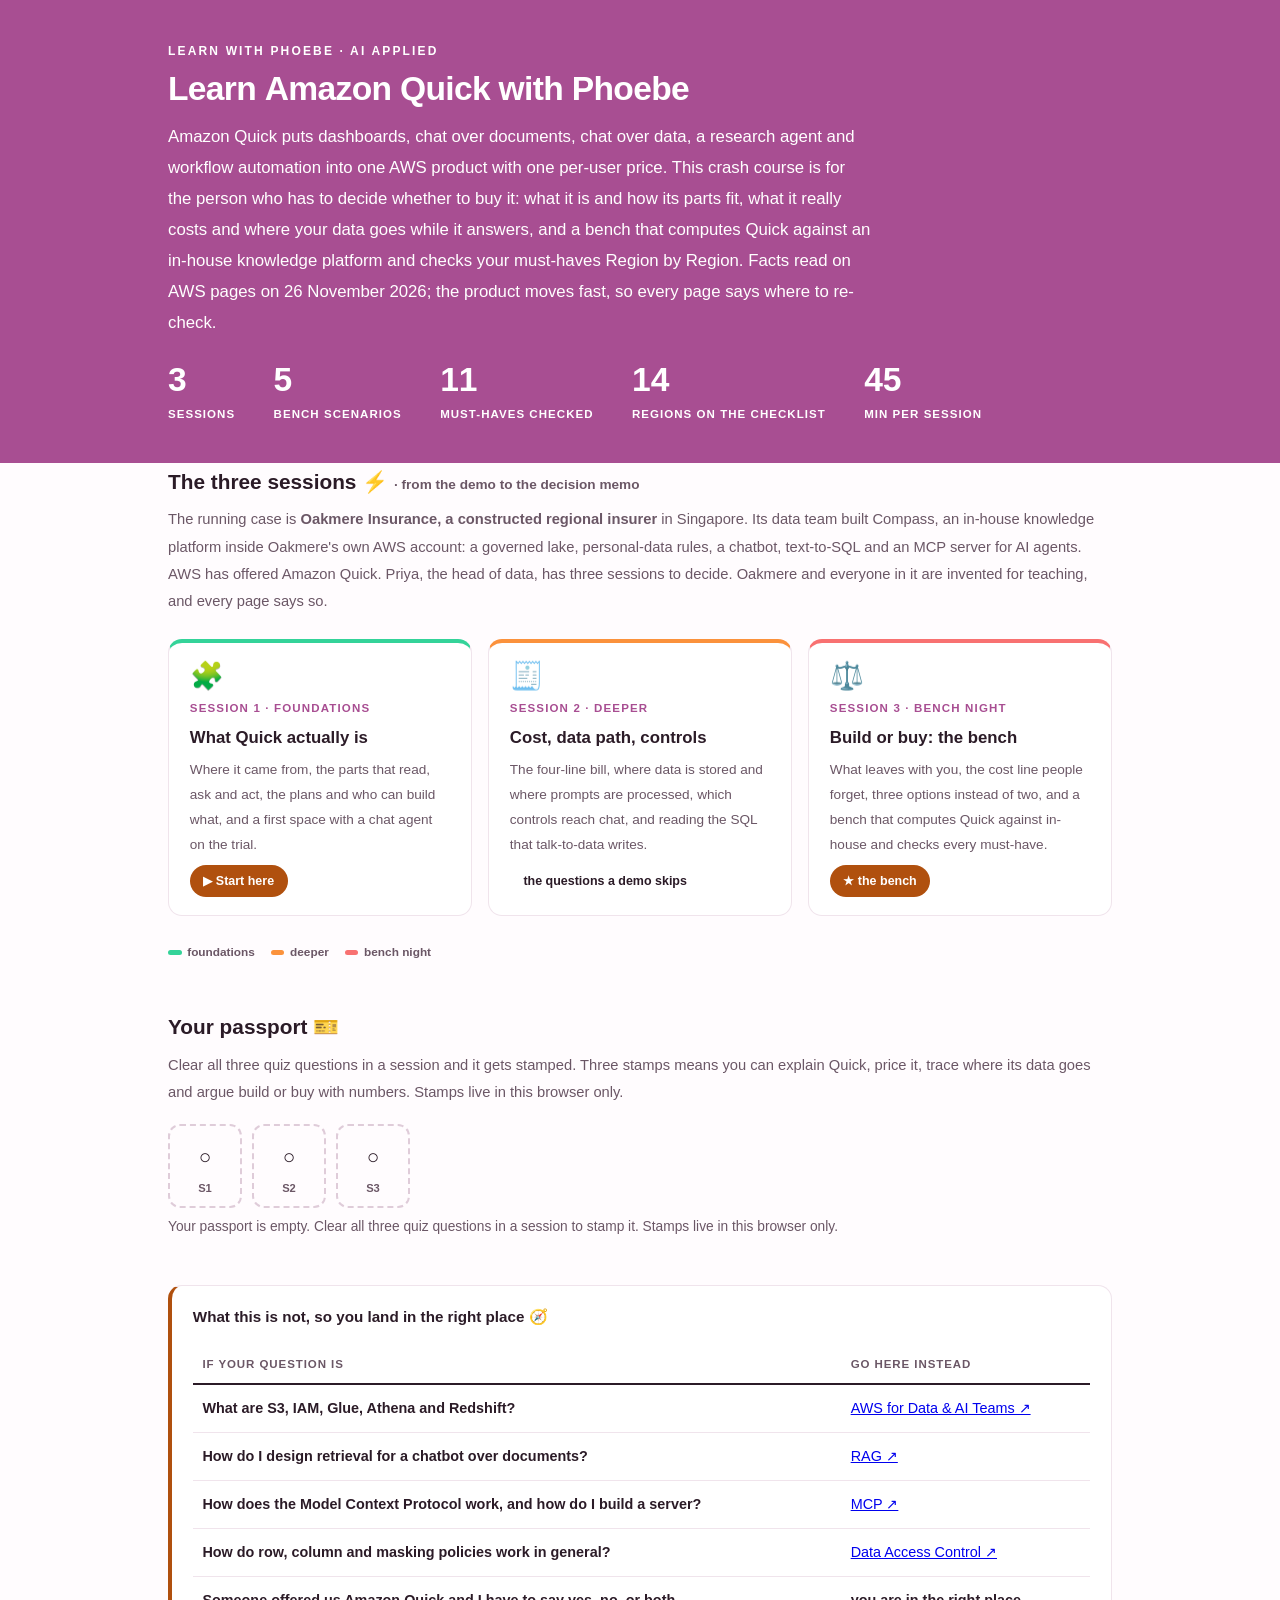
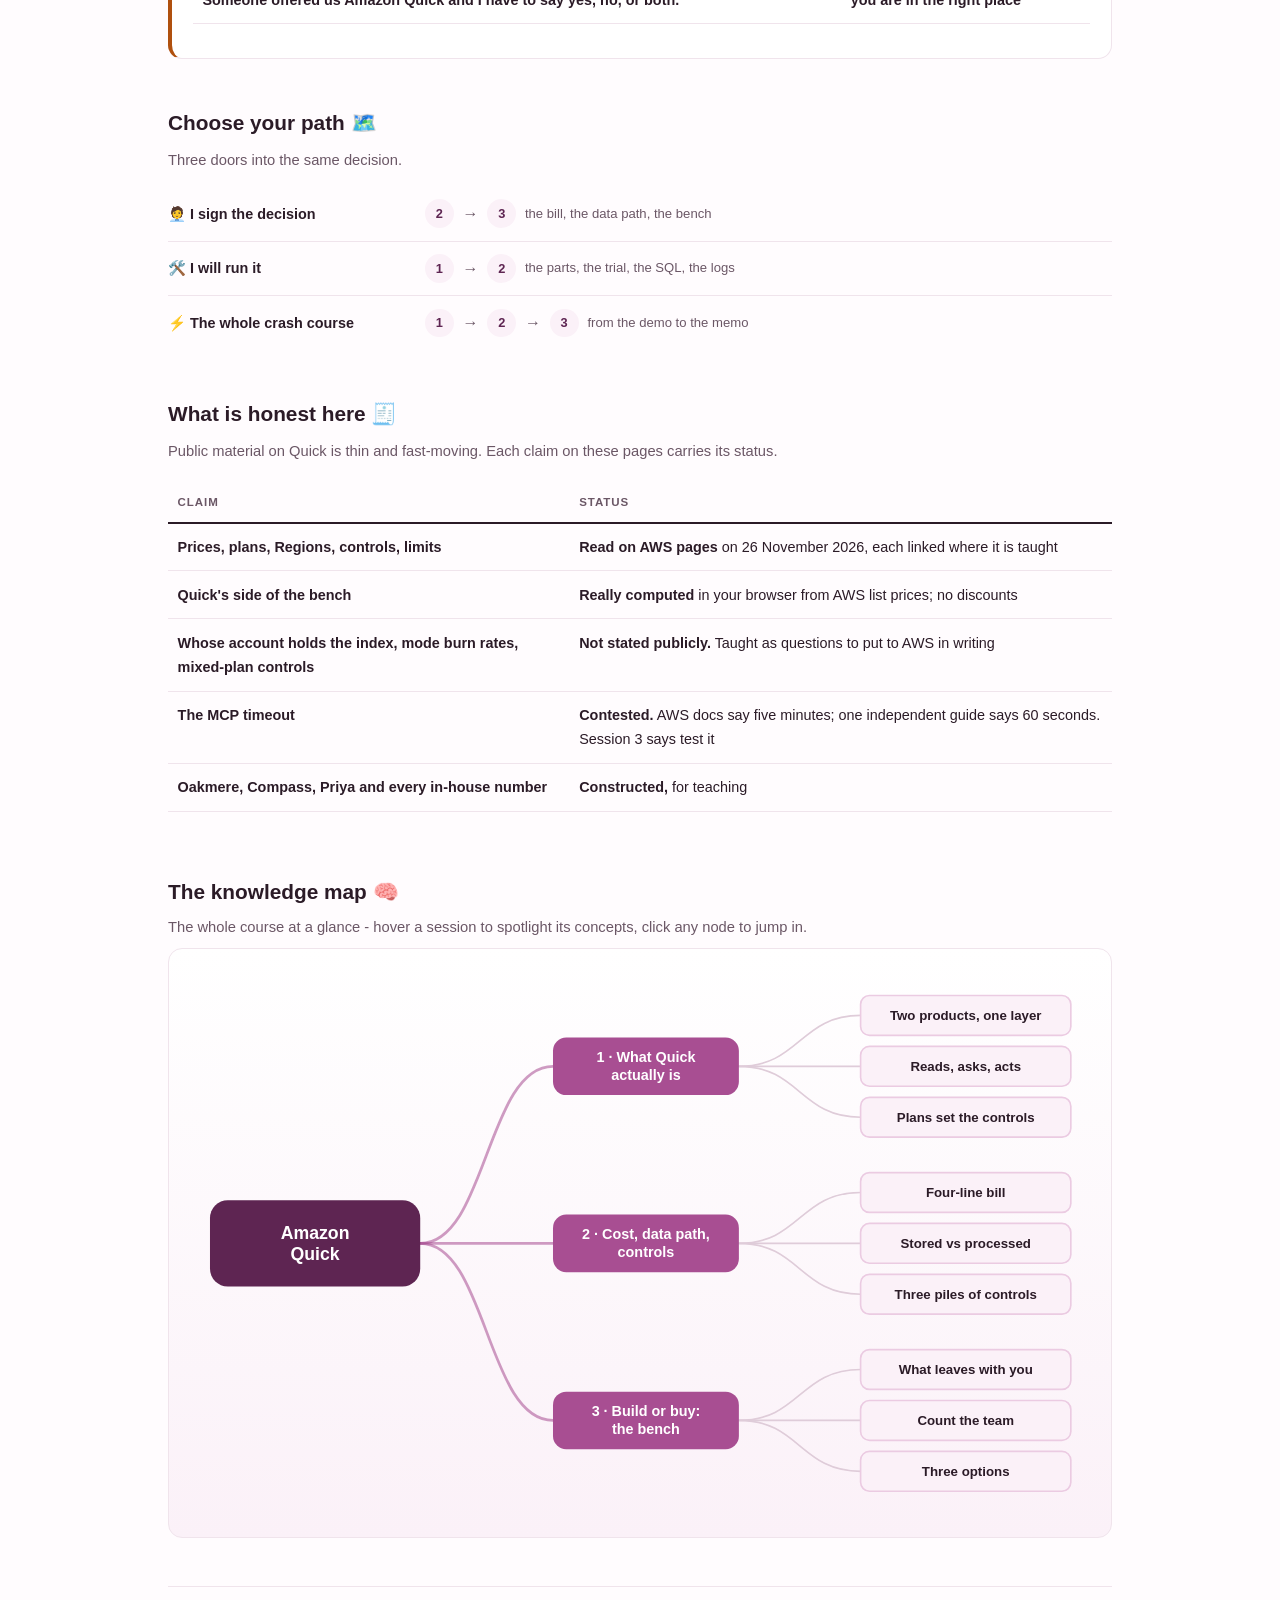
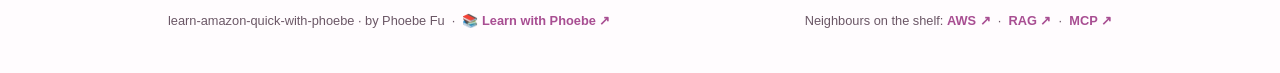
<file: index.html>
<!DOCTYPE html>
<html lang="en">
<head>
<meta charset="UTF-8">
<meta name="viewport" content="width=device-width, initial-scale=1.0">
<!-- social:start -->
<meta name="description" content="A three-session crash course on Amazon Quick, AWS's agentic workspace: what it is and how its parts fit, what it costs and where your data goes, and a computed build-or-buy bench against an in-house knowledge platform. Free, by Phoebe Fu.">
<meta property="og:type" content="website">
<meta property="og:site_name" content="Learn with Phoebe">
<meta property="og:title" content="Learn Amazon Quick with Phoebe">
<meta property="og:description" content="Three sessions: what Quick is, what it costs and where data goes, and a build-or-buy bench computed in your browser.">
<meta property="og:url" content="https://phoebefu6.github.io/learn-amazon-quick-with-phoebe/">
<meta property="og:image" content="https://phoebefu6.github.io/learn-amazon-quick-with-phoebe/assets/og-cover.png">
<meta property="og:image:width" content="1200">
<meta property="og:image:height" content="630">
<meta name="twitter:card" content="summary_large_image">
<meta name="twitter:title" content="Learn Amazon Quick with Phoebe">
<meta name="twitter:description" content="Buy Quick, keep building, or both? Three sessions and a computed bench.">
<meta name="twitter:image" content="https://phoebefu6.github.io/learn-amazon-quick-with-phoebe/assets/og-cover.png">
<!-- social:end -->
<title>Learn Amazon Quick with Phoebe</title>
<link rel="stylesheet" href="assets/style.css?v=4">
<style>

  .stats-row { display: flex; gap: 2.4rem; margin-top: 1.5rem; flex-wrap: wrap; }
  .stat b { display: block; font-size: 2.1rem; font-weight: 800; line-height: 1.05; font-variant-numeric: tabular-nums; }
  .stat span { font-size: .72rem; opacity: 1; text-transform: uppercase; letter-spacing: .09em; font-weight: 600; }

  .course-grid { display: grid; grid-template-columns: repeat(auto-fit, minmax(17rem, 1fr)); gap: 1rem; margin-top: 1.5rem; }
  .course-card {
    border: 1px solid var(--hairline);
    border-top: 4px solid var(--diff, var(--indigo));
    border-radius: var(--radius);
    padding: 1.2rem 1.3rem 1.1rem;
    display: flex;
    flex-direction: column;
    gap: .5rem;
    text-decoration: none;
    color: var(--ink);
    background: #fff;
    transition: box-shadow .15s ease, border-color .15s ease, transform .15s ease;
    position: relative;
  }
  .course-card:hover { border-color: var(--indigo-soft); border-top-color: var(--diff, var(--indigo)); box-shadow: 0 8px 28px rgba(var(--shadow-rgb),.16); transform: translateY(-3px); }
  .course-card .cicon { font-size: 1.7rem; line-height: 1; }
  .course-card .cnum { font-size: .72rem; font-weight: 700; color: var(--indigo); text-transform: uppercase; letter-spacing: .1em; }
  .course-card h3 { font-size: 1.05rem; font-weight: 800; line-height: 1.3; }
  .course-card p { font-size: .85rem; color: var(--muted); flex: 1; }
  .course-card .meta { display: flex; gap: .4rem; flex-wrap: wrap; }

  .diff-legend { display: flex; gap: 1rem; margin-top: 1.6rem; font-size: .74rem; color: var(--muted); font-weight: 600; flex-wrap: wrap; }
  .diff-legend i { display: inline-block; width: .85rem; height: .35rem; border-radius: 999px; margin-right: .35rem; vertical-align: middle; }

  .paths { margin-top: 2.6rem; }
  .paths h2 { font-size: 1.3rem; font-weight: 800; margin-bottom: .3rem; }
  .paths .plede { color: var(--muted); font-size: .92rem; margin-bottom: .8rem; }
  .path { display: flex; gap: .55rem; align-items: center; padding: .75rem 0; border-bottom: .5px solid var(--hairline); flex-wrap: wrap; }
  .path:last-child { border-bottom: none; }
  .path b { min-width: 15.5rem; font-size: .9rem; }
  .path .pstep { background: var(--indigo-50); color: var(--indigo-deep); border-radius: 999px; padding: .16rem .68rem; font-weight: 700; font-size: .8rem; text-decoration: none; transition: all .12s ease; }
  .path .pstep:hover { background: var(--indigo); color: #fff; }
  .path .parr { color: var(--muted); font-weight: 700; }

  .mm-section { margin-top: 1.6rem; }
  .mm-section h2 { font-size: 1.3rem; font-weight: 800; margin-bottom: .2rem; }
  .mm-section .mm-lede { color: var(--muted); font-size: .92rem; margin-bottom: .4rem; }
  .mm-wrap { border: 1px solid var(--hairline); border-radius: var(--radius); background: linear-gradient(180deg,#fff,var(--indigo-50)); padding: .6rem; overflow-x: auto; }
  .mm-svg { width: 100%; height: auto; display: block; max-width: 60rem; margin: 0 auto; min-width: 34rem; }
  .mm-link { cursor: pointer; text-decoration: none; }
  .mm-node rect { transition: opacity .15s ease, filter .15s ease; }
  .mm-node text { pointer-events: none; }
  .mm-link:hover .mm-node rect { filter: brightness(1.06); }
  .mm-edge { transition: opacity .15s ease; }

  .not-this { border: 1px solid var(--hairline); border-left: 4px solid var(--clay); border-radius: var(--radius); background: #fff; padding: 1.1rem 1.3rem; margin-top: 1.2rem; }
  .not-this h3 { font-size: .95rem; font-weight: 800; margin-bottom: .5rem; }
</style>
</head>
<body>
<header class="masthead">
  <div class="wrap">
    <div class="eyebrow">Learn with Phoebe · AI applied</div>
    <h1>Learn <span class="accent">Amazon Quick</span> with Phoebe</h1>
    <p class="sub">Amazon Quick puts dashboards, chat over documents, chat over data, a research agent and workflow automation into one AWS product with one per-user price. This crash course is for the person who has to decide whether to buy it: what it is and how its parts fit, what it really costs and where your data goes while it answers, and a bench that computes Quick against an in-house knowledge platform and checks your must-haves Region by Region. Facts read on AWS pages on 26 November 2026; the product moves fast, so every page says where to re-check.</p>
    <div class="stats-row">
      <div class="stat"><b data-count="3">3</b><span>sessions</span></div>
      <div class="stat"><b data-count="5">5</b><span>bench scenarios</span></div>
      <div class="stat"><b data-count="11">11</b><span>must-haves checked</span></div>
      <div class="stat"><b data-count="14">14</b><span>Regions on the checklist</span></div>
      <div class="stat"><b data-count="45">45</b><span>min per session</span></div>
    </div>
  </div>
</header>
<main class="wrap">
  <section class="section">
    <div class="paths" style="margin-top:0">
      <h2>The three sessions ⚡ <span style="font-size:.85rem;font-weight:600;color:var(--muted)">· from the demo to the decision memo</span></h2>
      <p class="plede">The running case is <strong>Oakmere Insurance, a constructed regional insurer</strong> in Singapore. Its data team built Compass, an in-house knowledge platform inside Oakmere's own AWS account: a governed lake, personal-data rules, a chatbot, text-to-SQL and an MCP server for AI agents. AWS has offered Amazon Quick. Priya, the head of data, has three sessions to decide. Oakmere and everyone in it are invented for teaching, and every page says so.</p>
    </div>
    <div class="course-grid">
      <a class="course-card" href="courses/01-what-quick-is.html" style="--diff:#34D399">
        <span class="cicon">🧩</span>
        <span class="cnum">Session 1 · foundations</span>
        <h3>What Quick actually is</h3>
        <p>Where it came from, the parts that read, ask and act, the plans and who can build what, and a first space with a chat agent on the trial.</p>
        <span class="meta"><span class="pill amber">▶ Start here</span></span>
      </a>
      <a class="course-card" href="courses/02-cost-data-path-controls.html" style="--diff:#FB923C">
        <span class="cicon">🧾</span>
        <span class="cnum">Session 2 · deeper</span>
        <h3>Cost, data path, controls</h3>
        <p>The four-line bill, where data is stored and where prompts are processed, which controls reach chat, and reading the SQL that talk-to-data writes.</p>
        <span class="meta"><span class="pill">the questions a demo skips</span></span>
      </a>
      <a class="course-card" href="courses/03-build-or-buy-bench.html" style="--diff:#F87171">
        <span class="cicon">⚖️</span>
        <span class="cnum">Session 3 · bench night</span>
        <h3>Build or buy: the bench</h3>
        <p>What leaves with you, the cost line people forget, three options instead of two, and a bench that computes Quick against in-house and checks every must-have.</p>
        <span class="meta"><span class="pill amber">★ the bench</span></span>
      </a>
    </div>
    <div class="diff-legend">
      <span><i style="background:#34D399"></i>foundations</span>
      <span><i style="background:#FB923C"></i>deeper</span>
      <span><i style="background:#F87171"></i>bench night</span>
    </div>
  </section>
  <section class="section">
    <div class="paths" style="margin-top:0">
      <h2>Your passport 🎫</h2>
      <p class="plede">Clear all three quiz questions in a session and it gets stamped. Three stamps means you can explain Quick, price it, trace where its data goes and argue build or buy with numbers. Stamps live in this browser only.</p>
    </div>
    <div class="pp-strip"></div>
  </section>
  <section class="section">
    <div class="not-this">
      <h3>What this is not, so you land in the right place 🧭</h3>
      <table class="clean">
        <tr><th>If your question is</th><th>Go here instead</th></tr>
        <tr><td>What are S3, IAM, Glue, Athena and Redshift?</td><td><a href="https://phoebefu6.github.io/learn-aws-with-phoebe/">AWS for Data &amp; AI Teams ↗</a></td></tr>
        <tr><td>How do I design retrieval for a chatbot over documents?</td><td><a href="https://phoebefu6.github.io/learn-rag-with-phoebe/">RAG ↗</a></td></tr>
        <tr><td>How does the Model Context Protocol work, and how do I build a server?</td><td><a href="https://phoebefu6.github.io/learn-mcp-with-phoebe/">MCP ↗</a></td></tr>
        <tr><td>How do row, column and masking policies work in general?</td><td><a href="https://phoebefu6.github.io/learn-data-access-control-with-phoebe/">Data Access Control ↗</a></td></tr>
        <tr><td><strong>Someone offered us Amazon Quick and I have to say yes, no, or both.</strong></td><td><strong>you are in the right place</strong></td></tr>
      </table>
    </div>
  </section>
  <section class="section">
    <div class="paths">
      <h2>Choose your path 🗺️</h2>
      <p class="plede">Three doors into the same decision.</p>
      <div class="path"><b>🧑‍💼 I sign the decision</b>
        <a class="pstep" href="courses/02-cost-data-path-controls.html">2</a><span class="parr">→</span>
        <a class="pstep" href="courses/03-build-or-buy-bench.html">3</a>
        <span style="font-size:.82rem;color:var(--muted)">the bill, the data path, the bench</span>
      </div>
      <div class="path"><b>🛠️ I will run it</b>
        <a class="pstep" href="courses/01-what-quick-is.html">1</a><span class="parr">→</span>
        <a class="pstep" href="courses/02-cost-data-path-controls.html">2</a>
        <span style="font-size:.82rem;color:var(--muted)">the parts, the trial, the SQL, the logs</span>
      </div>
      <div class="path"><b>⚡ The whole crash course</b>
        <a class="pstep" href="courses/01-what-quick-is.html">1</a><span class="parr">→</span>
        <a class="pstep" href="courses/02-cost-data-path-controls.html">2</a><span class="parr">→</span>
        <a class="pstep" href="courses/03-build-or-buy-bench.html">3</a>
        <span style="font-size:.82rem;color:var(--muted)">from the demo to the memo</span>
      </div>
    </div>
  </section>
  <section class="section">
    <div class="paths" style="margin-top:0">
      <h2>What is honest here 🧾</h2>
      <p class="plede">Public material on Quick is thin and fast-moving. Each claim on these pages carries its status.</p>
    </div>
    <table class="clean">
      <tr><th>Claim</th><th>Status</th></tr>
      <tr><td>Prices, plans, Regions, controls, limits</td><td><strong>Read on AWS pages</strong> on 26 November 2026, each linked where it is taught</td></tr>
      <tr><td>Quick's side of the bench</td><td><strong>Really computed</strong> in your browser from AWS list prices; no discounts</td></tr>
      <tr><td>Whose account holds the index, mode burn rates, mixed-plan controls</td><td><strong>Not stated publicly.</strong> Taught as questions to put to AWS in writing</td></tr>
      <tr><td>The MCP timeout</td><td><strong>Contested.</strong> AWS docs say five minutes; one independent guide says 60 seconds. Session 3 says test it</td></tr>
      <tr><td>Oakmere, Compass, Priya and every in-house number</td><td><strong>Constructed,</strong> for teaching</td></tr>
    </table>
  </section>
  <section class="section mm-section">
    <h2>The knowledge map 🧠</h2>
    <p class="mm-lede">The whole course at a glance - hover a session to spotlight its concepts, click any node to jump in.</p>
    <div class="mm-wrap"><div id="mindmap"></div></div>
  </section>
  <footer class="pagefoot">
    <span>learn-amazon-quick-with-phoebe · by Phoebe Fu &nbsp;·&nbsp; 📚 <a href="https://phoebefu6.github.io/learn-with-phoebe/">Learn with Phoebe ↗</a></span>
    <span>Neighbours on the shelf: <a href="https://phoebefu6.github.io/learn-aws-with-phoebe/">AWS ↗</a> &nbsp;·&nbsp; <a href="https://phoebefu6.github.io/learn-rag-with-phoebe/">RAG ↗</a> &nbsp;·&nbsp; <a href="https://phoebefu6.github.io/learn-mcp-with-phoebe/">MCP ↗</a></span>
  </footer>
</main>
<script>
window.MINDMAP_DATA = {
 "title": "Amazon\nQuick",
 "centerColor": "#5E2552",
 "sessions": [
  {
   "label": "What Quick\nactually is",
   "href": "courses/01-what-quick-is.html",
   "color": "#34D399",
   "concepts": [
    {
     "label": "Two products, one layer",
     "href": "courses/01-what-quick-is.html#part-1"
    },
    {
     "label": "Reads, asks, acts",
     "href": "courses/01-what-quick-is.html#part-2"
    },
    {
     "label": "Plans set the controls",
     "href": "courses/01-what-quick-is.html#part-3"
    }
   ]
  },
  {
   "label": "Cost, data path,\ncontrols",
   "href": "courses/02-cost-data-path-controls.html",
   "color": "#FB923C",
   "concepts": [
    {
     "label": "Four-line bill",
     "href": "courses/02-cost-data-path-controls.html#part-1"
    },
    {
     "label": "Stored vs processed",
     "href": "courses/02-cost-data-path-controls.html#part-2"
    },
    {
     "label": "Three piles of controls",
     "href": "courses/02-cost-data-path-controls.html#part-3"
    }
   ]
  },
  {
   "label": "Build or buy:\nthe bench",
   "href": "courses/03-build-or-buy-bench.html",
   "color": "#F87171",
   "concepts": [
    {
     "label": "What leaves with you",
     "href": "courses/03-build-or-buy-bench.html#part-1"
    },
    {
     "label": "Count the team",
     "href": "courses/03-build-or-buy-bench.html#part-2"
    },
    {
     "label": "Three options",
     "href": "courses/03-build-or-buy-bench.html#part-3"
    }
   ]
  }
 ]
};
</script>
<script src="assets/mindmap.js?v=1"></script>
<script src="assets/app.js?v=1"></script>
</body>
</html>
</file>
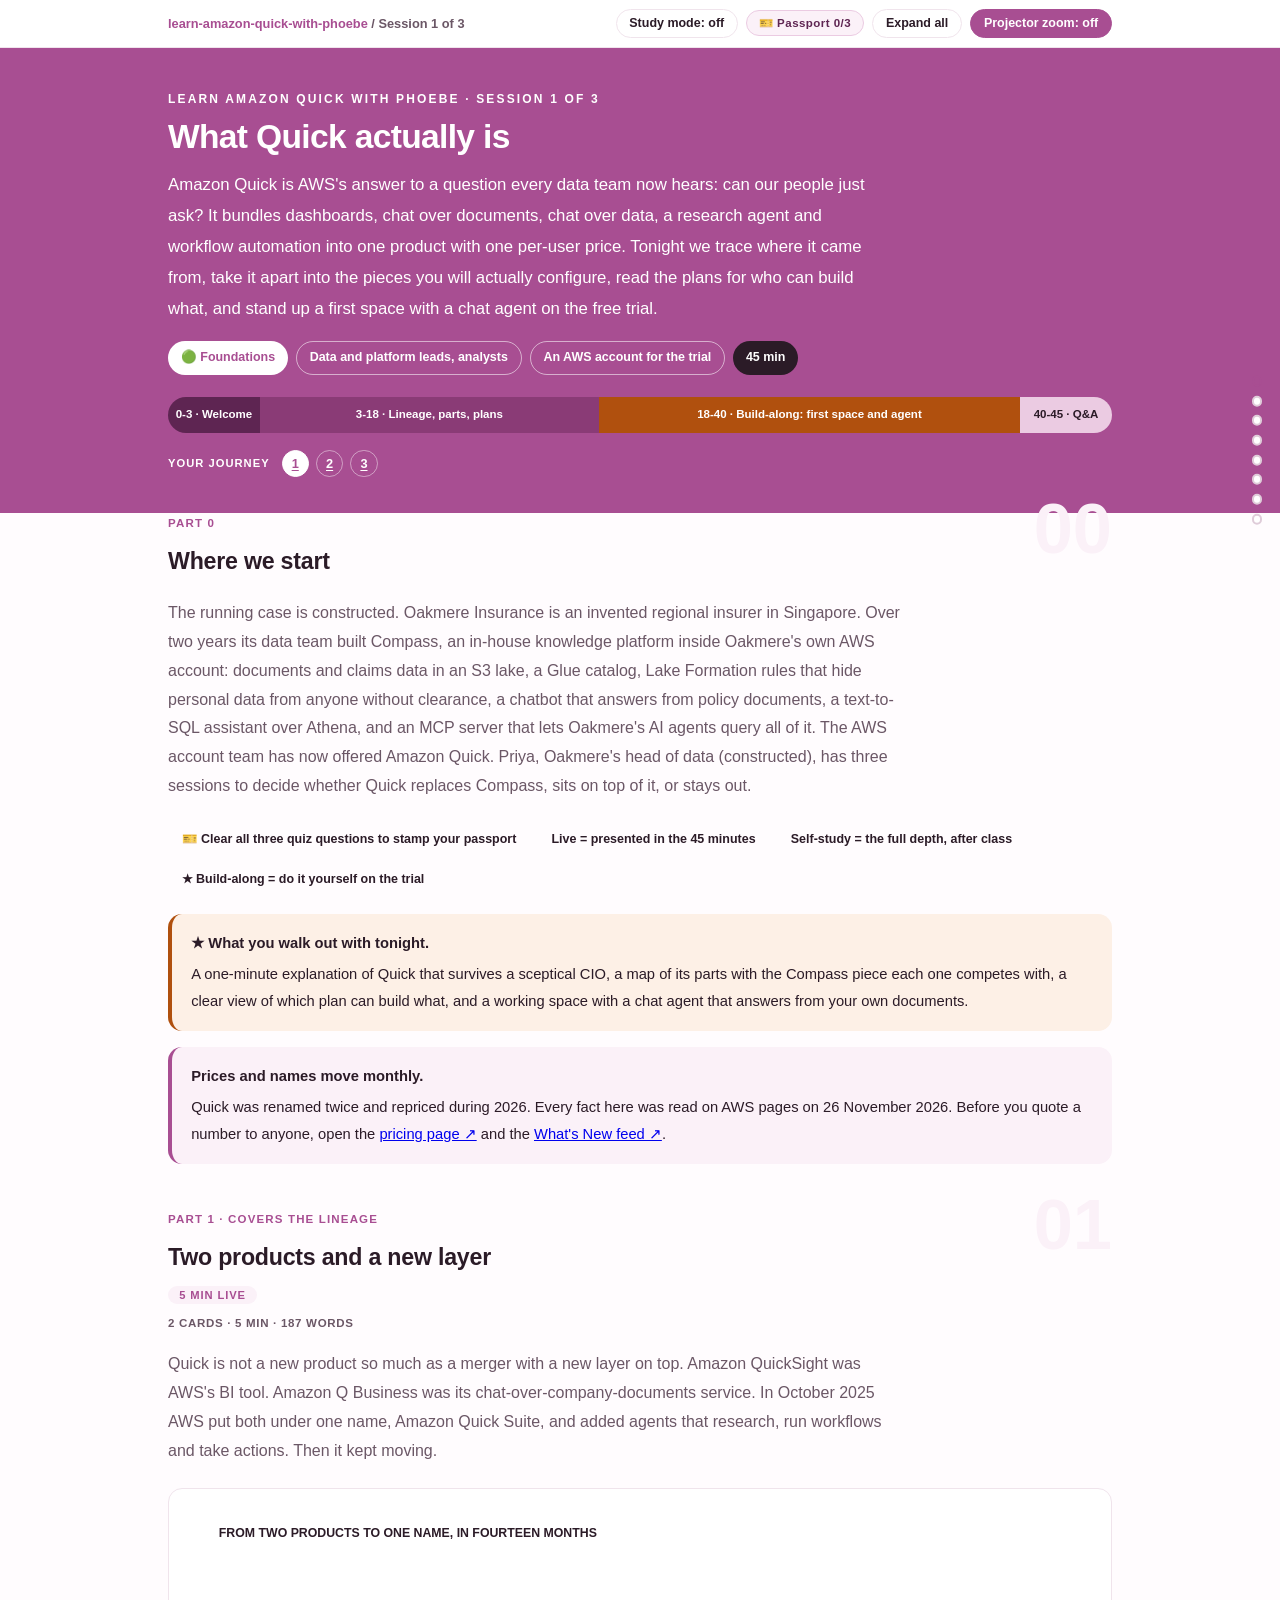
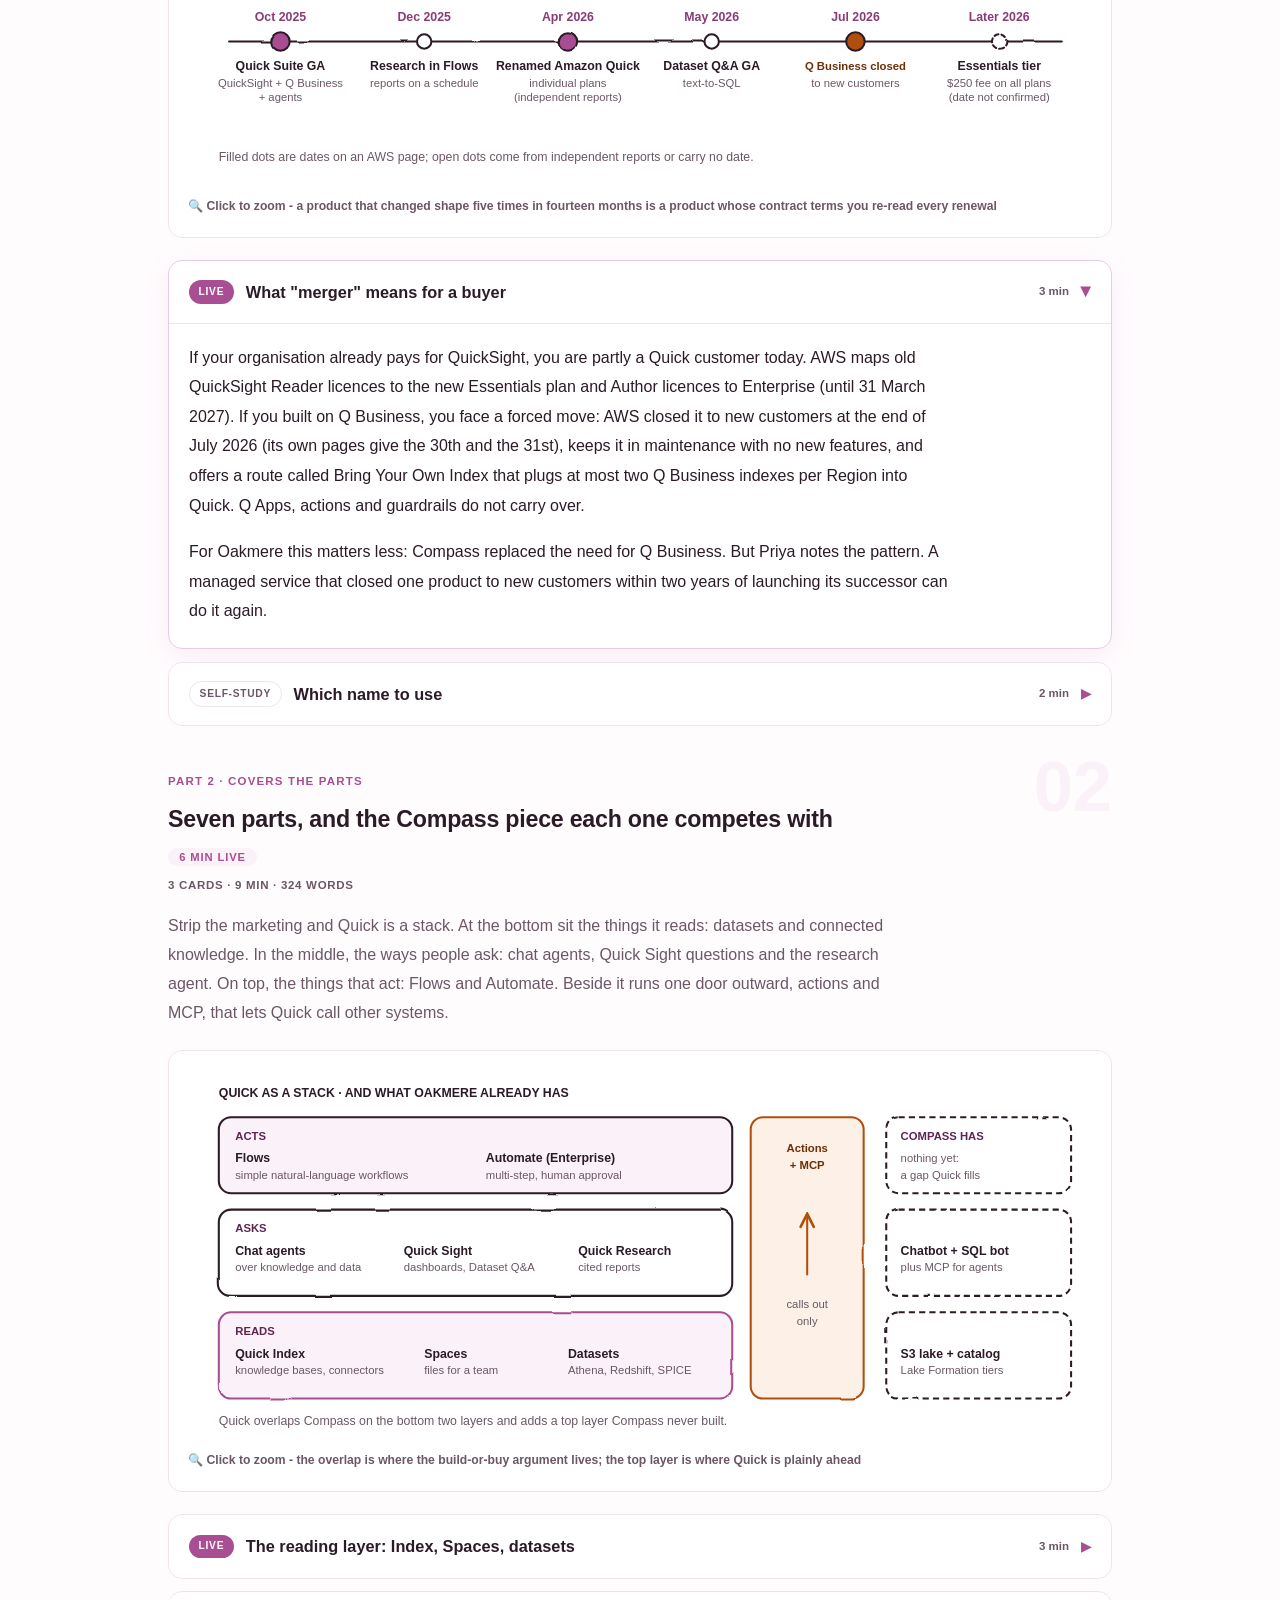
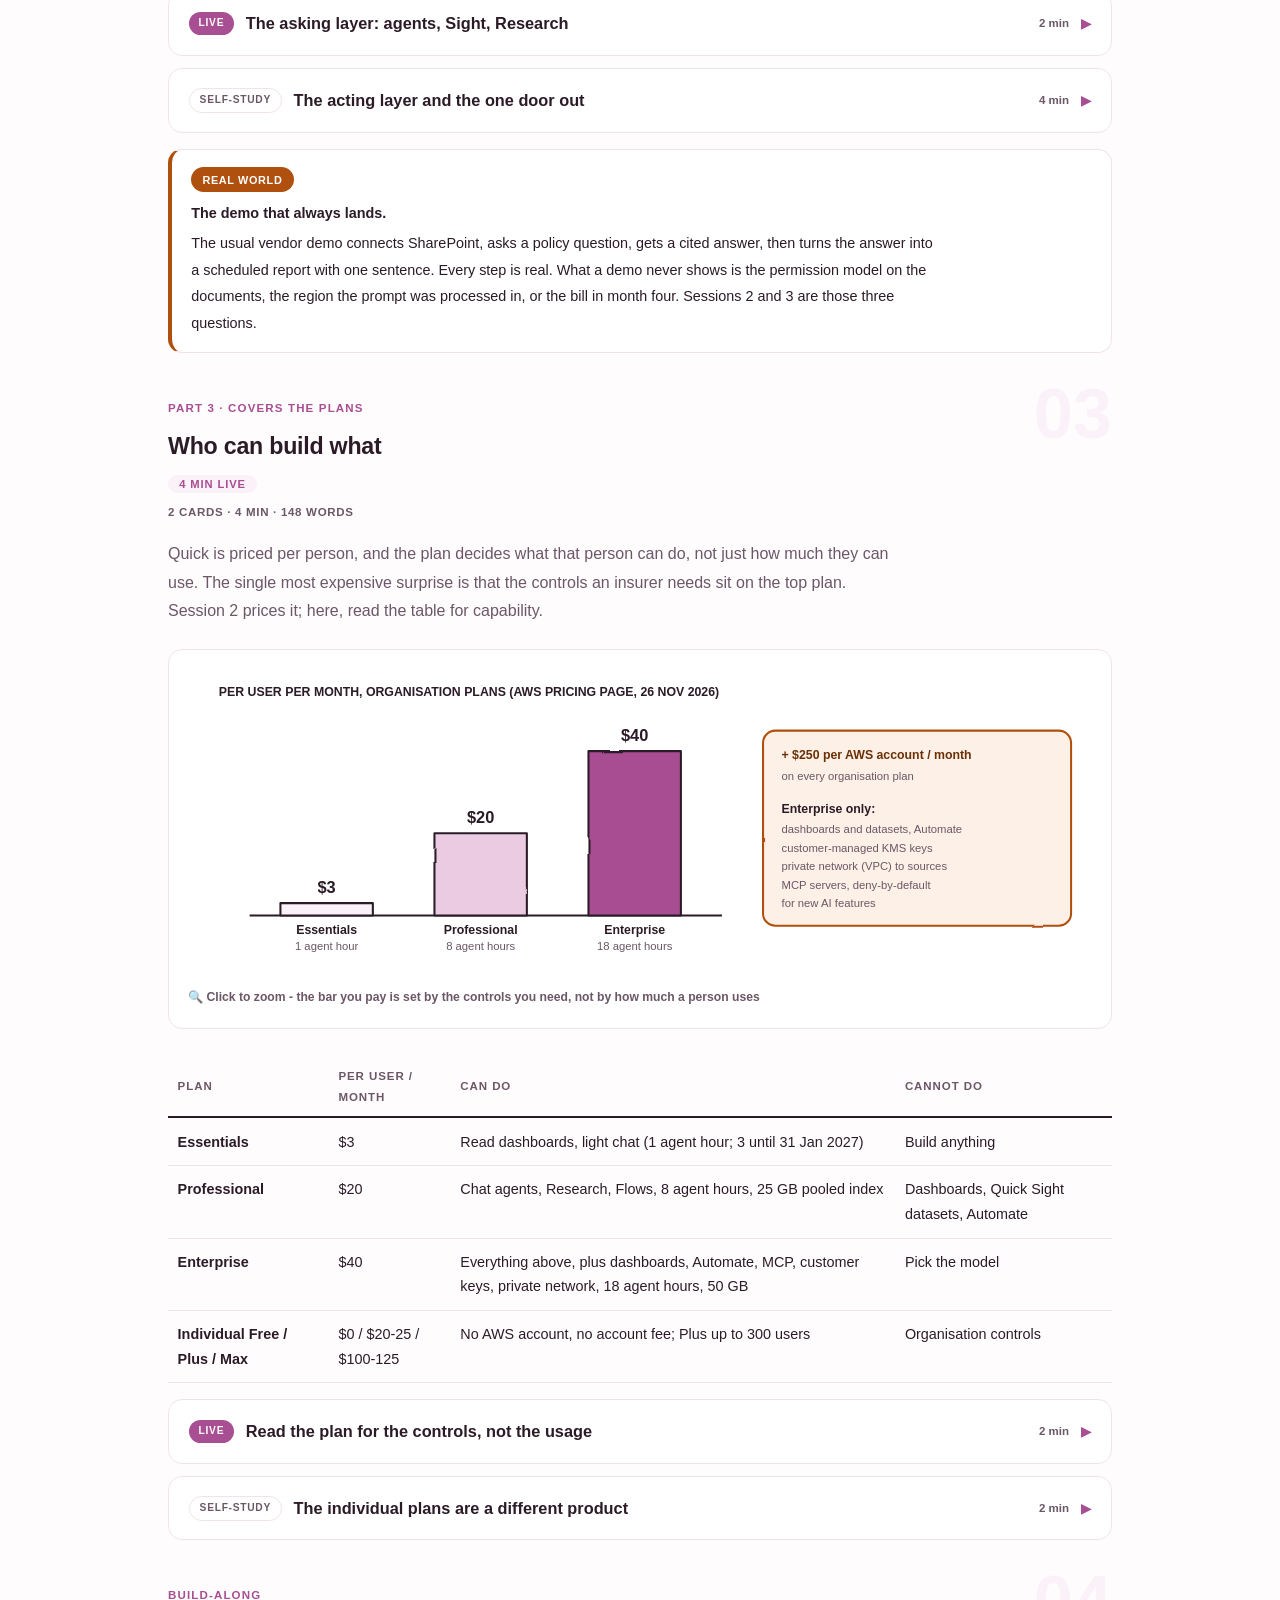
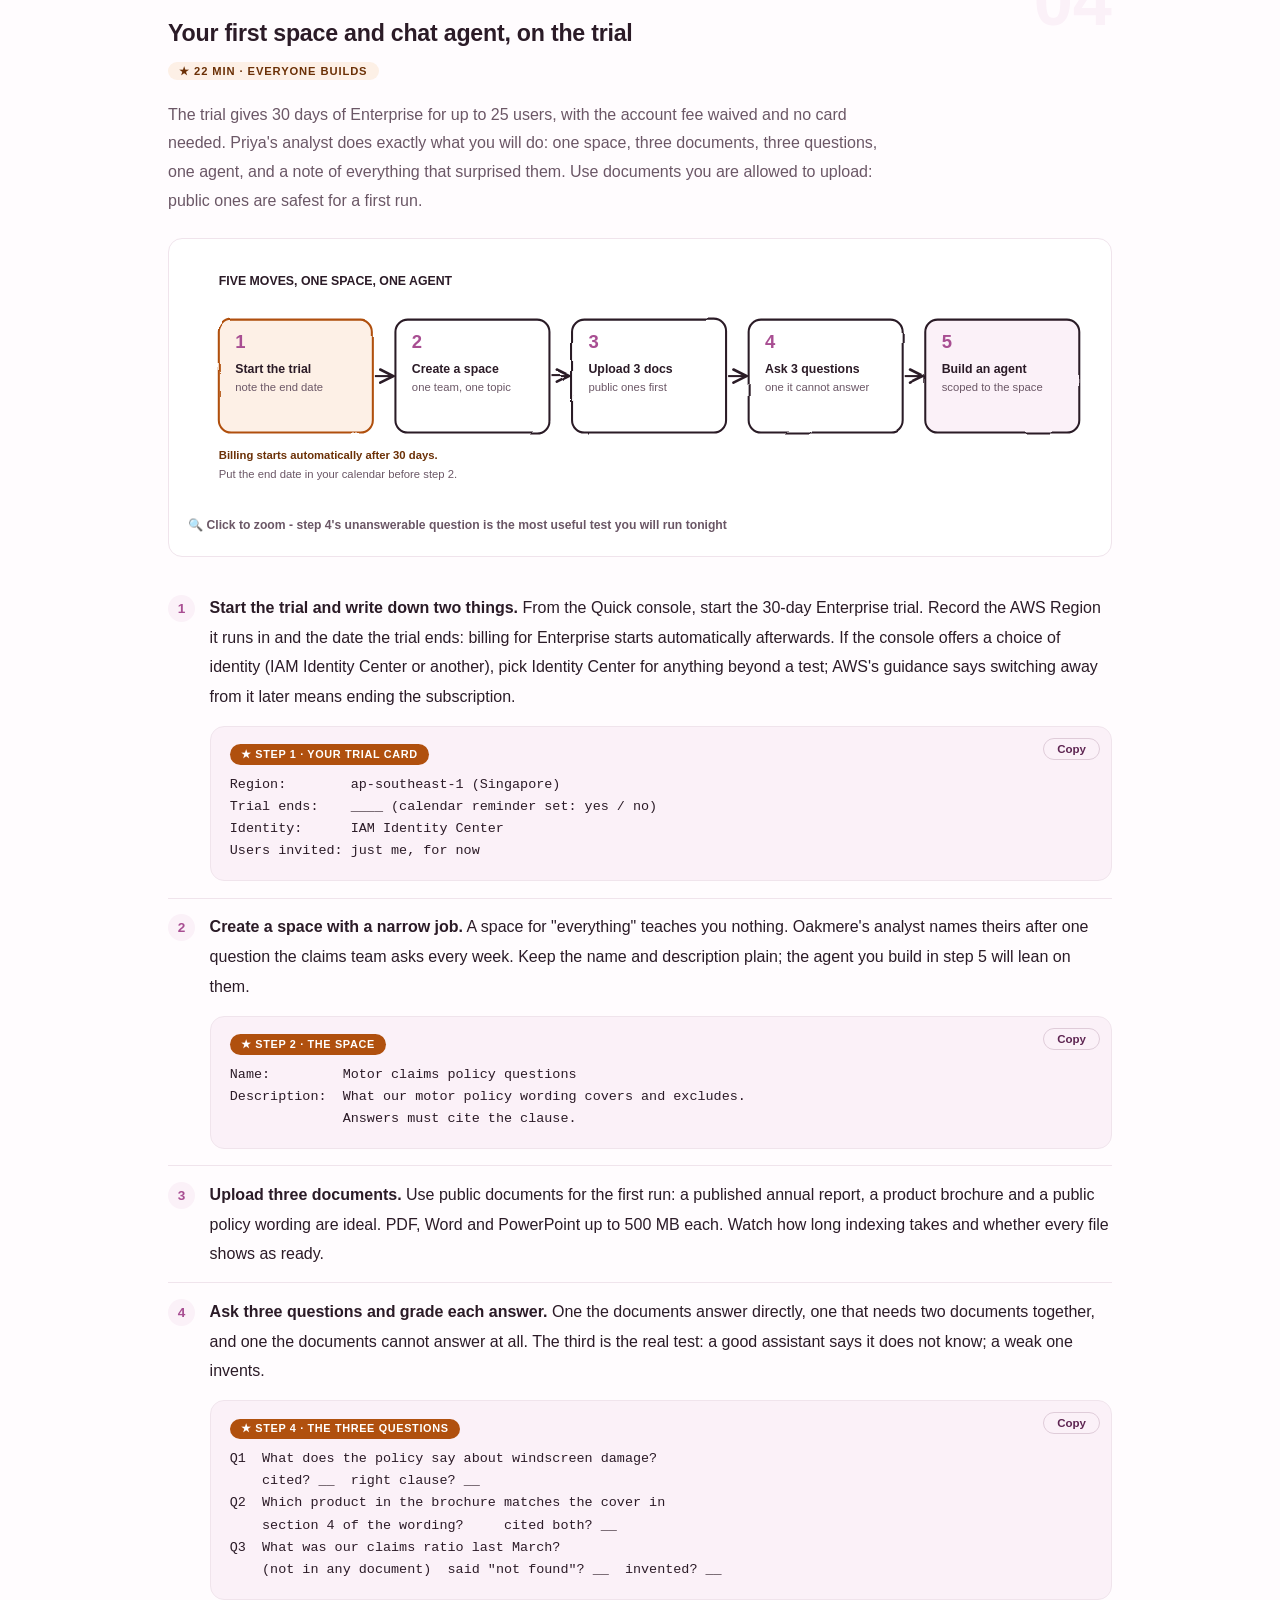
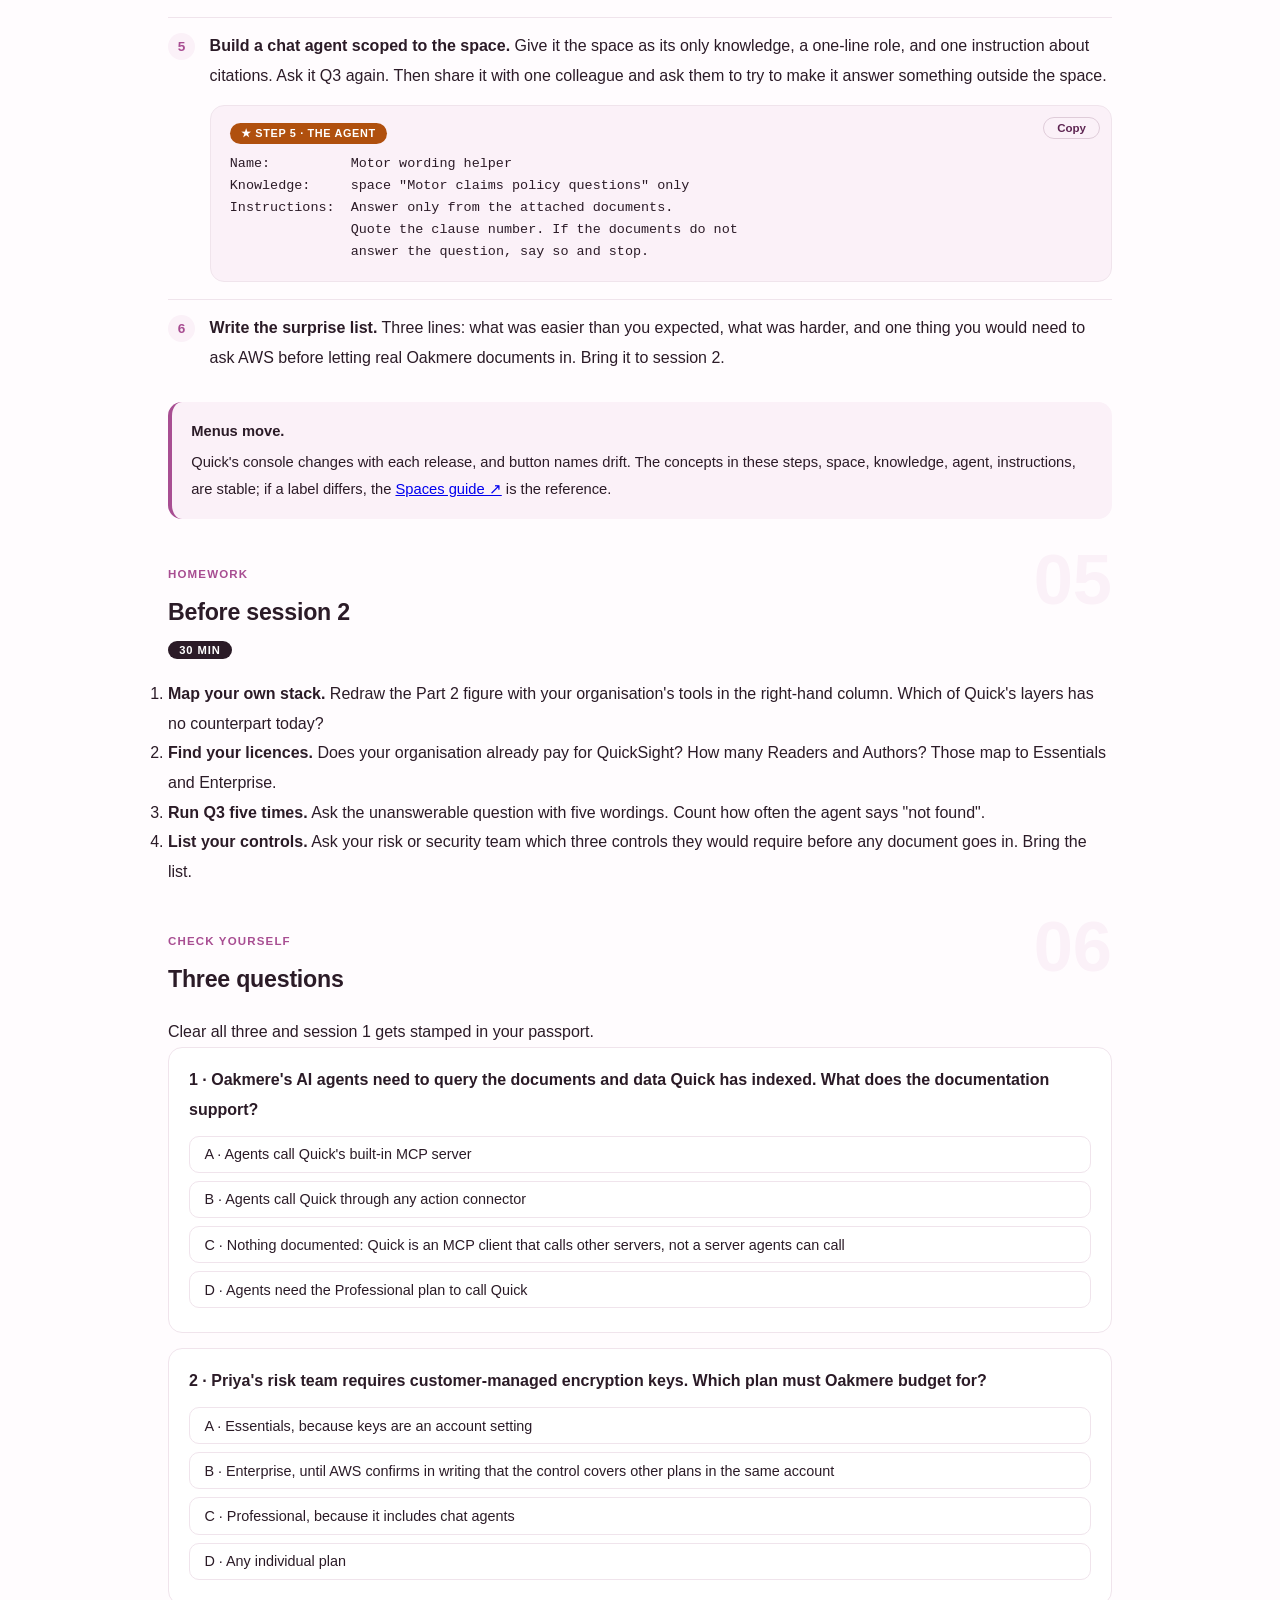
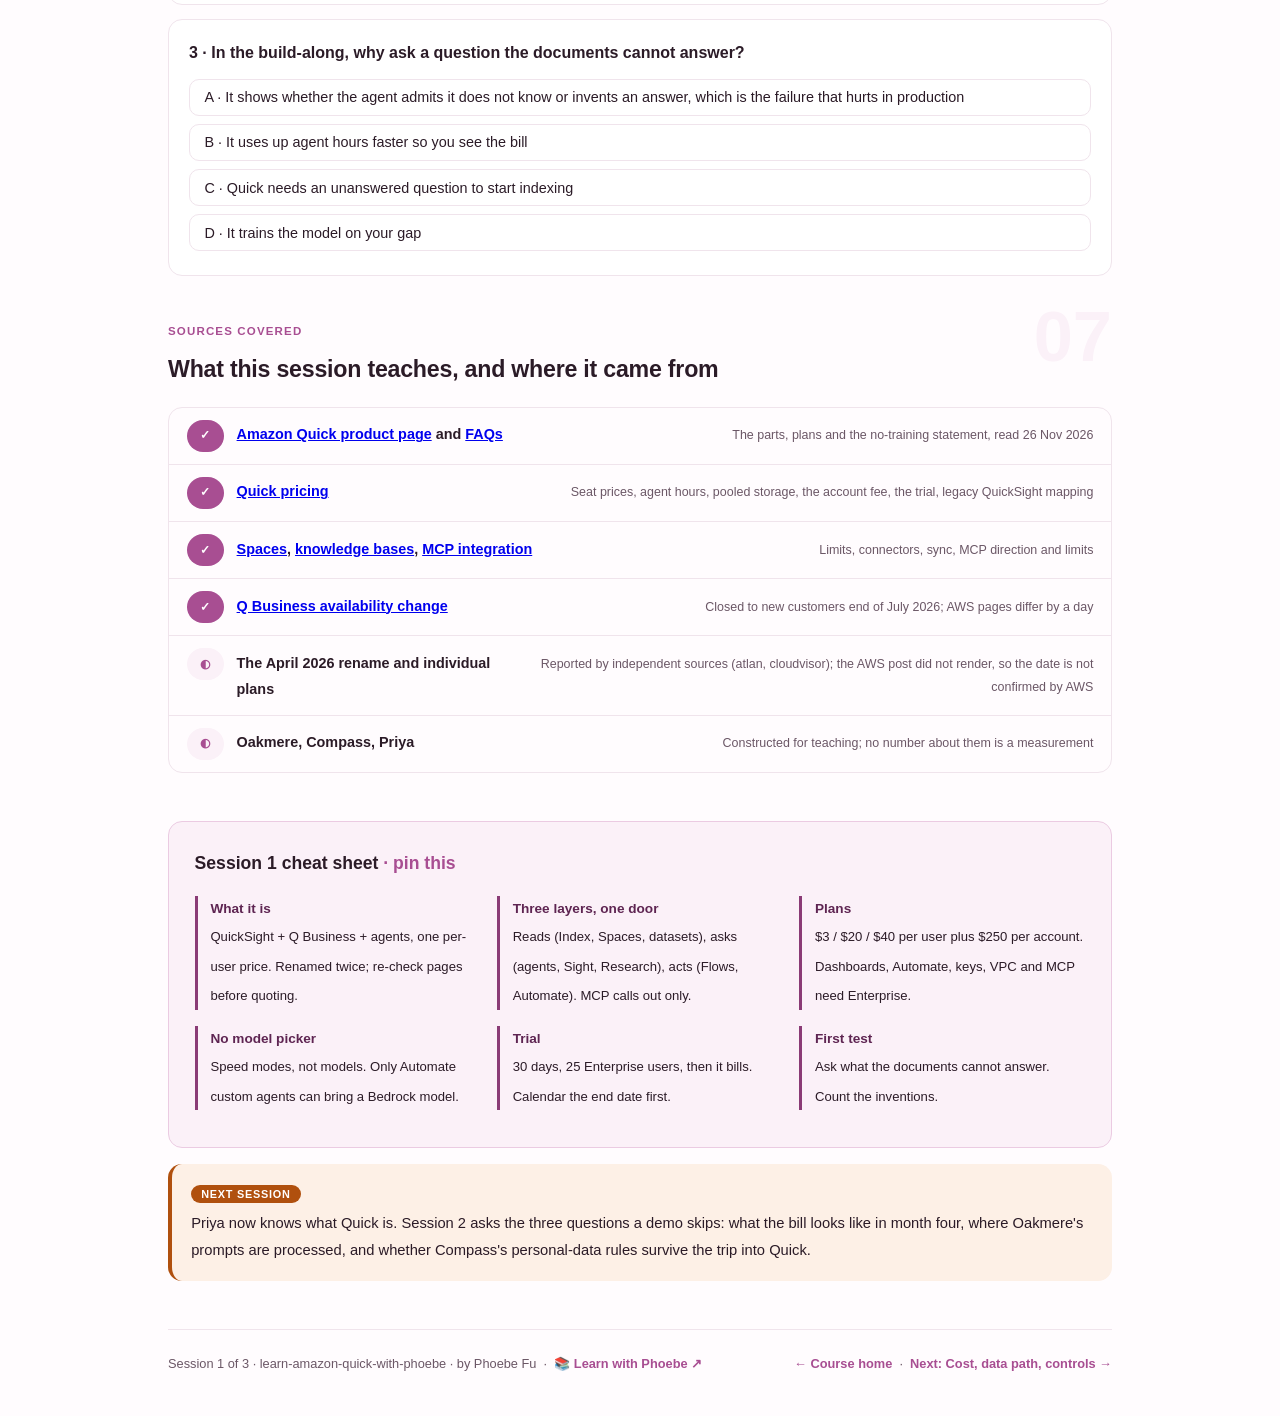
<file: courses/01-what-quick-is.html>
<!DOCTYPE html>
<html lang="en">
<head>
<meta charset="UTF-8">
<meta name="viewport" content="width=device-width, initial-scale=1.0">
<!-- social:start -->
<meta name="description" content="Session 1 of 3. What Amazon Quick is: where it came from (QuickSight and Q Business), the parts that make it up, the plans and who can build what, and a first space with a chat agent on the 30-day trial.">
<meta property="og:type" content="article">
<meta property="og:site_name" content="Learn with Phoebe">
<meta property="og:title" content="What Quick actually is - learn amazon quick with phoebe">
<meta property="og:description" content="Session 1 of 3. The lineage, the parts, the plans, and your first space and chat agent.">
<meta property="og:url" content="https://phoebefu6.github.io/learn-amazon-quick-with-phoebe/courses/01-what-quick-is.html">
<meta property="og:image" content="https://phoebefu6.github.io/learn-amazon-quick-with-phoebe/assets/og-cover.png">
<meta property="og:image:width" content="1200">
<meta property="og:image:height" content="630">
<meta name="twitter:card" content="summary_large_image">
<meta name="twitter:title" content="What Quick actually is - learn amazon quick with phoebe">
<meta name="twitter:description" content="Session 1 of 3. The lineage, the parts, the plans, and your first space and chat agent.">
<meta name="twitter:image" content="https://phoebefu6.github.io/learn-amazon-quick-with-phoebe/assets/og-cover.png">
<!-- social:end -->
<title>Session 1 · What Quick actually is - learn amazon quick with phoebe</title>
<link rel="stylesheet" href="../assets/style.css?v=4">
</head>
<body>

<div class="toolbar">
  <div class="wrap">
    <span class="crumb"><a href="../index.html">learn-amazon-quick-with-phoebe</a> / Session 1 of 3</span>
    <button class="btn" id="toggle-all" type="button">Expand all</button>
    <button class="btn primary" id="zoom-toggle" type="button">Projector zoom: off</button>
  </div>
</div>

<header class="masthead">
  <div class="wrap">
    <div class="eyebrow">Learn Amazon Quick with Phoebe · Session 1 of 3</div>
    <h1>What <span class="accent">Quick</span> actually is</h1>
    <p class="sub">Amazon Quick is AWS's answer to a question every data team now hears: can our people just ask? It bundles dashboards, chat over documents, chat over data, a research agent and workflow automation into one product with one per-user price. Tonight we trace where it came from, take it apart into the pieces you will actually configure, read the plans for who can build what, and stand up a first space with a chat agent on the free trial.</p>
    <div class="chip-row">
      <span class="chip level">🟢 Foundations</span>
      <span class="chip audience">Data and platform leads, analysts</span>
      <span class="chip audience">An AWS account for the trial</span>
      <span class="chip time">45 min</span>
    </div>
    <div class="agenda">
      <span class="a1" style="flex:1">0-3 · Welcome</span>
      <span class="a2" style="flex:4">3-18 · Lineage, parts, plans</span>
      <span class="a3" style="flex:5">18-40 · Build-along: first space and agent</span>
      <span class="a4" style="flex:1">40-45 · Q&amp;A</span>
    </div>
  </div>
</header>

<main class="wrap">

  <section class="section" id="intro">
    <div class="section-kicker">
      <span class="klabel">Part 0</span>
      <h2>Where we start</h2>
    </div>
    <p class="lede">The running case is constructed. Oakmere Insurance is an invented regional insurer in Singapore. Over two years its data team built Compass, an in-house knowledge platform inside Oakmere's own AWS account: documents and claims data in an S3 lake, a Glue catalog, Lake Formation rules that hide personal data from anyone without clearance, a chatbot that answers from policy documents, a text-to-SQL assistant over Athena, and an MCP server that lets Oakmere's AI agents query all of it. The AWS account team has now offered Amazon Quick. Priya, Oakmere's head of data (constructed), has three sessions to decide whether Quick replaces Compass, sits on top of it, or stays out.</p>

    <div class="legend">
      <span class="pill">🎫 Clear all three quiz questions to stamp your passport</span>
      <span class="pill">Live = presented in the 45 minutes</span>
      <span class="pill">Self-study = the full depth, after class</span>
      <span class="pill">★ Build-along = do it yourself on the trial</span>
    </div>

    <div class="callout win">
      <p><strong>★ What you walk out with tonight.</strong> A one-minute explanation of Quick that survives a sceptical CIO, a map of its parts with the Compass piece each one competes with, a clear view of which plan can build what, and a working space with a chat agent that answers from your own documents.</p>
    </div>

    <div class="callout tip">
      <p><strong>Prices and names move monthly.</strong> Quick was renamed twice and repriced during 2026. Every fact here was read on AWS pages on 26 November 2026. Before you quote a number to anyone, open the <a href="https://aws.amazon.com/quick/pricing/">pricing page ↗</a> and the <a href="https://aws.amazon.com/new/">What's New feed ↗</a>.</p>
    </div>
  </section>

  <section class="section" id="part-1">
    <div class="section-kicker">
      <span class="klabel">Part 1 · covers the lineage</span>
      <h2>Two products and a new layer</h2>
      <span class="tag concept">5 min live</span>
    </div>
    <p class="lede">Quick is not a new product so much as a merger with a new layer on top. Amazon QuickSight was AWS's BI tool. Amazon Q Business was its chat-over-company-documents service. In October 2025 AWS put both under one name, Amazon Quick Suite, and added agents that research, run workflows and take actions. Then it kept moving.</p>

    <figure class="zoomable">
      <svg viewBox="0 0 880 270" xmlns="http://www.w3.org/2000/svg" role="img" aria-label="Timeline from October 2025 to late 2026: Quick Suite generally available October 2025; Research inside Flows December 2025; renamed Amazon Quick with individual plans April 2026, reported by independent sources; Dataset Q and A generally available May 2026; Q Business closed to new customers end of July 2026; Essentials tier and the account fee on every organisation plan later in 2026, date not confirmed.">
        <defs>
          <filter id="q1aSk" x="-3%" y="-3%" width="106%" height="106%"><feTurbulence type="fractalNoise" baseFrequency="0.02" numOctaves="2" seed="7" result="n"/><feDisplacementMap in="SourceGraphic" in2="n" scale="2.2" xChannelSelector="R" yChannelSelector="G"/></filter>
        </defs>
        <style>
          .q1aH { font: 800 12px Inter, sans-serif; fill: #2B1B27; }
          .q1aD { font: 800 12px Inter, sans-serif; fill: #8A3B76; }
          .q1aL { font: 600 12px Inter, sans-serif; fill: #2B1B27; }
          .q1aS { font: 400 11px Inter, sans-serif; fill: #6B5766; }
          .q1aW { font: 700 11px Inter, sans-serif; fill: #6B3006; }
          .q1aN { font: 400 12px Inter, sans-serif; fill: #6B5766; }
        </style>
        <text class="q1aH" x="30" y="28">FROM TWO PRODUCTS TO ONE NAME, IN FOURTEEN MONTHS</text>
        <g filter="url(#q1aSk)" fill="none" stroke="#2B1B27" stroke-width="2" stroke-linecap="round">
          <path d="M40 130 L850 130"/>
          <circle cx="90" cy="130" r="9" fill="#A84E92"/>
          <circle cx="230" cy="130" r="7" fill="#FFFFFF"/>
          <circle cx="370" cy="130" r="9" fill="#A84E92"/>
          <circle cx="510" cy="130" r="7" fill="#FFFFFF"/>
          <circle cx="650" cy="130" r="9" fill="#B0500E"/>
          <circle cx="790" cy="130" r="7" fill="#FFFFFF" stroke-dasharray="4 3"/>
        </g>
        <text class="q1aD" x="90" y="110" text-anchor="middle">Oct 2025</text>
        <text class="q1aL" x="90" y="158" text-anchor="middle">Quick Suite GA</text>
        <text class="q1aS" x="90" y="174" text-anchor="middle">QuickSight + Q Business</text>
        <text class="q1aS" x="90" y="188" text-anchor="middle">+ agents</text>
        <text class="q1aD" x="230" y="110" text-anchor="middle">Dec 2025</text>
        <text class="q1aL" x="230" y="158" text-anchor="middle">Research in Flows</text>
        <text class="q1aS" x="230" y="174" text-anchor="middle">reports on a schedule</text>
        <text class="q1aD" x="370" y="110" text-anchor="middle">Apr 2026</text>
        <text class="q1aL" x="370" y="158" text-anchor="middle">Renamed Amazon Quick</text>
        <text class="q1aS" x="370" y="174" text-anchor="middle">individual plans</text>
        <text class="q1aS" x="370" y="188" text-anchor="middle">(independent reports)</text>
        <text class="q1aD" x="510" y="110" text-anchor="middle">May 2026</text>
        <text class="q1aL" x="510" y="158" text-anchor="middle">Dataset Q&amp;A GA</text>
        <text class="q1aS" x="510" y="174" text-anchor="middle">text-to-SQL</text>
        <text class="q1aD" x="650" y="110" text-anchor="middle">Jul 2026</text>
        <text class="q1aW" x="650" y="158" text-anchor="middle">Q Business closed</text>
        <text class="q1aS" x="650" y="174" text-anchor="middle">to new customers</text>
        <text class="q1aD" x="790" y="110" text-anchor="middle">Later 2026</text>
        <text class="q1aL" x="790" y="158" text-anchor="middle">Essentials tier</text>
        <text class="q1aS" x="790" y="174" text-anchor="middle">$250 fee on all plans</text>
        <text class="q1aS" x="790" y="188" text-anchor="middle">(date not confirmed)</text>
        <text class="q1aN" x="30" y="246">Filled dots are dates on an AWS page; open dots come from independent reports or carry no date.</text>
      </svg>
      <figcaption>🔍 Click to zoom - a product that changed shape five times in fourteen months is a product whose contract terms you re-read every renewal</figcaption>
    </figure>

    <details class="card" open>
      <summary><span class="mode live">Live</span>What "merger" means for a buyer<span class="mini">3 min</span><span class="caret">▶</span></summary>
      <div class="body">
        <p>If your organisation already pays for QuickSight, you are partly a Quick customer today. AWS maps old QuickSight Reader licences to the new Essentials plan and Author licences to Enterprise (until 31 March 2027). If you built on Q Business, you face a forced move: AWS closed it to new customers at the end of July 2026 (its own pages give the 30th and the 31st), keeps it in maintenance with no new features, and offers a route called Bring Your Own Index that plugs at most two Q Business indexes per Region into Quick. Q Apps, actions and guardrails do not carry over.</p>
        <p>For Oakmere this matters less: Compass replaced the need for Q Business. But Priya notes the pattern. A managed service that closed one product to new customers within two years of launching its successor can do it again.</p>
      </div>
    </details>

    <details class="card">
      <summary><span class="mode self">Self-study</span>Which name to use<span class="mini">2 min</span><span class="caret">▶</span></summary>
      <div class="body">
        <p>AWS pages today say both "AWS Quick" and "Amazon Quick", and older blogs say "Amazon Quick Suite". The documentation now lives under <code>docs.aws.amazon.com/quick/</code>. Search with all three names: posts from the first months still use Quick Suite, and the BI part keeps some QuickSight URLs.</p>
      </div>
    </details>
  </section>

  <section class="section" id="part-2">
    <div class="section-kicker">
      <span class="klabel">Part 2 · covers the parts</span>
      <h2>Seven parts, and the Compass piece each one competes with</h2>
      <span class="tag concept">6 min live</span>
    </div>
    <p class="lede">Strip the marketing and Quick is a stack. At the bottom sit the things it reads: datasets and connected knowledge. In the middle, the ways people ask: chat agents, Quick Sight questions and the research agent. On top, the things that act: Flows and Automate. Beside it runs one door outward, actions and MCP, that lets Quick call other systems.</p>

    <figure class="zoomable">
      <svg viewBox="0 0 880 360" xmlns="http://www.w3.org/2000/svg" role="img" aria-label="Quick drawn as three layers. Bottom, what it reads: Quick Index and knowledge bases, Spaces, Quick Sight datasets. Middle, how people ask: chat agents, Quick Sight questions and dashboards, Quick Research. Top, what acts: Flows and Automate. A side column shows actions and MCP with an arrow pointing outward only. On the right, the Compass piece each layer competes with: the document lake and catalog, the chatbot and text-to-SQL assistant, and nothing yet for workflows.">
        <defs>
          <filter id="q1bSk" x="-3%" y="-3%" width="106%" height="106%"><feTurbulence type="fractalNoise" baseFrequency="0.02" numOctaves="2" seed="17" result="n"/><feDisplacementMap in="SourceGraphic" in2="n" scale="2.2" xChannelSelector="R" yChannelSelector="G"/></filter>
          <marker id="q1bAr" viewBox="0 0 10 10" refX="9" refY="5" markerWidth="8" markerHeight="8" orient="auto"><path d="M1 1 L9 5 L1 9" fill="none" stroke="#B0500E" stroke-width="1.6" stroke-linecap="round"/></marker>
        </defs>
        <style>
          .q1bH { font: 800 12px Inter, sans-serif; fill: #2B1B27; }
          .q1bK { font: 800 11px Inter, sans-serif; fill: #5E2552; }
          .q1bL { font: 600 12px Inter, sans-serif; fill: #2B1B27; }
          .q1bS { font: 400 11px Inter, sans-serif; fill: #6B5766; }
          .q1bW { font: 700 11px Inter, sans-serif; fill: #6B3006; }
          .q1bN { font: 400 12px Inter, sans-serif; fill: #6B5766; }
        </style>
        <text class="q1bH" x="30" y="26">QUICK AS A STACK · AND WHAT OAKMERE ALREADY HAS</text>
        <g filter="url(#q1bSk)" fill="none" stroke="#2B1B27" stroke-width="2" stroke-linejoin="round">
          <rect x="30" y="46" width="500" height="74" rx="12" fill="#FBF1F8"/>
          <rect x="30" y="136" width="500" height="84" rx="12" fill="#FFFFFF"/>
          <rect x="30" y="236" width="500" height="84" rx="12" fill="#FBF1F8" stroke="#A84E92"/>
          <rect x="548" y="46" width="110" height="274" rx="12" fill="#FDF0E6" stroke="#B0500E"/>
          <rect x="680" y="46" width="180" height="74" rx="12" fill="#FFFFFF" stroke-dasharray="6 4"/>
          <rect x="680" y="136" width="180" height="84" rx="12" fill="#FFFFFF" stroke-dasharray="6 4"/>
          <rect x="680" y="236" width="180" height="84" rx="12" fill="#FFFFFF" stroke-dasharray="6 4"/>
          <path d="M603 200 L603 140" stroke="#B0500E" marker-end="url(#q1bAr)"/>
        </g>
        <text class="q1bK" x="46" y="68">ACTS</text>
        <text class="q1bL" x="46" y="90">Flows</text>
        <text class="q1bS" x="46" y="106">simple natural-language workflows</text>
        <text class="q1bL" x="290" y="90">Automate (Enterprise)</text>
        <text class="q1bS" x="290" y="106">multi-step, human approval</text>
        <text class="q1bK" x="46" y="158">ASKS</text>
        <text class="q1bL" x="46" y="180">Chat agents</text>
        <text class="q1bS" x="46" y="196">over knowledge and data</text>
        <text class="q1bL" x="210" y="180">Quick Sight</text>
        <text class="q1bS" x="210" y="196">dashboards, Dataset Q&amp;A</text>
        <text class="q1bL" x="380" y="180">Quick Research</text>
        <text class="q1bS" x="380" y="196">cited reports</text>
        <text class="q1bK" x="46" y="258">READS</text>
        <text class="q1bL" x="46" y="280">Quick Index</text>
        <text class="q1bS" x="46" y="296">knowledge bases, connectors</text>
        <text class="q1bL" x="230" y="280">Spaces</text>
        <text class="q1bS" x="230" y="296">files for a team</text>
        <text class="q1bL" x="370" y="280">Datasets</text>
        <text class="q1bS" x="370" y="296">Athena, Redshift, SPICE</text>
        <text class="q1bW" x="603" y="80" text-anchor="middle">Actions</text>
        <text class="q1bW" x="603" y="96" text-anchor="middle">+ MCP</text>
        <text class="q1bS" x="603" y="232" text-anchor="middle">calls out</text>
        <text class="q1bS" x="603" y="248" text-anchor="middle">only</text>
        <text class="q1bK" x="694" y="68">COMPASS HAS</text>
        <text class="q1bS" x="694" y="90">nothing yet:</text>
        <text class="q1bS" x="694" y="106">a gap Quick fills</text>
        <text class="q1bL" x="694" y="180">Chatbot + SQL bot</text>
        <text class="q1bS" x="694" y="196">plus MCP for agents</text>
        <text class="q1bL" x="694" y="280">S3 lake + catalog</text>
        <text class="q1bS" x="694" y="296">Lake Formation tiers</text>
        <text class="q1bN" x="30" y="346">Quick overlaps Compass on the bottom two layers and adds a top layer Compass never built.</text>
      </svg>
      <figcaption>🔍 Click to zoom - the overlap is where the build-or-buy argument lives; the top layer is where Quick is plainly ahead</figcaption>
    </figure>

    <details class="card">
      <summary><span class="mode live">Live</span>The reading layer: Index, Spaces, datasets<span class="mini">3 min</span><span class="caret">▶</span></summary>
      <div class="body">
        <p><strong>Quick Index and knowledge bases</strong> pull documents in through connectors: S3, SharePoint, OneDrive, Google Drive, Confluence and a web crawler among them. Sync runs daily by default, and one sync run stops after 14 days. The index grows automatically up to 2 TB per account.</p>
        <p><strong>Spaces</strong> are shared team areas that hold files, knowledge, data and agents together: up to 10,000 files and under 10 GB each, with single uploads up to 500 MB for PDF, Word and PowerPoint and 50 MB for other types.</p>
        <p><strong>Datasets</strong> belong to the Quick Sight side: tables from Athena, Redshift, Aurora PostgreSQL and others, either queried directly or copied into SPICE, Quick's in-memory store. Hold on to the word SPICE: session 2 shows it matters for who can see what.</p>
      </div>
    </details>

    <details class="card">
      <summary><span class="mode live">Live</span>The asking layer: agents, Sight, Research<span class="mini">2 min</span><span class="caret">▶</span></summary>
      <div class="body">
        <p><strong>Chat agents</strong> answer from the knowledge, data and actions you attach to them, with citations. You can build custom agents for a team. There is no model picker: you choose a speed mode (AWS's pages say Fast, Balanced and Smart), not a model.</p>
        <p><strong>Quick Sight</strong> is the BI part: dashboards plus natural-language questions. Since 4 May 2026 its Dataset Q&amp;A writes SQL in the right dialect for Athena, Redshift, Aurora PostgreSQL, Iceberg tables in S3 table buckets and SPICE, and shows that SQL on request.</p>
        <p><strong>Quick Research</strong> is a deep-research agent that writes cited reports from internal data, the web and third-party datasets.</p>
      </div>
    </details>

    <details class="card">
      <summary><span class="mode self">Self-study</span>The acting layer and the one door out<span class="mini">4 min</span><span class="caret">▶</span></summary>
      <div class="body">
        <p><strong>Flows</strong> are workflows written in plain language; since December 2025 a Flow can run Research as a step. <strong>Automate</strong>, on Enterprise only, runs multi-step work across systems with a human approval step.</p>
        <p><strong>Actions and MCP.</strong> Quick ships action connectors (Salesforce, Jira, ServiceNow, Slack, email and more) and can connect to remote MCP servers, turning their tools into actions. The direction matters: Quick is an MCP <em>client</em>. It can call Compass's MCP server; Oakmere's own AI agents have no documented way to call Quick. On Enterprise only, remote servers only, up to 100 tools per server.</p>
      </div>
    </details>

    <div class="callout example">
      <span class="ex-pill">Real world</span>
      <p><strong>The demo that always lands.</strong> The usual vendor demo connects SharePoint, asks a policy question, gets a cited answer, then turns the answer into a scheduled report with one sentence. Every step is real. What a demo never shows is the permission model on the documents, the region the prompt was processed in, or the bill in month four. Sessions 2 and 3 are those three questions.</p>
    </div>
  </section>

  <section class="section" id="part-3">
    <div class="section-kicker">
      <span class="klabel">Part 3 · covers the plans</span>
      <h2>Who can build what</h2>
      <span class="tag concept">4 min live</span>
    </div>
    <p class="lede">Quick is priced per person, and the plan decides what that person can do, not just how much they can use. The single most expensive surprise is that the controls an insurer needs sit on the top plan. Session 2 prices it; here, read the table for capability.</p>

    <figure class="zoomable">
      <svg viewBox="0 0 880 300" xmlns="http://www.w3.org/2000/svg" role="img" aria-label="Bar chart of monthly price per user for the three organisation plans: Essentials 3 dollars with 1 agent hour, Professional 20 dollars with 8 agent hours, Enterprise 40 dollars with 18 agent hours. A note marks that every organisation plan also pays 250 dollars per AWS account per month, and that dashboards, Automate, customer keys, private network and MCP need Enterprise.">
        <defs>
          <filter id="q1cSk" x="-3%" y="-3%" width="106%" height="106%"><feTurbulence type="fractalNoise" baseFrequency="0.02" numOctaves="2" seed="23" result="n"/><feDisplacementMap in="SourceGraphic" in2="n" scale="2" xChannelSelector="R" yChannelSelector="G"/></filter>
        </defs>
        <style>
          .q1cH { font: 800 12px Inter, sans-serif; fill: #2B1B27; }
          .q1cV { font: 800 16px Inter, sans-serif; fill: #2B1B27; }
          .q1cL { font: 600 12px Inter, sans-serif; fill: #2B1B27; }
          .q1cS { font: 400 11px Inter, sans-serif; fill: #6B5766; }
          .q1cW { font: 700 12px Inter, sans-serif; fill: #6B3006; }
          .q1cN { font: 400 12px Inter, sans-serif; fill: #6B5766; }
        </style>
        <text class="q1cH" x="30" y="26">PER USER PER MONTH, ORGANISATION PLANS (AWS PRICING PAGE, 26 NOV 2026)</text>
        <g filter="url(#q1cSk)" stroke="#2B1B27" stroke-width="2" stroke-linejoin="round">
          <path d="M60 240 L520 240" fill="none"/>
          <rect x="90" y="228" width="90" height="12" fill="#FBF1F8"/>
          <rect x="240" y="160" width="90" height="80" fill="#EBCBE2"/>
          <rect x="390" y="80" width="90" height="160" fill="#A84E92"/>
        </g>
        <text class="q1cV" x="135" y="218" text-anchor="middle">$3</text>
        <text class="q1cV" x="285" y="150" text-anchor="middle">$20</text>
        <text class="q1cV" x="435" y="70" text-anchor="middle">$40</text>
        <text class="q1cL" x="135" y="258" text-anchor="middle">Essentials</text>
        <text class="q1cS" x="135" y="274" text-anchor="middle">1 agent hour</text>
        <text class="q1cL" x="285" y="258" text-anchor="middle">Professional</text>
        <text class="q1cS" x="285" y="274" text-anchor="middle">8 agent hours</text>
        <text class="q1cL" x="435" y="258" text-anchor="middle">Enterprise</text>
        <text class="q1cS" x="435" y="274" text-anchor="middle">18 agent hours</text>
        <g filter="url(#q1cSk)" fill="#FDF0E6" stroke="#B0500E" stroke-width="2"><rect x="560" y="60" width="300" height="190" rx="12"/></g>
        <text class="q1cW" x="578" y="88">+ $250 per AWS account / month</text>
        <text class="q1cS" x="578" y="108">on every organisation plan</text>
        <text class="q1cL" x="578" y="140">Enterprise only:</text>
        <text class="q1cS" x="578" y="160">dashboards and datasets, Automate</text>
        <text class="q1cS" x="578" y="178">customer-managed KMS keys</text>
        <text class="q1cS" x="578" y="196">private network (VPC) to sources</text>
        <text class="q1cS" x="578" y="214">MCP servers, deny-by-default</text>
        <text class="q1cS" x="578" y="232">for new AI features</text>
      </svg>
      <figcaption>🔍 Click to zoom - the bar you pay is set by the controls you need, not by how much a person uses</figcaption>
    </figure>

    <table class="clean">
      <tr><th>Plan</th><th>Per user / month</th><th>Can do</th><th>Cannot do</th></tr>
      <tr><td>Essentials</td><td>$3</td><td>Read dashboards, light chat (1 agent hour; 3 until 31 Jan 2027)</td><td>Build anything</td></tr>
      <tr><td>Professional</td><td>$20</td><td>Chat agents, Research, Flows, 8 agent hours, 25 GB pooled index</td><td>Dashboards, Quick Sight datasets, Automate</td></tr>
      <tr><td>Enterprise</td><td>$40</td><td>Everything above, plus dashboards, Automate, MCP, customer keys, private network, 18 agent hours, 50 GB</td><td>Pick the model</td></tr>
      <tr><td>Individual Free / Plus / Max</td><td>$0 / $20-25 / $100-125</td><td>No AWS account, no account fee; Plus up to 300 users</td><td>Organisation controls</td></tr>
    </table>

    <details class="card">
      <summary><span class="mode live">Live</span>Read the plan for the controls, not the usage<span class="mini">2 min</span><span class="caret">▶</span></summary>
      <div class="body">
        <p>A plan comparison invites you to ask "how heavy is each user?". For a regulated buyer the first question is different: which controls does our risk team require, and which plan carries them? Customer-managed encryption keys, a private network path to data sources, MCP and the switch that keeps new AI features off until an admin turns them on are all Enterprise. Whether those controls cover Professional users in the same account is not stated on any public AWS page. Until AWS answers that in writing, plan on $40 a head.</p>
      </div>
    </details>

    <details class="card">
      <summary><span class="mode self">Self-study</span>The individual plans are a different product<span class="mini">2 min</span><span class="caret">▶</span></summary>
      <div class="body">
        <p>Free, Plus and Max need no AWS account and pay no account fee. They suit a person or a small team trying Quick on their own files. They are not a way to give a regulated company cheap seats: none of the organisation controls above come with them, and the data sits outside your AWS organisation's governance.</p>
      </div>
    </details>
  </section>

  <section class="section" id="demo-1">
    <div class="section-kicker">
      <span class="klabel">Build-along</span>
      <h2>Your first space and chat agent, on the trial</h2>
      <span class="tag demo">★ 22 min · everyone builds</span>
    </div>
    <p class="lede">The trial gives 30 days of Enterprise for up to 25 users, with the account fee waived and no card needed. Priya's analyst does exactly what you will do: one space, three documents, three questions, one agent, and a note of everything that surprised them. Use documents you are allowed to upload: public ones are safest for a first run.</p>

    <figure class="zoomable">
      <svg viewBox="0 0 880 240" xmlns="http://www.w3.org/2000/svg" role="img" aria-label="Build-along flow in five boxes: start the trial and note the date it ends; create a space; upload three public documents; ask three questions including one the documents cannot answer; build a chat agent scoped to the space. An orange flag on the first box reads: billing starts automatically after 30 days.">
        <defs>
          <filter id="q1dSk" x="-3%" y="-3%" width="106%" height="106%"><feTurbulence type="fractalNoise" baseFrequency="0.02" numOctaves="2" seed="31" result="n"/><feDisplacementMap in="SourceGraphic" in2="n" scale="2.2" xChannelSelector="R" yChannelSelector="G"/></filter>
          <marker id="q1dAr" viewBox="0 0 10 10" refX="9" refY="5" markerWidth="8" markerHeight="8" orient="auto"><path d="M1 1 L9 5 L1 9" fill="none" stroke="#2B1B27" stroke-width="1.6" stroke-linecap="round"/></marker>
        </defs>
        <style>
          .q1dH { font: 800 12px Inter, sans-serif; fill: #2B1B27; }
          .q1dK { font: 800 18px Inter, sans-serif; fill: #A84E92; }
          .q1dL { font: 600 12px Inter, sans-serif; fill: #2B1B27; }
          .q1dS { font: 400 11px Inter, sans-serif; fill: #6B5766; }
          .q1dW { font: 700 11px Inter, sans-serif; fill: #6B3006; }
        </style>
        <text class="q1dH" x="30" y="26">FIVE MOVES, ONE SPACE, ONE AGENT</text>
        <g filter="url(#q1dSk)" fill="#FFFFFF" stroke="#2B1B27" stroke-width="2" stroke-linejoin="round">
          <rect x="30" y="60" width="150" height="110" rx="12" fill="#FDF0E6" stroke="#B0500E"/>
          <rect x="202" y="60" width="150" height="110" rx="12"/>
          <rect x="374" y="60" width="150" height="110" rx="12"/>
          <rect x="546" y="60" width="150" height="110" rx="12"/>
          <rect x="718" y="60" width="150" height="110" rx="12" fill="#FBF1F8"/>
          <path d="M182 115 L200 115" fill="none" marker-end="url(#q1dAr)"/>
          <path d="M354 115 L372 115" fill="none" marker-end="url(#q1dAr)"/>
          <path d="M526 115 L544 115" fill="none" marker-end="url(#q1dAr)"/>
          <path d="M698 115 L716 115" fill="none" marker-end="url(#q1dAr)"/>
        </g>
        <text class="q1dK" x="46" y="88">1</text><text class="q1dL" x="46" y="112">Start the trial</text><text class="q1dS" x="46" y="130">note the end date</text>
        <text class="q1dK" x="218" y="88">2</text><text class="q1dL" x="218" y="112">Create a space</text><text class="q1dS" x="218" y="130">one team, one topic</text>
        <text class="q1dK" x="390" y="88">3</text><text class="q1dL" x="390" y="112">Upload 3 docs</text><text class="q1dS" x="390" y="130">public ones first</text>
        <text class="q1dK" x="562" y="88">4</text><text class="q1dL" x="562" y="112">Ask 3 questions</text><text class="q1dS" x="562" y="130">one it cannot answer</text>
        <text class="q1dK" x="734" y="88">5</text><text class="q1dL" x="734" y="112">Build an agent</text><text class="q1dS" x="734" y="130">scoped to the space</text>
        <text class="q1dW" x="30" y="196">Billing starts automatically after 30 days.</text>
        <text class="q1dS" x="30" y="214">Put the end date in your calendar before step 2.</text>
      </svg>
      <figcaption>🔍 Click to zoom - step 4's unanswerable question is the most useful test you will run tonight</figcaption>
    </figure>

    <div class="steps">
      <div class="step">
        <p><strong>Start the trial and write down two things.</strong> From the Quick console, start the 30-day Enterprise trial. Record the AWS Region it runs in and the date the trial ends: billing for Enterprise starts automatically afterwards. If the console offers a choice of identity (IAM Identity Center or another), pick Identity Center for anything beyond a test; AWS's guidance says switching away from it later means ending the subscription.</p>
        <div class="prompt-box good"><span class="label">★ Step 1 · your trial card</span>Region:        ap-southeast-1 (Singapore)
Trial ends:    ____ (calendar reminder set: yes / no)
Identity:      IAM Identity Center
Users invited: just me, for now</div>
      </div>
      <div class="step">
        <p><strong>Create a space with a narrow job.</strong> A space for "everything" teaches you nothing. Oakmere's analyst names theirs after one question the claims team asks every week. Keep the name and description plain; the agent you build in step 5 will lean on them.</p>
        <div class="prompt-box good"><span class="label">★ Step 2 · the space</span>Name:         Motor claims policy questions
Description:  What our motor policy wording covers and excludes.
              Answers must cite the clause.</div>
      </div>
      <div class="step">
        <p><strong>Upload three documents.</strong> Use public documents for the first run: a published annual report, a product brochure and a public policy wording are ideal. PDF, Word and PowerPoint up to 500 MB each. Watch how long indexing takes and whether every file shows as ready.</p>
      </div>
      <div class="step">
        <p><strong>Ask three questions and grade each answer.</strong> One the documents answer directly, one that needs two documents together, and one the documents cannot answer at all. The third is the real test: a good assistant says it does not know; a weak one invents.</p>
        <div class="prompt-box good"><span class="label">★ Step 4 · the three questions</span>Q1  What does the policy say about windscreen damage?
    cited? __  right clause? __
Q2  Which product in the brochure matches the cover in
    section 4 of the wording?     cited both? __
Q3  What was our claims ratio last March?
    (not in any document)  said "not found"? __  invented? __</div>
      </div>
      <div class="step">
        <p><strong>Build a chat agent scoped to the space.</strong> Give it the space as its only knowledge, a one-line role, and one instruction about citations. Ask it Q3 again. Then share it with one colleague and ask them to try to make it answer something outside the space.</p>
        <div class="prompt-box good"><span class="label">★ Step 5 · the agent</span>Name:          Motor wording helper
Knowledge:     space "Motor claims policy questions" only
Instructions:  Answer only from the attached documents.
               Quote the clause number. If the documents do not
               answer the question, say so and stop.</div>
      </div>
      <div class="step">
        <p><strong>Write the surprise list.</strong> Three lines: what was easier than you expected, what was harder, and one thing you would need to ask AWS before letting real Oakmere documents in. Bring it to session 2.</p>
      </div>
    </div>

    <div class="callout tip">
      <p><strong>Menus move.</strong> Quick's console changes with each release, and button names drift. The concepts in these steps, space, knowledge, agent, instructions, are stable; if a label differs, the <a href="https://docs.aws.amazon.com/quick/latest/userguide/working-with-spaces.html">Spaces guide ↗</a> is the reference.</p>
    </div>
  </section>

  <section class="section" id="exercise">
    <div class="section-kicker">
      <span class="klabel">Homework</span>
      <h2>Before session 2</h2>
      <span class="tag exercise">30 min</span>
    </div>
    <ol>
      <li><strong>Map your own stack.</strong> Redraw the Part 2 figure with your organisation's tools in the right-hand column. Which of Quick's layers has no counterpart today?</li>
      <li><strong>Find your licences.</strong> Does your organisation already pay for QuickSight? How many Readers and Authors? Those map to Essentials and Enterprise.</li>
      <li><strong>Run Q3 five times.</strong> Ask the unanswerable question with five wordings. Count how often the agent says "not found".</li>
      <li><strong>List your controls.</strong> Ask your risk or security team which three controls they would require before any document goes in. Bring the list.</li>
    </ol>
  </section>

  <section class="section" id="quiz">
    <div class="section-kicker">
      <span class="klabel">Check yourself</span>
      <h2>Three questions</h2>
    </div>
    <p>Clear all three and session 1 gets stamped in your passport.</p>

    <div class="quiz-q" data-answer="2">
      <p class="qtext">1 · Oakmere's AI agents need to query the documents and data Quick has indexed. What does the documentation support?</p>
      <button class="qopt" type="button">A · Agents call Quick's built-in MCP server</button>
      <button class="qopt" type="button">B · Agents call Quick through any action connector</button>
      <button class="qopt" type="button">C · Nothing documented: Quick is an MCP client that calls other servers, not a server agents can call</button>
      <button class="qopt" type="button">D · Agents need the Professional plan to call Quick</button>
      <p class="qwhy">Quick's MCP support runs one way: it connects to remote MCP servers and uses their tools. No AWS page describes outside agents calling Quick. For Oakmere that means Compass's MCP server keeps serving agents whatever is decided.</p>
    </div>

    <div class="quiz-q" data-answer="1">
      <p class="qtext">2 · Priya's risk team requires customer-managed encryption keys. Which plan must Oakmere budget for?</p>
      <button class="qopt" type="button">A · Essentials, because keys are an account setting</button>
      <button class="qopt" type="button">B · Enterprise, until AWS confirms in writing that the control covers other plans in the same account</button>
      <button class="qopt" type="button">C · Professional, because it includes chat agents</button>
      <button class="qopt" type="button">D · Any individual plan</button>
      <p class="qwhy">Customer-managed keys are listed as an Enterprise feature. Whether they extend to Professional users in a mixed account is not stated publicly, so the safe budget is $40 a head until AWS says otherwise.</p>
    </div>

    <div class="quiz-q" data-answer="0">
      <p class="qtext">3 · In the build-along, why ask a question the documents cannot answer?</p>
      <button class="qopt" type="button">A · It shows whether the agent admits it does not know or invents an answer, which is the failure that hurts in production</button>
      <button class="qopt" type="button">B · It uses up agent hours faster so you see the bill</button>
      <button class="qopt" type="button">C · Quick needs an unanswered question to start indexing</button>
      <button class="qopt" type="button">D · It trains the model on your gap</button>
      <p class="qwhy">Answering from the documents is the easy case. An assistant that fills a gap with a plausible number does damage precisely because it sounds right. AWS states Quick does not train on customer data, so D is wrong on the facts too.</p>
    </div>

    <p class="quiz-score"></p>
  </section>

  <section class="section" id="official">
    <div class="section-kicker">
      <span class="klabel">Sources covered</span>
      <h2>What this session teaches, and where it came from</h2>
    </div>
    <div class="covered">
      <div class="covered-row"><span class="status pill solid">✓</span><span class="name"><a href="https://aws.amazon.com/quick/">Amazon Quick product page</a> and <a href="https://aws.amazon.com/quick/faqs/">FAQs</a></span><span class="note">The parts, plans and the no-training statement, read 26 Nov 2026</span></div>
      <div class="covered-row"><span class="status pill solid">✓</span><span class="name"><a href="https://aws.amazon.com/quick/pricing/">Quick pricing</a></span><span class="note">Seat prices, agent hours, pooled storage, the account fee, the trial, legacy QuickSight mapping</span></div>
      <div class="covered-row"><span class="status pill solid">✓</span><span class="name"><a href="https://docs.aws.amazon.com/quick/latest/userguide/working-with-spaces.html">Spaces</a>, <a href="https://docs.aws.amazon.com/quick/latest/userguide/knowledge-base-integrations.html">knowledge bases</a>, <a href="https://docs.aws.amazon.com/quick/latest/userguide/mcp-integration.html">MCP integration</a></span><span class="note">Limits, connectors, sync, MCP direction and limits</span></div>
      <div class="covered-row"><span class="status pill solid">✓</span><span class="name"><a href="https://docs.aws.amazon.com/amazonq/latest/qbusiness-ug/qbusiness-availability-change.html">Q Business availability change</a></span><span class="note">Closed to new customers end of July 2026; AWS pages differ by a day</span></div>
      <div class="covered-row"><span class="status pill light">◐</span><span class="name">The April 2026 rename and individual plans</span><span class="note">Reported by independent sources (atlan, cloudvisor); the AWS post did not render, so the date is not confirmed by AWS</span></div>
      <div class="covered-row"><span class="status pill light">◐</span><span class="name">Oakmere, Compass, Priya</span><span class="note">Constructed for teaching; no number about them is a measurement</span></div>
    </div>
  </section>

  <section class="cheat" id="cheatsheet">
    <h3>Session 1 cheat sheet <span>· pin this</span></h3>
    <div class="grid-2">
      <div class="cheat-item"><b>What it is</b><span>QuickSight + Q Business + agents, one per-user price. Renamed twice; re-check pages before quoting.</span></div>
      <div class="cheat-item"><b>Three layers, one door</b><span>Reads (Index, Spaces, datasets), asks (agents, Sight, Research), acts (Flows, Automate). MCP calls out only.</span></div>
      <div class="cheat-item"><b>Plans</b><span>$3 / $20 / $40 per user plus $250 per account. Dashboards, Automate, keys, VPC and MCP need Enterprise.</span></div>
      <div class="cheat-item"><b>No model picker</b><span>Speed modes, not models. Only Automate custom agents can bring a Bedrock model.</span></div>
      <div class="cheat-item"><b>Trial</b><span>30 days, 25 Enterprise users, then it bills. Calendar the end date first.</span></div>
      <div class="cheat-item"><b>First test</b><span>Ask what the documents cannot answer. Count the inventions.</span></div>
    </div>
  </section>

  <div class="callout next">
    <span class="nx-pill">Next session</span>
    <p>Priya now knows what Quick is. Session 2 asks the three questions a demo skips: what the bill looks like in month four, where Oakmere's prompts are processed, and whether Compass's personal-data rules survive the trip into Quick.</p>
  </div>

  <footer class="pagefoot">
    <span>Session 1 of 3 · learn-amazon-quick-with-phoebe · by Phoebe Fu &nbsp;·&nbsp; 📚 <a href="https://phoebefu6.github.io/learn-with-phoebe/">Learn with Phoebe ↗</a></span>
    <span><a href="../index.html">← Course home</a> &nbsp;·&nbsp; <a href="02-cost-data-path-controls.html">Next: Cost, data path, controls →</a></span>
  </footer>

</main>

<script src="../assets/app.js?v=1"></script>
</body>
</html>
</file>
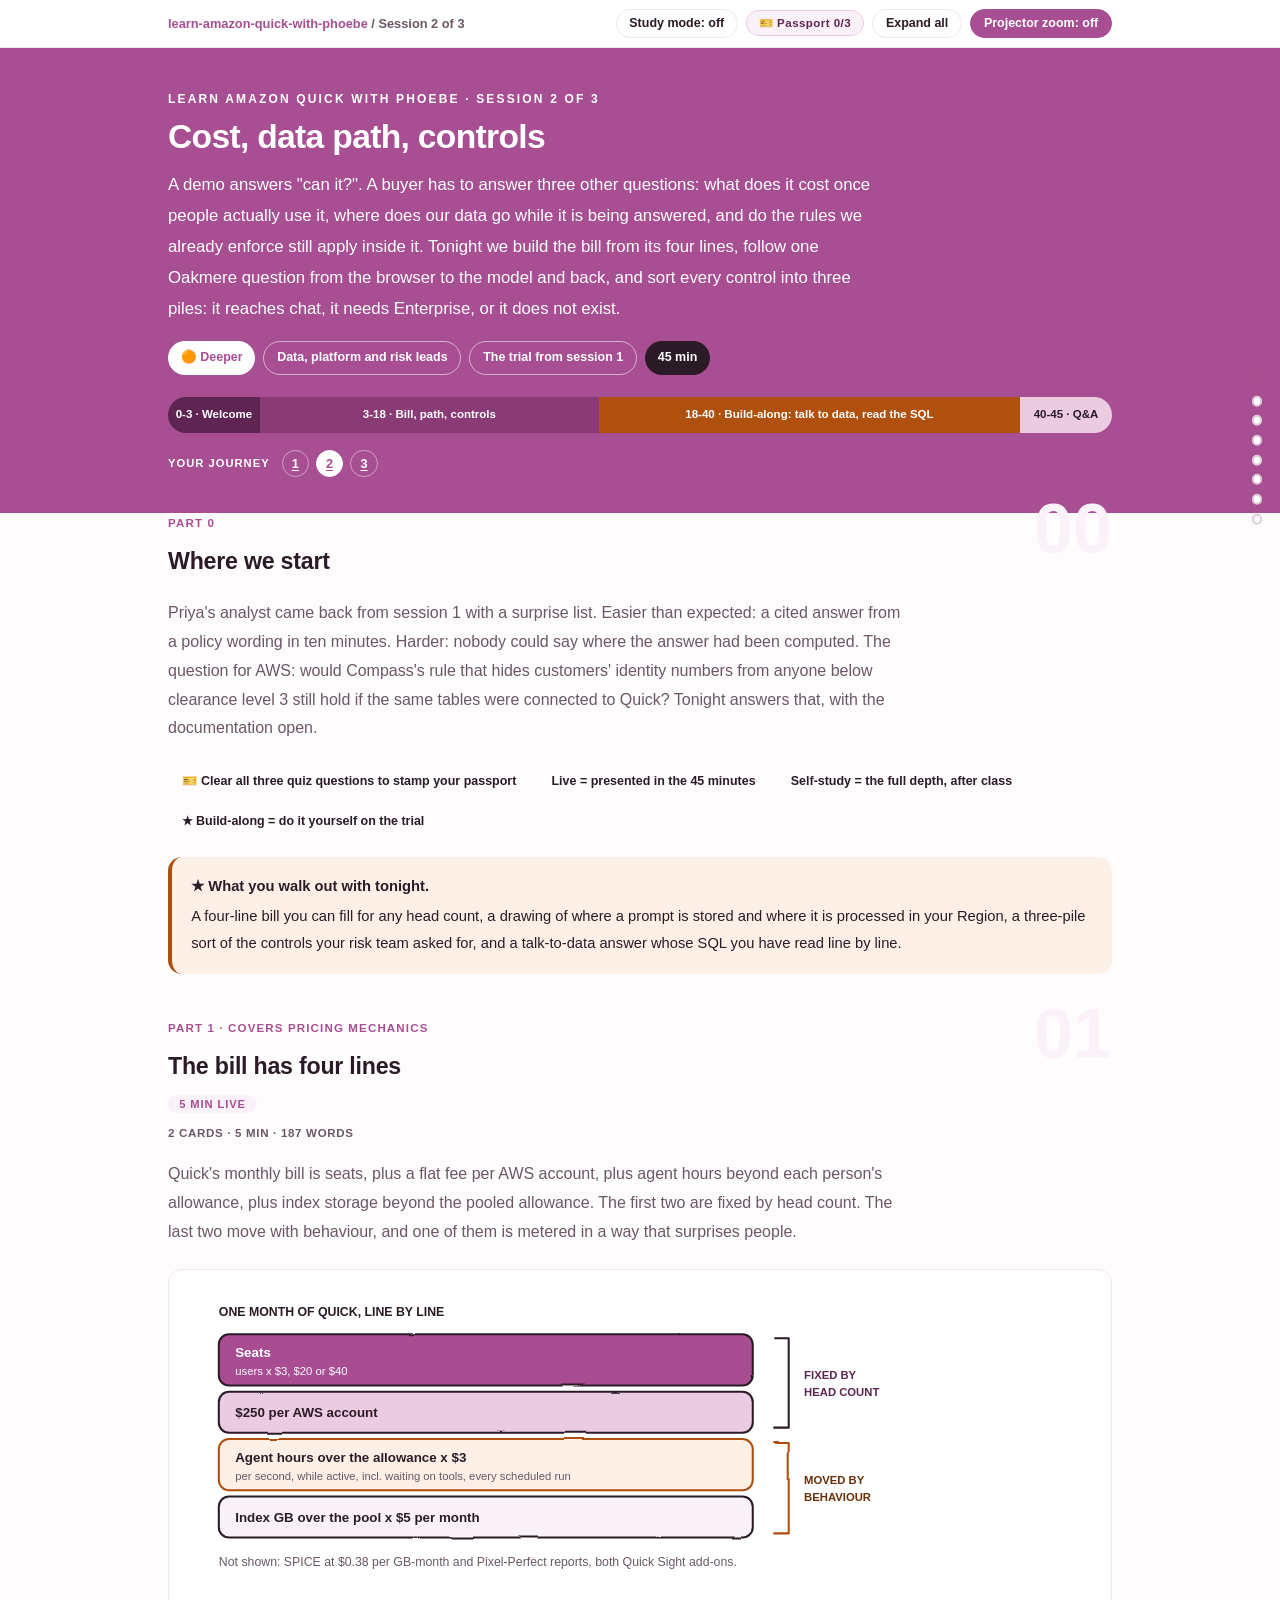
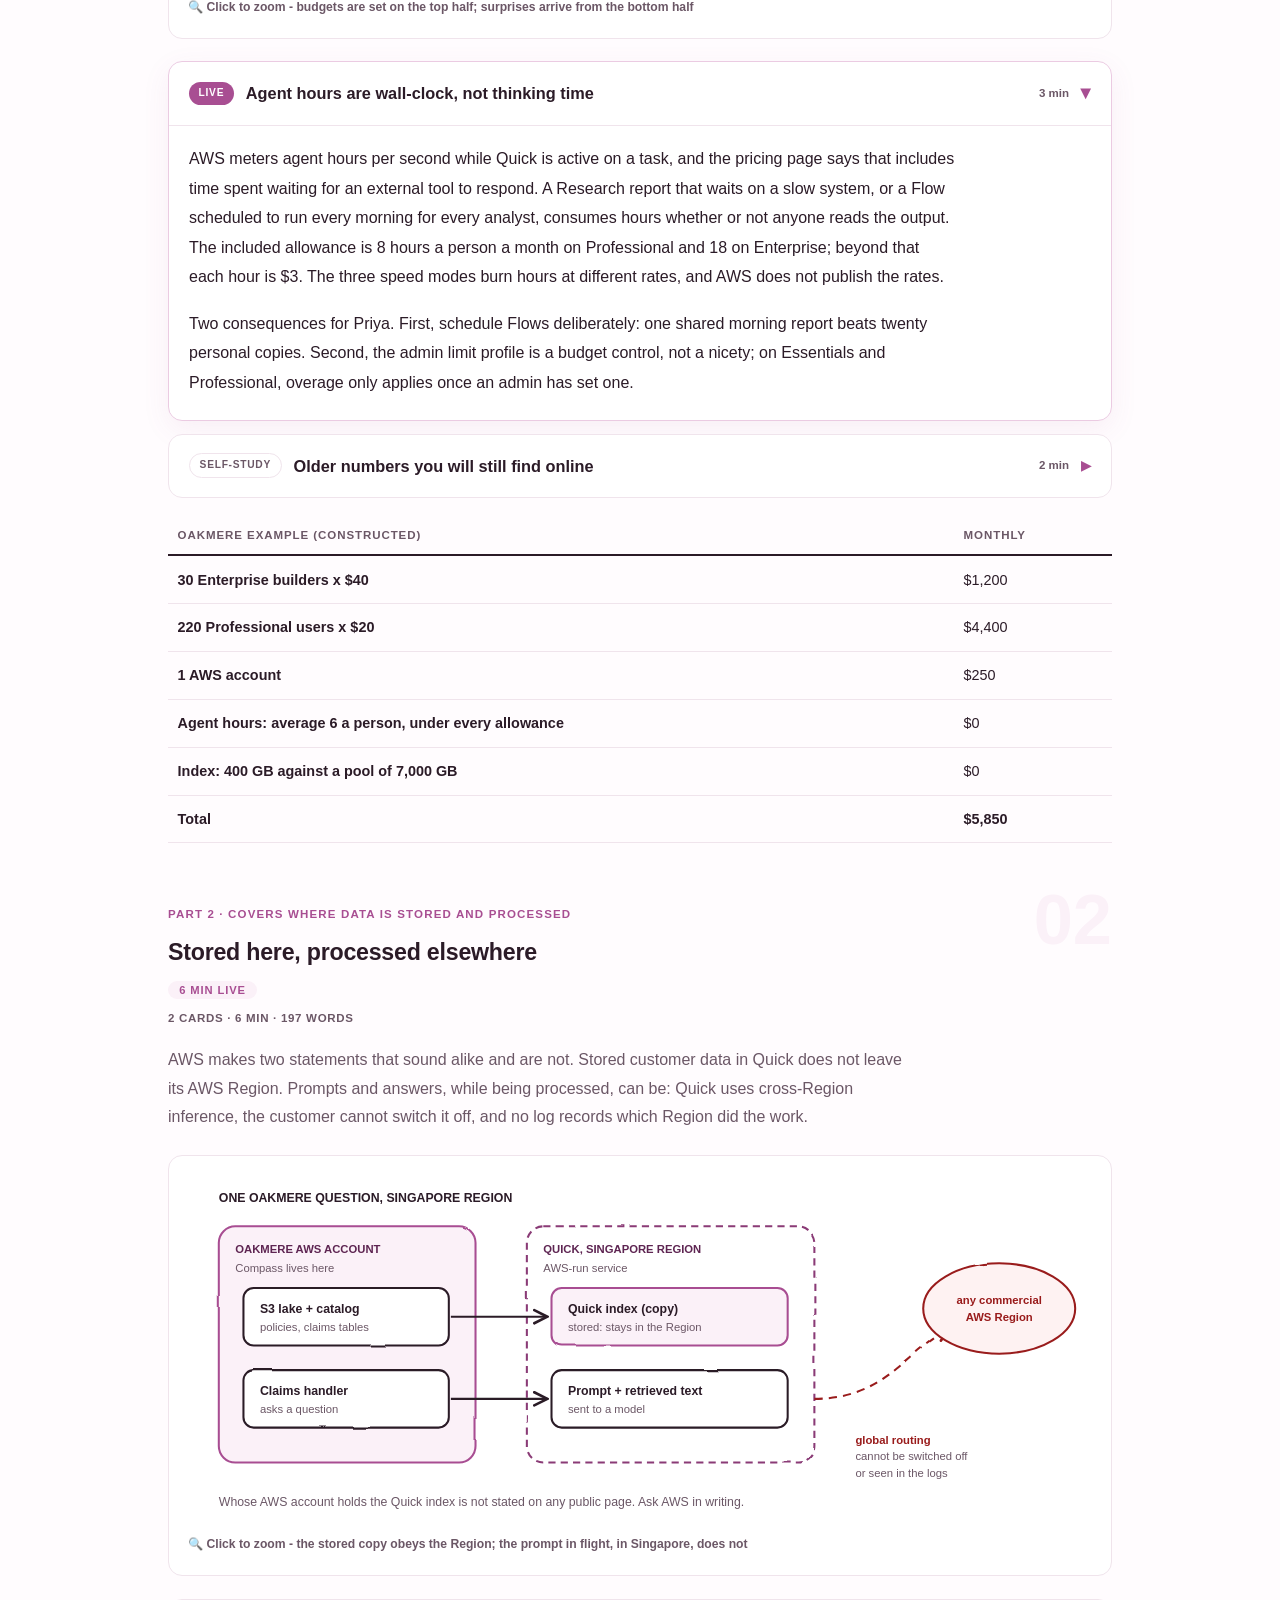
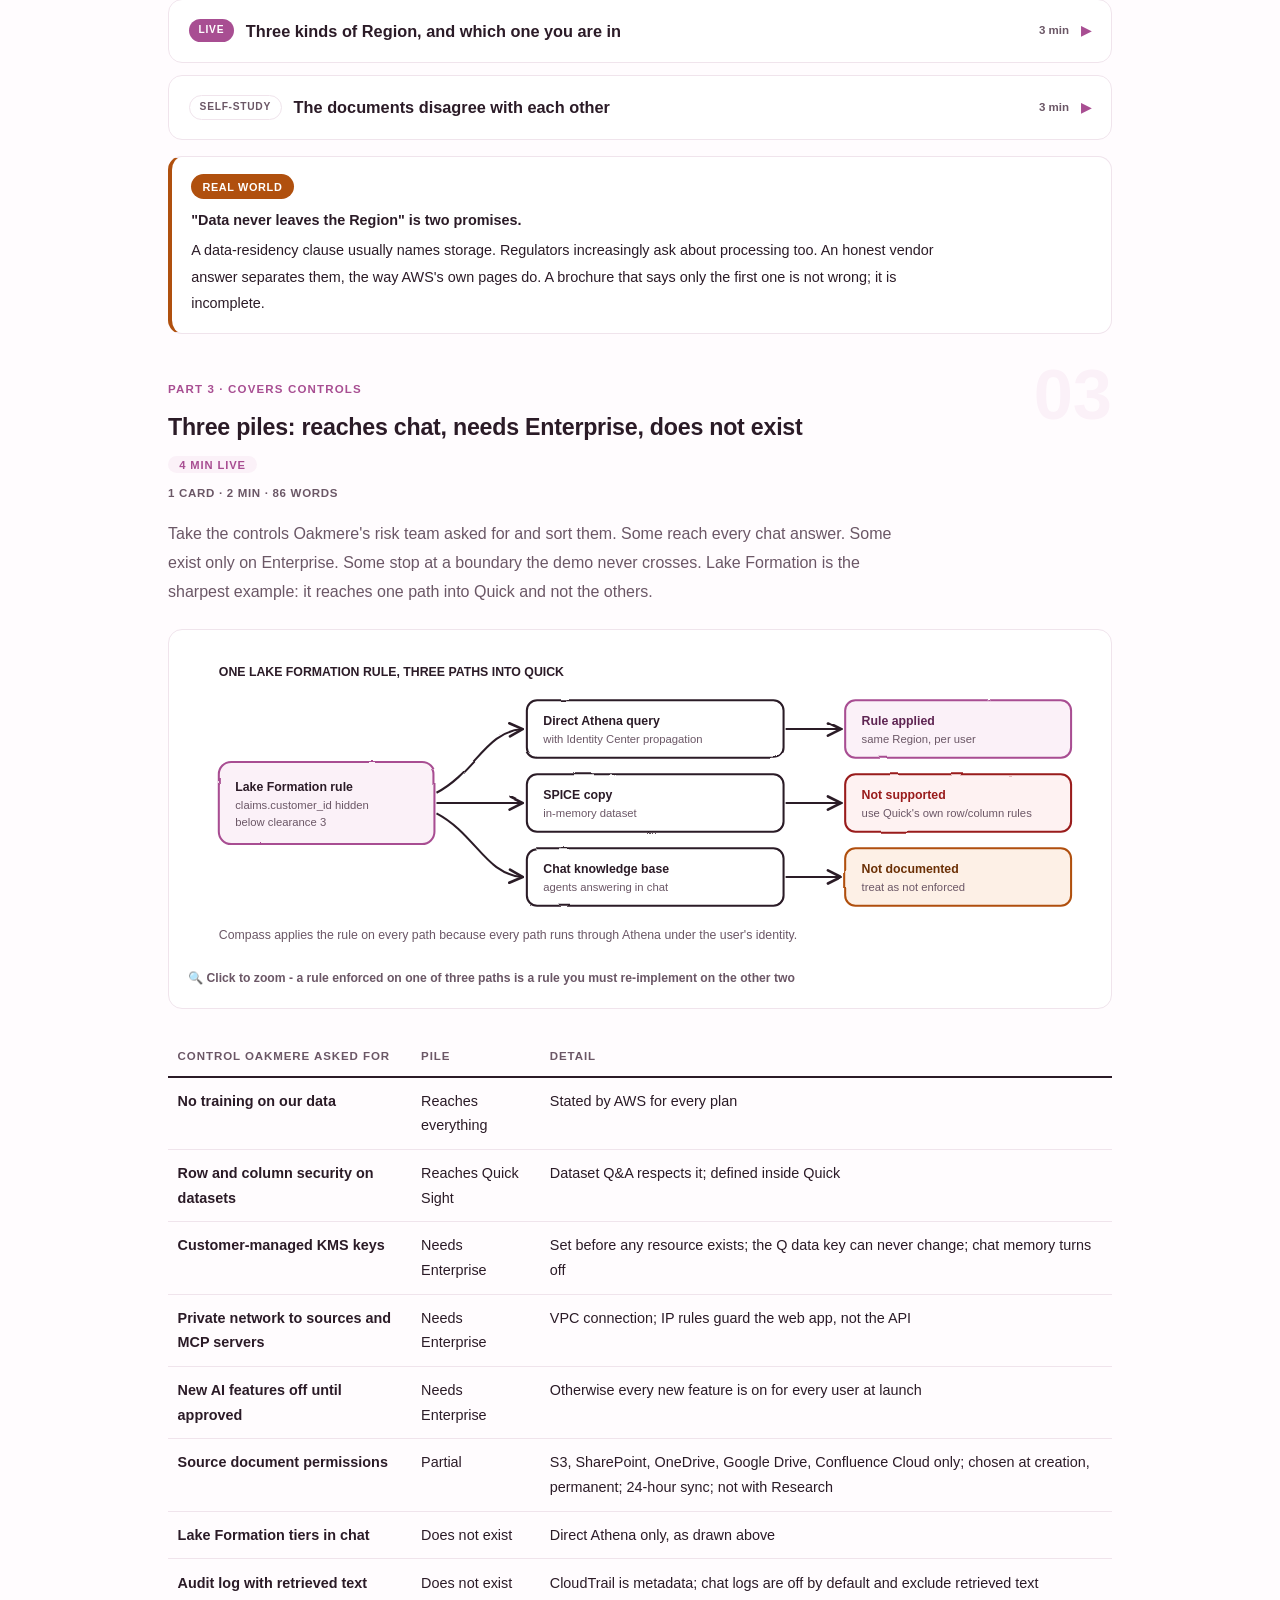
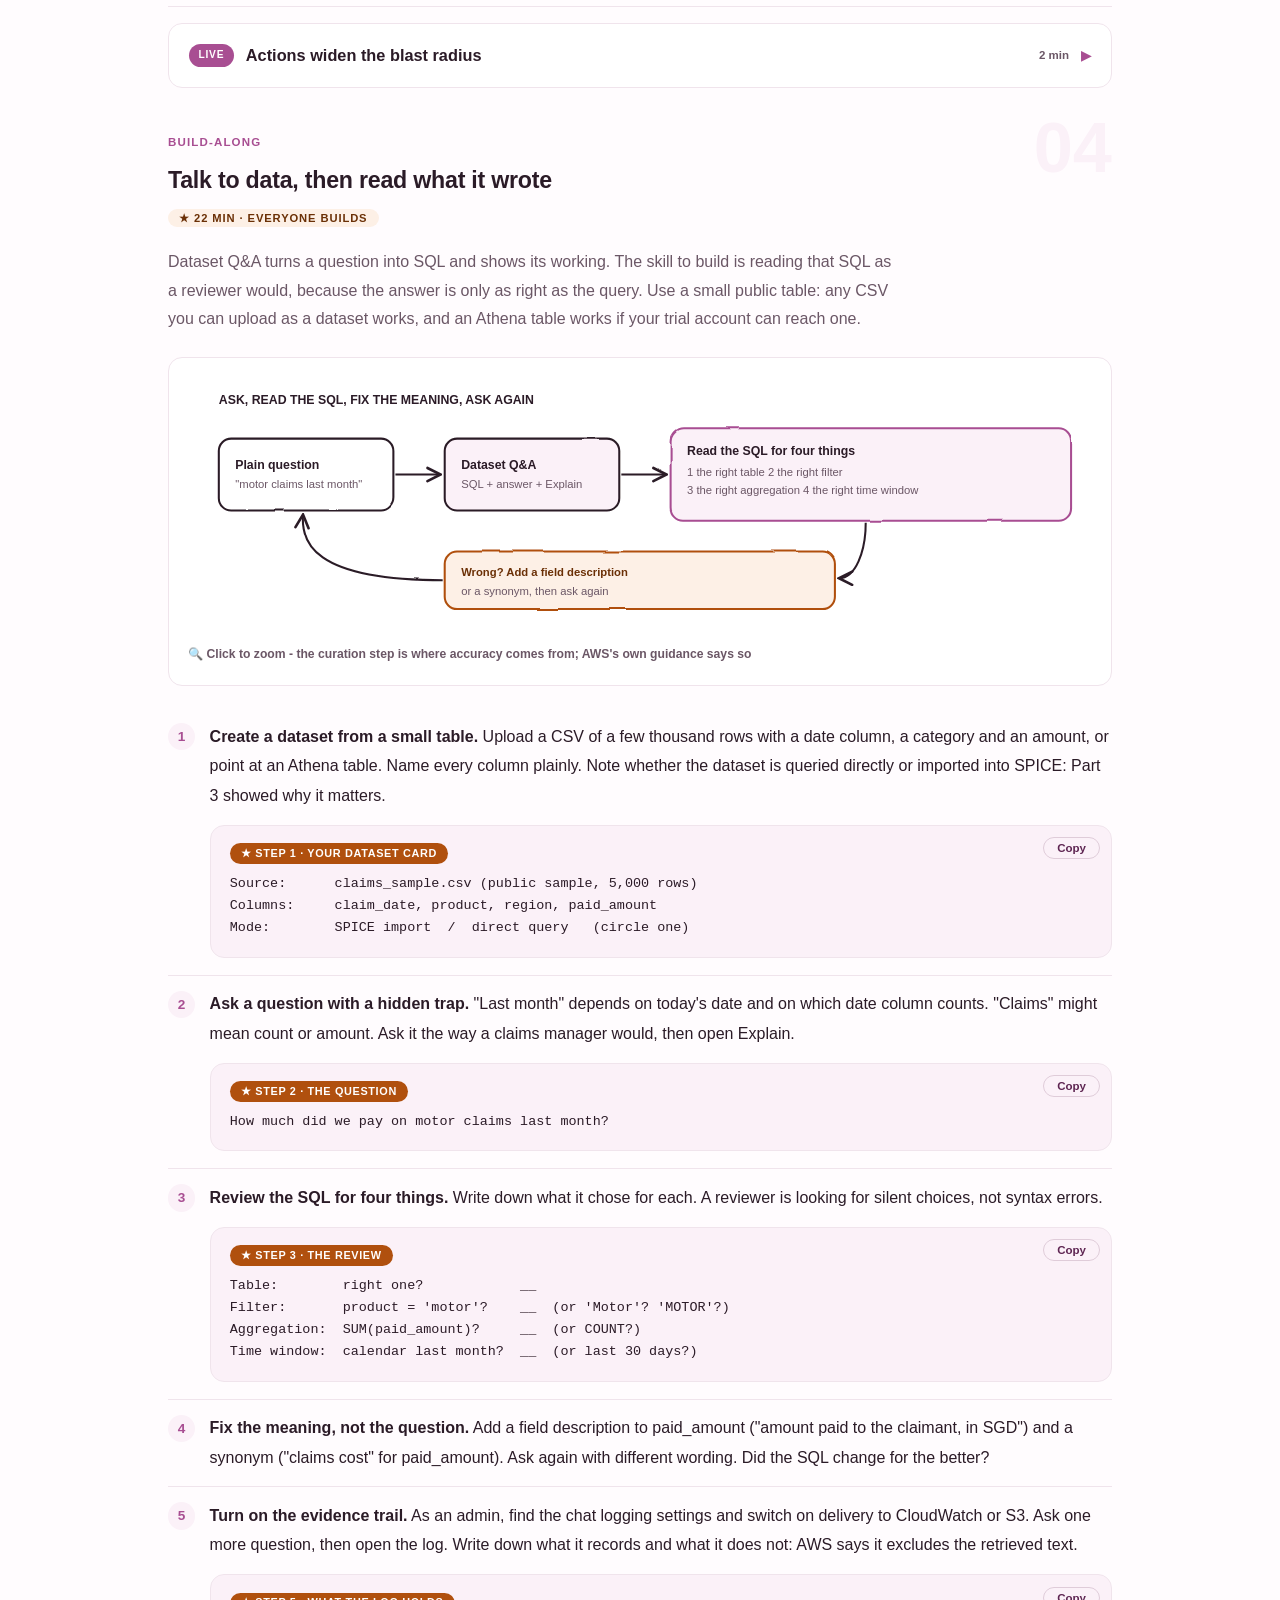
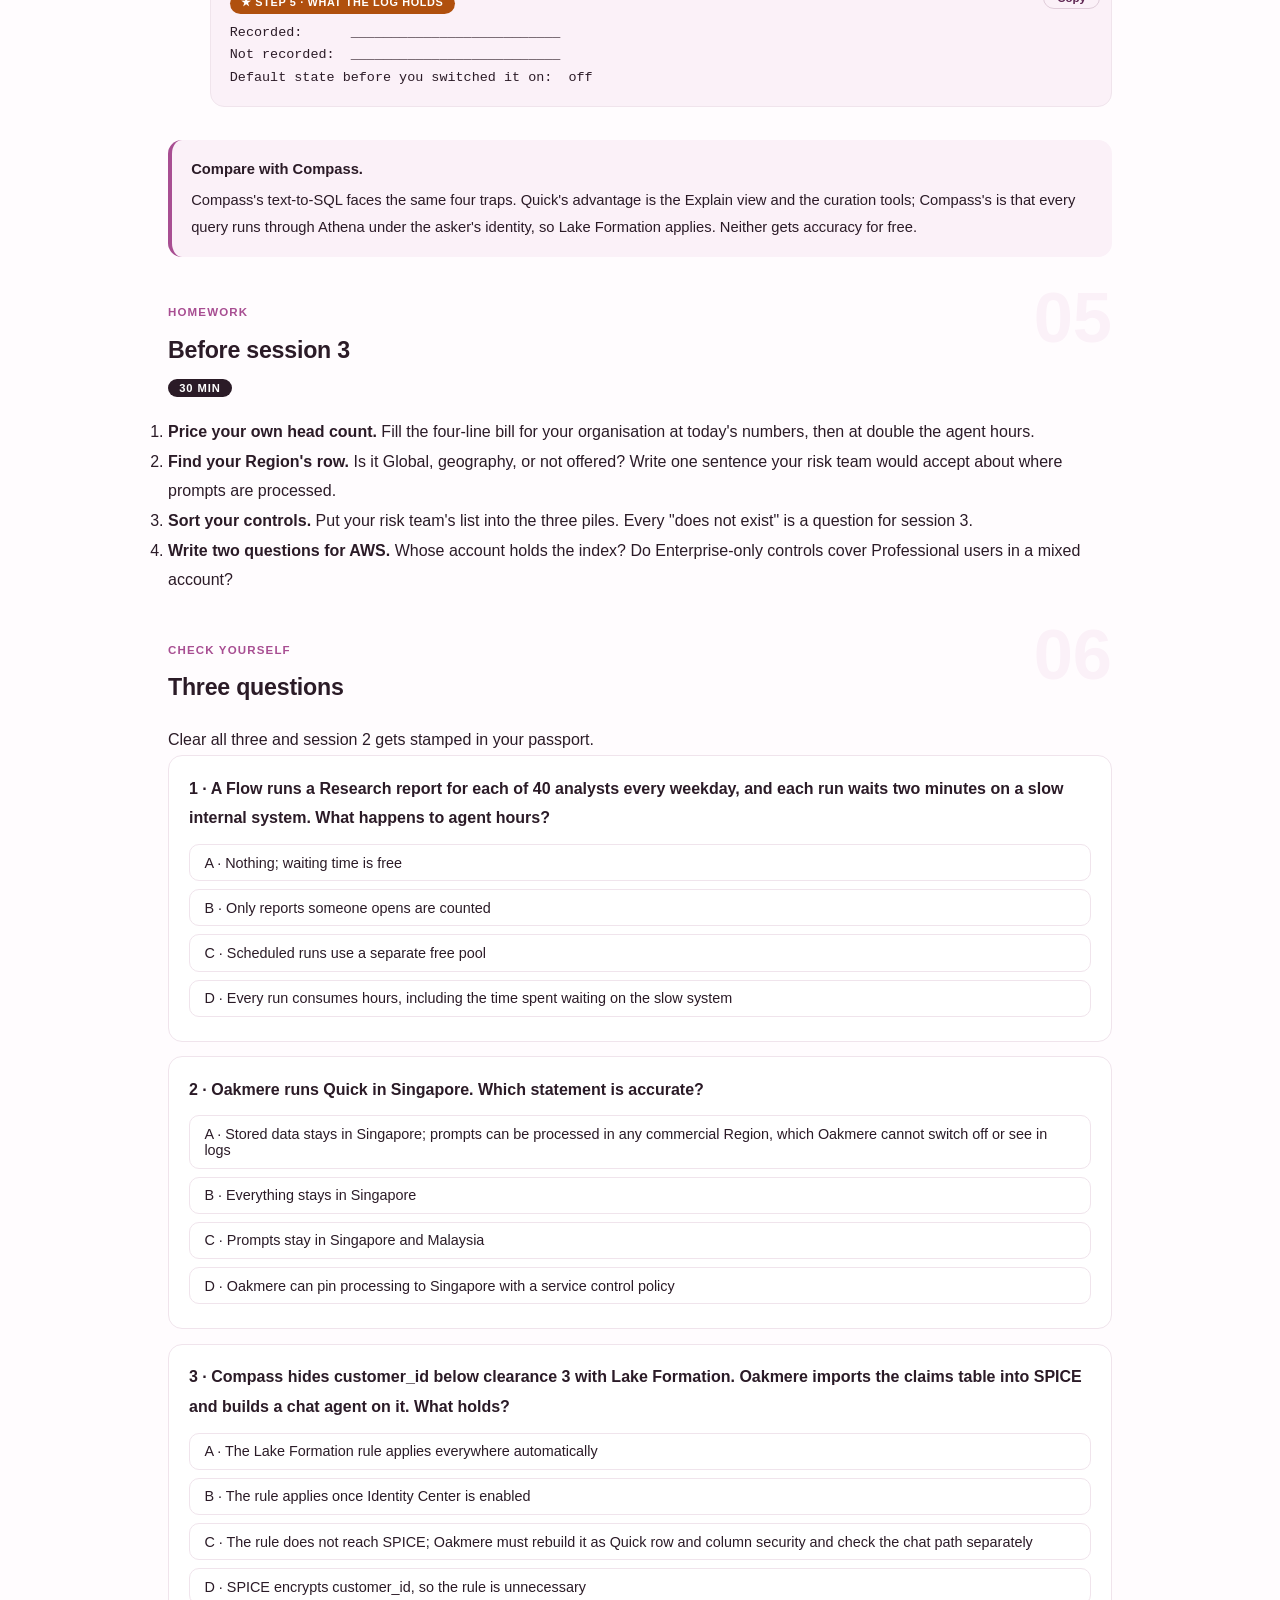
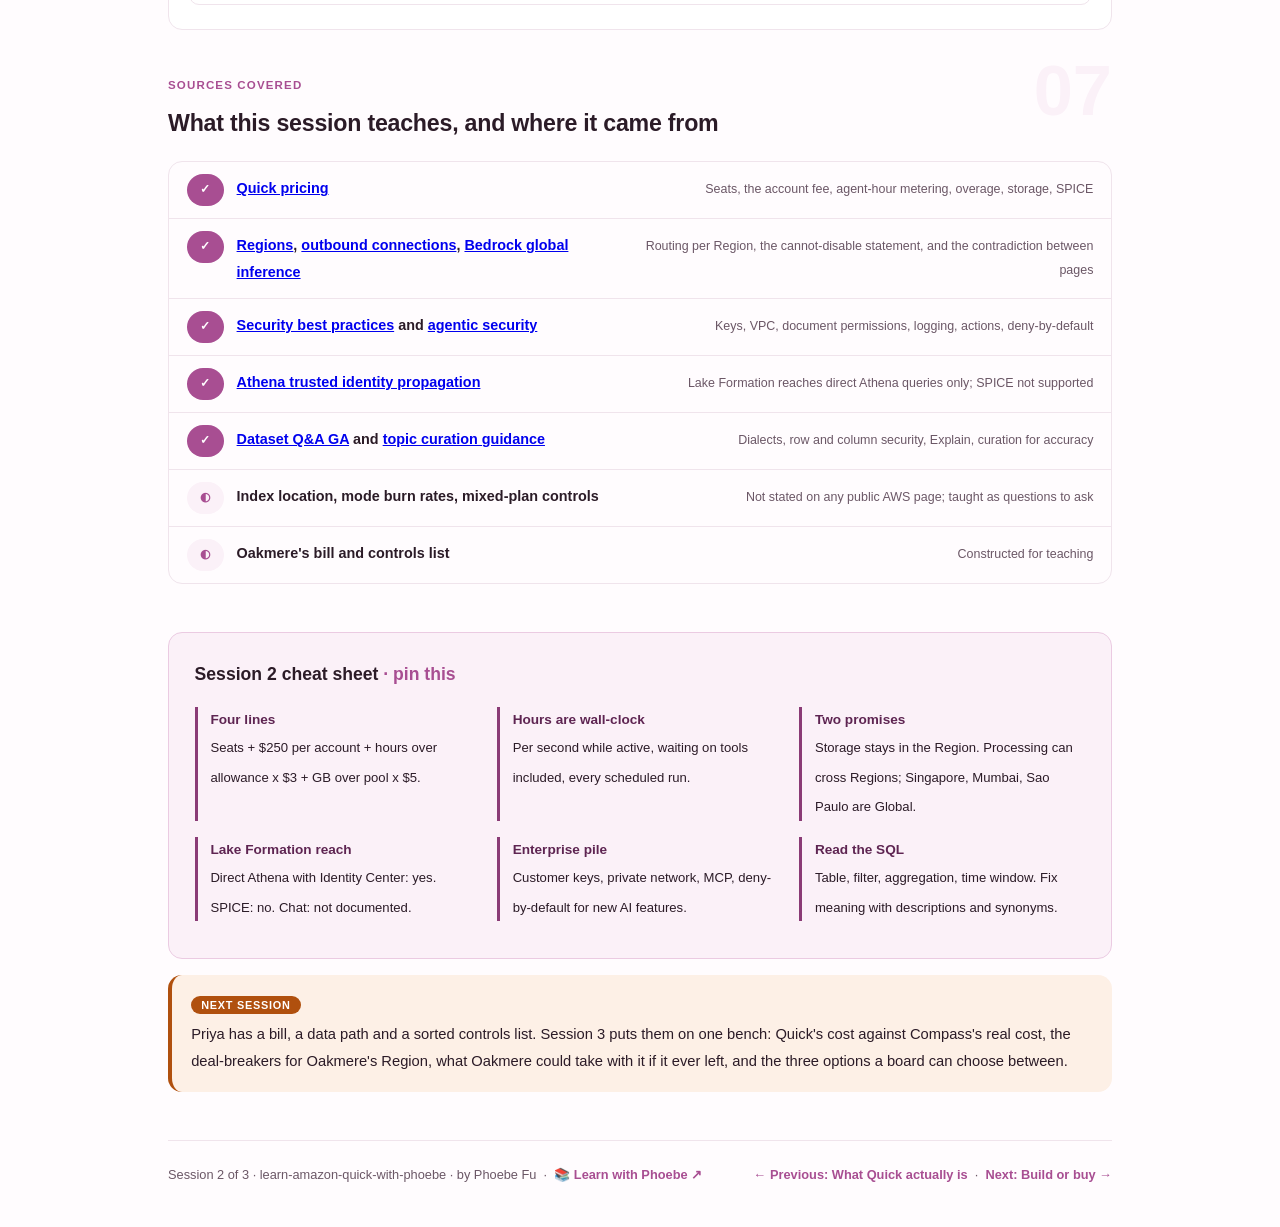
<file: courses/02-cost-data-path-controls.html>
<!DOCTYPE html>
<html lang="en">
<head>
<meta charset="UTF-8">
<meta name="viewport" content="width=device-width, initial-scale=1.0">
<!-- social:start -->
<meta name="description" content="Session 2 of 3. The three questions a Quick demo skips: how the bill is built (seats, the account fee, agent hours, storage), where data is stored and where prompts are processed, and which controls reach chat, which stay on Enterprise and which do not exist.">
<meta property="og:type" content="article">
<meta property="og:site_name" content="Learn with Phoebe">
<meta property="og:title" content="Cost, data path, controls - learn amazon quick with phoebe">
<meta property="og:description" content="Session 2 of 3. The bill in month four, where prompts are processed, and which data rules survive the trip into Quick.">
<meta property="og:url" content="https://phoebefu6.github.io/learn-amazon-quick-with-phoebe/courses/02-cost-data-path-controls.html">
<meta property="og:image" content="https://phoebefu6.github.io/learn-amazon-quick-with-phoebe/assets/og-cover.png">
<meta property="og:image:width" content="1200">
<meta property="og:image:height" content="630">
<meta name="twitter:card" content="summary_large_image">
<meta name="twitter:title" content="Cost, data path, controls - learn amazon quick with phoebe">
<meta name="twitter:description" content="Session 2 of 3. The bill, the data path and the controls a demo never shows.">
<meta name="twitter:image" content="https://phoebefu6.github.io/learn-amazon-quick-with-phoebe/assets/og-cover.png">
<!-- social:end -->
<title>Session 2 · Cost, data path, controls - learn amazon quick with phoebe</title>
<link rel="stylesheet" href="../assets/style.css?v=4">
</head>
<body>

<div class="toolbar">
  <div class="wrap">
    <span class="crumb"><a href="../index.html">learn-amazon-quick-with-phoebe</a> / Session 2 of 3</span>
    <button class="btn" id="toggle-all" type="button">Expand all</button>
    <button class="btn primary" id="zoom-toggle" type="button">Projector zoom: off</button>
  </div>
</div>

<header class="masthead">
  <div class="wrap">
    <div class="eyebrow">Learn Amazon Quick with Phoebe · Session 2 of 3</div>
    <h1>Cost, <span class="accent">data path</span>, controls</h1>
    <p class="sub">A demo answers "can it?". A buyer has to answer three other questions: what does it cost once people actually use it, where does our data go while it is being answered, and do the rules we already enforce still apply inside it. Tonight we build the bill from its four lines, follow one Oakmere question from the browser to the model and back, and sort every control into three piles: it reaches chat, it needs Enterprise, or it does not exist.</p>
    <div class="chip-row">
      <span class="chip level">🟠 Deeper</span>
      <span class="chip audience">Data, platform and risk leads</span>
      <span class="chip audience">The trial from session 1</span>
      <span class="chip time">45 min</span>
    </div>
    <div class="agenda">
      <span class="a1" style="flex:1">0-3 · Welcome</span>
      <span class="a2" style="flex:4">3-18 · Bill, path, controls</span>
      <span class="a3" style="flex:5">18-40 · Build-along: talk to data, read the SQL</span>
      <span class="a4" style="flex:1">40-45 · Q&amp;A</span>
    </div>
  </div>
</header>

<main class="wrap">

  <section class="section" id="intro">
    <div class="section-kicker">
      <span class="klabel">Part 0</span>
      <h2>Where we start</h2>
    </div>
    <p class="lede">Priya's analyst came back from session 1 with a surprise list. Easier than expected: a cited answer from a policy wording in ten minutes. Harder: nobody could say where the answer had been computed. The question for AWS: would Compass's rule that hides customers' identity numbers from anyone below clearance level 3 still hold if the same tables were connected to Quick? Tonight answers that, with the documentation open.</p>

    <div class="legend">
      <span class="pill">🎫 Clear all three quiz questions to stamp your passport</span>
      <span class="pill">Live = presented in the 45 minutes</span>
      <span class="pill">Self-study = the full depth, after class</span>
      <span class="pill">★ Build-along = do it yourself on the trial</span>
    </div>

    <div class="callout win">
      <p><strong>★ What you walk out with tonight.</strong> A four-line bill you can fill for any head count, a drawing of where a prompt is stored and where it is processed in your Region, a three-pile sort of the controls your risk team asked for, and a talk-to-data answer whose SQL you have read line by line.</p>
    </div>
  </section>

  <section class="section" id="part-1">
    <div class="section-kicker">
      <span class="klabel">Part 1 · covers pricing mechanics</span>
      <h2>The bill has four lines</h2>
      <span class="tag concept">5 min live</span>
    </div>
    <p class="lede">Quick's monthly bill is seats, plus a flat fee per AWS account, plus agent hours beyond each person's allowance, plus index storage beyond the pooled allowance. The first two are fixed by head count. The last two move with behaviour, and one of them is metered in a way that surprises people.</p>

    <figure class="zoomable">
      <svg viewBox="0 0 880 290" xmlns="http://www.w3.org/2000/svg" role="img" aria-label="The monthly bill drawn as four stacked blocks: seats at 3, 20 or 40 dollars per user; 250 dollars per AWS account; agent hours beyond the allowance at 3 dollars each, metered per second including waiting on tools and every scheduled run; index storage beyond the pool at 5 dollars per gigabyte-month. The first two are labelled fixed by head count, the last two moved by behaviour.">
        <defs>
          <filter id="q2aSk" x="-3%" y="-3%" width="106%" height="106%"><feTurbulence type="fractalNoise" baseFrequency="0.02" numOctaves="2" seed="5" result="n"/><feDisplacementMap in="SourceGraphic" in2="n" scale="2.2" xChannelSelector="R" yChannelSelector="G"/></filter>
        </defs>
        <style>
          .q2aH { font: 800 12px Inter, sans-serif; fill: #2B1B27; }
          .q2aL { font: 700 13px Inter, sans-serif; fill: #2B1B27; }
          .q2aS { font: 400 11px Inter, sans-serif; fill: #6B5766; }
          .q2aW { font: 700 11px Inter, sans-serif; fill: #6B3006; }
          .q2aK { font: 800 11px Inter, sans-serif; fill: #5E2552; }
          .q2aN { font: 400 12px Inter, sans-serif; fill: #6B5766; }
        </style>
        <text class="q2aH" x="30" y="26">ONE MONTH OF QUICK, LINE BY LINE</text>
        <g filter="url(#q2aSk)" stroke="#2B1B27" stroke-width="2" stroke-linejoin="round">
          <rect x="30" y="44" width="520" height="50" rx="10" fill="#A84E92"/>
          <rect x="30" y="100" width="520" height="40" rx="10" fill="#EBCBE2"/>
          <rect x="30" y="146" width="520" height="50" rx="10" fill="#FDF0E6" stroke="#B0500E"/>
          <rect x="30" y="202" width="520" height="40" rx="10" fill="#FBF1F8"/>
          <path d="M570 48 L585 48 L585 136 L570 136" fill="none"/>
          <path d="M570 150 L585 150 L585 238 L570 238" fill="none" stroke="#B0500E"/>
        </g>
        <text x="46" y="66" style="font: 700 13px Inter, sans-serif; fill: #FFFFFF">Seats</text>
        <text x="46" y="84" style="font: 400 11px Inter, sans-serif; fill: #FFFFFF">users x $3, $20 or $40</text>
        <text class="q2aL" x="46" y="125">$250 per AWS account</text>
        <text class="q2aL" x="46" y="168">Agent hours over the allowance x $3</text>
        <text class="q2aS" x="46" y="186">per second, while active, incl. waiting on tools, every scheduled run</text>
        <text class="q2aL" x="46" y="227">Index GB over the pool x $5 per month</text>
        <text class="q2aK" x="600" y="88">FIXED BY</text>
        <text class="q2aK" x="600" y="104">HEAD COUNT</text>
        <text class="q2aW" x="600" y="190">MOVED BY</text>
        <text class="q2aW" x="600" y="206">BEHAVIOUR</text>
        <text class="q2aN" x="30" y="270">Not shown: SPICE at $0.38 per GB-month and Pixel-Perfect reports, both Quick Sight add-ons.</text>
      </svg>
      <figcaption>🔍 Click to zoom - budgets are set on the top half; surprises arrive from the bottom half</figcaption>
    </figure>

    <details class="card" open>
      <summary><span class="mode live">Live</span>Agent hours are wall-clock, not thinking time<span class="mini">3 min</span><span class="caret">▶</span></summary>
      <div class="body">
        <p>AWS meters agent hours per second while Quick is active on a task, and the pricing page says that includes time spent waiting for an external tool to respond. A Research report that waits on a slow system, or a Flow scheduled to run every morning for every analyst, consumes hours whether or not anyone reads the output. The included allowance is 8 hours a person a month on Professional and 18 on Enterprise; beyond that each hour is $3. The three speed modes burn hours at different rates, and AWS does not publish the rates.</p>
        <p>Two consequences for Priya. First, schedule Flows deliberately: one shared morning report beats twenty personal copies. Second, the admin limit profile is a budget control, not a nicety; on Essentials and Professional, overage only applies once an admin has set one.</p>
      </div>
    </details>

    <details class="card">
      <summary><span class="mode self">Self-study</span>Older numbers you will still find online<span class="mini">2 min</span><span class="caret">▶</span></summary>
      <div class="body">
        <p>Guides written at launch quote 4 and 8 included agent hours and a separate $6 rate for Research hours. The AWS pricing page read for this session says 8 and 18 included and a flat $3 for every agent hour. Trust the AWS page, and expect it to change again.</p>
      </div>
    </details>

    <table class="clean">
      <tr><th>Oakmere example (constructed)</th><th>Monthly</th></tr>
      <tr><td>30 Enterprise builders x $40</td><td>$1,200</td></tr>
      <tr><td>220 Professional users x $20</td><td>$4,400</td></tr>
      <tr><td>1 AWS account</td><td>$250</td></tr>
      <tr><td>Agent hours: average 6 a person, under every allowance</td><td>$0</td></tr>
      <tr><td>Index: 400 GB against a pool of 7,000 GB</td><td>$0</td></tr>
      <tr><td><strong>Total</strong></td><td><strong>$5,850</strong></td></tr>
    </table>
  </section>

  <section class="section" id="part-2">
    <div class="section-kicker">
      <span class="klabel">Part 2 · covers where data is stored and processed</span>
      <h2>Stored here, processed elsewhere</h2>
      <span class="tag concept">6 min live</span>
    </div>
    <p class="lede">AWS makes two statements that sound alike and are not. Stored customer data in Quick does not leave its AWS Region. Prompts and answers, while being processed, can be: Quick uses cross-Region inference, the customer cannot switch it off, and no log records which Region did the work.</p>

    <figure class="zoomable">
      <svg viewBox="0 0 880 340" xmlns="http://www.w3.org/2000/svg" role="img" aria-label="Data path for one Oakmere question in Singapore. Inside Oakmere's AWS account: the S3 lake and catalog. A connector copies documents into the Quick index in the Singapore Region, labelled stored, stays in the Region. The prompt goes from the user to Quick in Singapore, then a dashed arrow leaves to a cloud labelled any commercial Region, because Singapore uses global routing. A note says whose account holds the index is not stated publicly.">
        <defs>
          <filter id="q2bSk" x="-3%" y="-3%" width="106%" height="106%"><feTurbulence type="fractalNoise" baseFrequency="0.02" numOctaves="2" seed="13" result="n"/><feDisplacementMap in="SourceGraphic" in2="n" scale="2.2" xChannelSelector="R" yChannelSelector="G"/></filter>
          <marker id="q2bAr" viewBox="0 0 10 10" refX="9" refY="5" markerWidth="8" markerHeight="8" orient="auto"><path d="M1 1 L9 5 L1 9" fill="none" stroke="#2B1B27" stroke-width="1.6" stroke-linecap="round"/></marker>
          <marker id="q2bAw" viewBox="0 0 10 10" refX="9" refY="5" markerWidth="8" markerHeight="8" orient="auto"><path d="M1 1 L9 5 L1 9" fill="none" stroke="#991B1B" stroke-width="1.6" stroke-linecap="round"/></marker>
        </defs>
        <style>
          .q2bH { font: 800 12px Inter, sans-serif; fill: #2B1B27; }
          .q2bK { font: 800 11px Inter, sans-serif; fill: #5E2552; }
          .q2bL { font: 600 12px Inter, sans-serif; fill: #2B1B27; }
          .q2bS { font: 400 11px Inter, sans-serif; fill: #6B5766; }
          .q2bR { font: 700 11px Inter, sans-serif; fill: #991B1B; }
          .q2bN { font: 400 12px Inter, sans-serif; fill: #6B5766; }
        </style>
        <text class="q2bH" x="30" y="26">ONE OAKMERE QUESTION, SINGAPORE REGION</text>
        <g filter="url(#q2bSk)" fill="none" stroke="#2B1B27" stroke-width="2" stroke-linejoin="round">
          <rect x="30" y="50" width="250" height="230" rx="16" fill="#FBF1F8" stroke="#A84E92"/>
          <rect x="54" y="110" width="200" height="56" rx="10" fill="#FFFFFF"/>
          <rect x="54" y="190" width="200" height="56" rx="10" fill="#FFFFFF"/>
          <rect x="330" y="50" width="280" height="230" rx="16" fill="#FFFFFF" stroke="#8A3B76" stroke-dasharray="7 5"/>
          <rect x="354" y="110" width="230" height="56" rx="10" fill="#FBF1F8" stroke="#A84E92"/>
          <rect x="354" y="190" width="230" height="56" rx="10" fill="#FFFFFF"/>
          <path d="M256 138 L350 138" marker-end="url(#q2bAr)"/>
          <path d="M256 218 L350 218" marker-end="url(#q2bAr)"/>
          <path d="M610 218 C 680 218, 700 170, 742 150" stroke="#991B1B" stroke-dasharray="8 6" marker-end="url(#q2bAw)"/>
          <ellipse cx="790" cy="130" rx="74" ry="44" fill="#FEF2F2" stroke="#991B1B"/>
        </g>
        <text class="q2bK" x="46" y="76">OAKMERE AWS ACCOUNT</text>
        <text class="q2bS" x="46" y="94">Compass lives here</text>
        <text class="q2bL" x="70" y="134">S3 lake + catalog</text>
        <text class="q2bS" x="70" y="152">policies, claims tables</text>
        <text class="q2bL" x="70" y="214">Claims handler</text>
        <text class="q2bS" x="70" y="232">asks a question</text>
        <text class="q2bK" x="346" y="76">QUICK, SINGAPORE REGION</text>
        <text class="q2bS" x="346" y="94">AWS-run service</text>
        <text class="q2bL" x="370" y="134">Quick index (copy)</text>
        <text class="q2bS" x="370" y="152">stored: stays in the Region</text>
        <text class="q2bL" x="370" y="214">Prompt + retrieved text</text>
        <text class="q2bS" x="370" y="232">sent to a model</text>
        <text class="q2bR" x="790" y="126" text-anchor="middle">any commercial</text>
        <text class="q2bR" x="790" y="142" text-anchor="middle">AWS Region</text>
        <text class="q2bR" x="650" y="262">global routing</text>
        <text class="q2bS" x="650" y="278">cannot be switched off</text>
        <text class="q2bS" x="650" y="294">or seen in the logs</text>
        <text class="q2bN" x="30" y="322">Whose AWS account holds the Quick index is not stated on any public page. Ask AWS in writing.</text>
      </svg>
      <figcaption>🔍 Click to zoom - the stored copy obeys the Region; the prompt in flight, in Singapore, does not</figcaption>
    </figure>

    <details class="card">
      <summary><span class="mode live">Live</span>Three kinds of Region, and which one you are in<span class="mini">3 min</span><span class="caret">▶</span></summary>
      <div class="body">
        <p>AWS's Quick Regions page sorts the Regions with agentic features into two routing types, and a third group has no agentic features at all.</p>
        <table class="clean">
          <tr><th>Routing</th><th>Regions</th><th>What it means</th></tr>
          <tr><td>Global</td><td>Singapore, Mumbai, Sao Paulo</td><td>Bedrock's own definition of global inference: processed in any commercial Region</td></tr>
          <tr><td>Within a geography</td><td>Sydney, Tokyo, N. Virginia, Oregon, Frankfurt, Ireland, London, Paris</td><td>Kept inside a bloc (US, EU) or a country pair (Sydney and Melbourne, Tokyo and Osaka)</td></tr>
          <tr><td>No agentic features</td><td>Hong Kong, Seoul, Jakarta, Ohio, Canada and others</td><td>Quick Sight BI runs in 26 Regions; chat, Research and Flows do not run here</td></tr>
        </table>
        <p>Web search crosses Regions too: from Frankfurt it runs in Ireland. Flow schedules run only in N. Virginia, Oregon and Ireland.</p>
      </div>
    </details>

    <details class="card">
      <summary><span class="mode self">Self-study</span>The documents disagree with each other<span class="mini">3 min</span><span class="caret">▶</span></summary>
      <div class="body">
        <p>Quick's outbound-connections page says processing stays "within the geography". Its Regions table lists Singapore, Mumbai and Sao Paulo as Global, and Bedrock's page defines global inference as any commercial Region. Both are AWS pages and they cannot both be the whole story for Singapore. A buyer in one of those three Regions should get AWS's answer in the contract, not from either page. The page also notes that Bedrock controls you may already use, service control policies and inference-profile permissions, do not apply inside Quick.</p>
      </div>
    </details>

    <div class="callout example">
      <span class="ex-pill">Real world</span>
      <p><strong>"Data never leaves the Region" is two promises.</strong> A data-residency clause usually names storage. Regulators increasingly ask about processing too. An honest vendor answer separates them, the way AWS's own pages do. A brochure that says only the first one is not wrong; it is incomplete.</p>
    </div>
  </section>

  <section class="section" id="part-3">
    <div class="section-kicker">
      <span class="klabel">Part 3 · covers controls</span>
      <h2>Three piles: reaches chat, needs Enterprise, does not exist</h2>
      <span class="tag concept">4 min live</span>
    </div>
    <p class="lede">Take the controls Oakmere's risk team asked for and sort them. Some reach every chat answer. Some exist only on Enterprise. Some stop at a boundary the demo never crosses. Lake Formation is the sharpest example: it reaches one path into Quick and not the others.</p>

    <figure class="zoomable">
      <svg viewBox="0 0 880 300" xmlns="http://www.w3.org/2000/svg" role="img" aria-label="Lake Formation reach in Quick. One Lake Formation rule on the claims table, hiding identity numbers below clearance 3. Three paths lead into Quick: direct Athena query with Identity Center propagation, where the rule is applied, marked with a check; SPICE copy, where it is not supported, marked with a red bar; chat knowledge base, where enforcement is not documented, marked with a question mark.">
        <defs>
          <filter id="q2cSk" x="-3%" y="-3%" width="106%" height="106%"><feTurbulence type="fractalNoise" baseFrequency="0.02" numOctaves="2" seed="29" result="n"/><feDisplacementMap in="SourceGraphic" in2="n" scale="2.2" xChannelSelector="R" yChannelSelector="G"/></filter>
          <marker id="q2cAr" viewBox="0 0 10 10" refX="9" refY="5" markerWidth="8" markerHeight="8" orient="auto"><path d="M1 1 L9 5 L1 9" fill="none" stroke="#2B1B27" stroke-width="1.6" stroke-linecap="round"/></marker>
        </defs>
        <style>
          .q2cH { font: 800 12px Inter, sans-serif; fill: #2B1B27; }
          .q2cL { font: 600 12px Inter, sans-serif; fill: #2B1B27; }
          .q2cS { font: 400 11px Inter, sans-serif; fill: #6B5766; }
          .q2cG { font: 800 12px Inter, sans-serif; fill: #5E2552; }
          .q2cR { font: 800 12px Inter, sans-serif; fill: #991B1B; }
          .q2cW { font: 800 12px Inter, sans-serif; fill: #6B3006; }
          .q2cN { font: 400 12px Inter, sans-serif; fill: #6B5766; }
        </style>
        <text class="q2cH" x="30" y="26">ONE LAKE FORMATION RULE, THREE PATHS INTO QUICK</text>
        <g filter="url(#q2cSk)" fill="#FFFFFF" stroke="#2B1B27" stroke-width="2" stroke-linejoin="round">
          <rect x="30" y="110" width="210" height="80" rx="12" fill="#FBF1F8" stroke="#A84E92"/>
          <rect x="330" y="50" width="250" height="56" rx="10"/>
          <rect x="330" y="122" width="250" height="56" rx="10"/>
          <rect x="330" y="194" width="250" height="56" rx="10"/>
          <rect x="640" y="50" width="220" height="56" rx="10" fill="#FBF1F8" stroke="#A84E92"/>
          <rect x="640" y="122" width="220" height="56" rx="10" fill="#FEF2F2" stroke="#991B1B"/>
          <rect x="640" y="194" width="220" height="56" rx="10" fill="#FDF0E6" stroke="#B0500E"/>
          <path d="M242 140 C 280 120, 290 80, 326 78" fill="none" marker-end="url(#q2cAr)"/>
          <path d="M242 150 L326 150" fill="none" marker-end="url(#q2cAr)"/>
          <path d="M242 160 C 280 180, 290 220, 326 222" fill="none" marker-end="url(#q2cAr)"/>
          <path d="M582 78 L636 78" fill="none" marker-end="url(#q2cAr)"/>
          <path d="M582 150 L636 150" fill="none" marker-end="url(#q2cAr)"/>
          <path d="M582 222 L636 222" fill="none" marker-end="url(#q2cAr)"/>
        </g>
        <text class="q2cL" x="46" y="138">Lake Formation rule</text>
        <text class="q2cS" x="46" y="156">claims.customer_id hidden</text>
        <text class="q2cS" x="46" y="172">below clearance 3</text>
        <text class="q2cL" x="346" y="74">Direct Athena query</text>
        <text class="q2cS" x="346" y="92">with Identity Center propagation</text>
        <text class="q2cL" x="346" y="146">SPICE copy</text>
        <text class="q2cS" x="346" y="164">in-memory dataset</text>
        <text class="q2cL" x="346" y="218">Chat knowledge base</text>
        <text class="q2cS" x="346" y="236">agents answering in chat</text>
        <text class="q2cG" x="656" y="74">Rule applied</text>
        <text class="q2cS" x="656" y="92">same Region, per user</text>
        <text class="q2cR" x="656" y="146">Not supported</text>
        <text class="q2cS" x="656" y="164">use Quick's own row/column rules</text>
        <text class="q2cW" x="656" y="218">Not documented</text>
        <text class="q2cS" x="656" y="236">treat as not enforced</text>
        <text class="q2cN" x="30" y="282">Compass applies the rule on every path because every path runs through Athena under the user's identity.</text>
      </svg>
      <figcaption>🔍 Click to zoom - a rule enforced on one of three paths is a rule you must re-implement on the other two</figcaption>
    </figure>

    <table class="clean">
      <tr><th>Control Oakmere asked for</th><th>Pile</th><th>Detail</th></tr>
      <tr><td>No training on our data</td><td>Reaches everything</td><td>Stated by AWS for every plan</td></tr>
      <tr><td>Row and column security on datasets</td><td>Reaches Quick Sight</td><td>Dataset Q&amp;A respects it; defined inside Quick</td></tr>
      <tr><td>Customer-managed KMS keys</td><td>Needs Enterprise</td><td>Set before any resource exists; the Q data key can never change; chat memory turns off</td></tr>
      <tr><td>Private network to sources and MCP servers</td><td>Needs Enterprise</td><td>VPC connection; IP rules guard the web app, not the API</td></tr>
      <tr><td>New AI features off until approved</td><td>Needs Enterprise</td><td>Otherwise every new feature is on for every user at launch</td></tr>
      <tr><td>Source document permissions</td><td>Partial</td><td>S3, SharePoint, OneDrive, Google Drive, Confluence Cloud only; chosen at creation, permanent; 24-hour sync; not with Research</td></tr>
      <tr><td>Lake Formation tiers in chat</td><td>Does not exist</td><td>Direct Athena only, as drawn above</td></tr>
      <tr><td>Audit log with retrieved text</td><td>Does not exist</td><td>CloudTrail is metadata; chat logs are off by default and exclude retrieved text</td></tr>
    </table>

    <details class="card">
      <summary><span class="mode live">Live</span>Actions widen the blast radius<span class="mini">2 min</span><span class="caret">▶</span></summary>
      <div class="body">
        <p>AWS's own agentic security page names the risk: it appears when an assistant can both read outside content and take an action. Automations sign in at service level, not with the permissions of the person who built them, and run unattended. Web actions run immediately with no human review by default. MCP and HTTP connectors can be added with no authentication. Compass's answer was to allow read-only SQL and nothing else. Quick's answer is configuration: approval steps, authenticated connectors and deny-by-default, most of it on Enterprise.</p>
      </div>
    </details>
  </section>

  <section class="section" id="demo-1">
    <div class="section-kicker">
      <span class="klabel">Build-along</span>
      <h2>Talk to data, then read what it wrote</h2>
      <span class="tag demo">★ 22 min · everyone builds</span>
    </div>
    <p class="lede">Dataset Q&amp;A turns a question into SQL and shows its working. The skill to build is reading that SQL as a reviewer would, because the answer is only as right as the query. Use a small public table: any CSV you can upload as a dataset works, and an Athena table works if your trial account can reach one.</p>

    <figure class="zoomable">
      <svg viewBox="0 0 880 250" xmlns="http://www.w3.org/2000/svg" role="img" aria-label="Review loop: a plain question goes into Dataset Q and A, which produces SQL and an answer; the reviewer reads the SQL for four things: the right table, the right filter, the right aggregation, and the right time window; if any is wrong, the reviewer adds a field description or synonym and asks again.">
        <defs>
          <filter id="q2dSk" x="-3%" y="-3%" width="106%" height="106%"><feTurbulence type="fractalNoise" baseFrequency="0.02" numOctaves="2" seed="37" result="n"/><feDisplacementMap in="SourceGraphic" in2="n" scale="2.2" xChannelSelector="R" yChannelSelector="G"/></filter>
          <marker id="q2dAr" viewBox="0 0 10 10" refX="9" refY="5" markerWidth="8" markerHeight="8" orient="auto"><path d="M1 1 L9 5 L1 9" fill="none" stroke="#2B1B27" stroke-width="1.6" stroke-linecap="round"/></marker>
        </defs>
        <style>
          .q2dH { font: 800 12px Inter, sans-serif; fill: #2B1B27; }
          .q2dL { font: 600 12px Inter, sans-serif; fill: #2B1B27; }
          .q2dS { font: 400 11px Inter, sans-serif; fill: #6B5766; }
          .q2dW { font: 700 11px Inter, sans-serif; fill: #6B3006; }
        </style>
        <text class="q2dH" x="30" y="26">ASK, READ THE SQL, FIX THE MEANING, ASK AGAIN</text>
        <g filter="url(#q2dSk)" fill="#FFFFFF" stroke="#2B1B27" stroke-width="2" stroke-linejoin="round">
          <rect x="30" y="60" width="170" height="70" rx="12"/>
          <rect x="250" y="60" width="170" height="70" rx="12" fill="#FBF1F8"/>
          <rect x="470" y="50" width="390" height="90" rx="12" fill="#FBF1F8" stroke="#A84E92"/>
          <rect x="250" y="170" width="380" height="56" rx="12" fill="#FDF0E6" stroke="#B0500E"/>
          <path d="M202 95 L246 95" fill="none" marker-end="url(#q2dAr)"/>
          <path d="M422 95 L466 95" fill="none" marker-end="url(#q2dAr)"/>
          <path d="M660 142 C 660 170, 650 196, 634 196" fill="none" marker-end="url(#q2dAr)"/>
          <path d="M248 198 C 120 198, 110 160, 112 134" fill="none" marker-end="url(#q2dAr)"/>
        </g>
        <text class="q2dL" x="46" y="90">Plain question</text>
        <text class="q2dS" x="46" y="108">"motor claims last month"</text>
        <text class="q2dL" x="266" y="90">Dataset Q&amp;A</text>
        <text class="q2dS" x="266" y="108">SQL + answer + Explain</text>
        <text class="q2dL" x="486" y="76">Read the SQL for four things</text>
        <text class="q2dS" x="486" y="96">1 the right table   2 the right filter</text>
        <text class="q2dS" x="486" y="114">3 the right aggregation   4 the right time window</text>
        <text class="q2dW" x="266" y="194">Wrong? Add a field description</text>
        <text class="q2dS" x="266" y="212">or a synonym, then ask again</text>
      </svg>
      <figcaption>🔍 Click to zoom - the curation step is where accuracy comes from; AWS's own guidance says so</figcaption>
    </figure>

    <div class="steps">
      <div class="step">
        <p><strong>Create a dataset from a small table.</strong> Upload a CSV of a few thousand rows with a date column, a category and an amount, or point at an Athena table. Name every column plainly. Note whether the dataset is queried directly or imported into SPICE: Part 3 showed why it matters.</p>
        <div class="prompt-box good"><span class="label">★ Step 1 · your dataset card</span>Source:      claims_sample.csv (public sample, 5,000 rows)
Columns:     claim_date, product, region, paid_amount
Mode:        SPICE import  /  direct query   (circle one)</div>
      </div>
      <div class="step">
        <p><strong>Ask a question with a hidden trap.</strong> "Last month" depends on today's date and on which date column counts. "Claims" might mean count or amount. Ask it the way a claims manager would, then open Explain.</p>
        <div class="prompt-box good"><span class="label">★ Step 2 · the question</span>How much did we pay on motor claims last month?</div>
      </div>
      <div class="step">
        <p><strong>Review the SQL for four things.</strong> Write down what it chose for each. A reviewer is looking for silent choices, not syntax errors.</p>
        <div class="prompt-box good"><span class="label">★ Step 3 · the review</span>Table:        right one?            __
Filter:       product = 'motor'?    __  (or 'Motor'? 'MOTOR'?)
Aggregation:  SUM(paid_amount)?     __  (or COUNT?)
Time window:  calendar last month?  __  (or last 30 days?)</div>
      </div>
      <div class="step">
        <p><strong>Fix the meaning, not the question.</strong> Add a field description to paid_amount ("amount paid to the claimant, in SGD") and a synonym ("claims cost" for paid_amount). Ask again with different wording. Did the SQL change for the better?</p>
      </div>
      <div class="step">
        <p><strong>Turn on the evidence trail.</strong> As an admin, find the chat logging settings and switch on delivery to CloudWatch or S3. Ask one more question, then open the log. Write down what it records and what it does not: AWS says it excludes the retrieved text.</p>
        <div class="prompt-box good"><span class="label">★ Step 5 · what the log holds</span>Recorded:      __________________________
Not recorded:  __________________________
Default state before you switched it on:  off</div>
      </div>
    </div>

    <div class="callout tip">
      <p><strong>Compare with Compass.</strong> Compass's text-to-SQL faces the same four traps. Quick's advantage is the Explain view and the curation tools; Compass's is that every query runs through Athena under the asker's identity, so Lake Formation applies. Neither gets accuracy for free.</p>
    </div>
  </section>

  <section class="section" id="exercise">
    <div class="section-kicker">
      <span class="klabel">Homework</span>
      <h2>Before session 3</h2>
      <span class="tag exercise">30 min</span>
    </div>
    <ol>
      <li><strong>Price your own head count.</strong> Fill the four-line bill for your organisation at today's numbers, then at double the agent hours.</li>
      <li><strong>Find your Region's row.</strong> Is it Global, geography, or not offered? Write one sentence your risk team would accept about where prompts are processed.</li>
      <li><strong>Sort your controls.</strong> Put your risk team's list into the three piles. Every "does not exist" is a question for session 3.</li>
      <li><strong>Write two questions for AWS.</strong> Whose account holds the index? Do Enterprise-only controls cover Professional users in a mixed account?</li>
    </ol>
  </section>

  <section class="section" id="quiz">
    <div class="section-kicker">
      <span class="klabel">Check yourself</span>
      <h2>Three questions</h2>
    </div>
    <p>Clear all three and session 2 gets stamped in your passport.</p>

    <div class="quiz-q" data-answer="3">
      <p class="qtext">1 · A Flow runs a Research report for each of 40 analysts every weekday, and each run waits two minutes on a slow internal system. What happens to agent hours?</p>
      <button class="qopt" type="button">A · Nothing; waiting time is free</button>
      <button class="qopt" type="button">B · Only reports someone opens are counted</button>
      <button class="qopt" type="button">C · Scheduled runs use a separate free pool</button>
      <button class="qopt" type="button">D · Every run consumes hours, including the time spent waiting on the slow system</button>
      <p class="qwhy">AWS meters agent hours per second while active, including waiting on external tools, and says scheduled tasks consume hours on every run. One shared report would cost a fortieth as much.</p>
    </div>

    <div class="quiz-q" data-answer="0">
      <p class="qtext">2 · Oakmere runs Quick in Singapore. Which statement is accurate?</p>
      <button class="qopt" type="button">A · Stored data stays in Singapore; prompts can be processed in any commercial Region, which Oakmere cannot switch off or see in logs</button>
      <button class="qopt" type="button">B · Everything stays in Singapore</button>
      <button class="qopt" type="button">C · Prompts stay in Singapore and Malaysia</button>
      <button class="qopt" type="button">D · Oakmere can pin processing to Singapore with a service control policy</button>
      <p class="qwhy">Storage and processing are separate promises. Singapore is listed with Global routing, and AWS says Bedrock controls such as service control policies do not apply inside Quick.</p>
    </div>

    <div class="quiz-q" data-answer="2">
      <p class="qtext">3 · Compass hides customer_id below clearance 3 with Lake Formation. Oakmere imports the claims table into SPICE and builds a chat agent on it. What holds?</p>
      <button class="qopt" type="button">A · The Lake Formation rule applies everywhere automatically</button>
      <button class="qopt" type="button">B · The rule applies once Identity Center is enabled</button>
      <button class="qopt" type="button">C · The rule does not reach SPICE; Oakmere must rebuild it as Quick row and column security and check the chat path separately</button>
      <button class="qopt" type="button">D · SPICE encrypts customer_id, so the rule is unnecessary</button>
      <p class="qwhy">Lake Formation per-user rules reach Quick only on direct Athena queries with Identity Center propagation. SPICE is not supported, and chat enforcement is not documented. Encryption at rest does not hide a column from a user.</p>
    </div>

    <p class="quiz-score"></p>
  </section>

  <section class="section" id="official">
    <div class="section-kicker">
      <span class="klabel">Sources covered</span>
      <h2>What this session teaches, and where it came from</h2>
    </div>
    <div class="covered">
      <div class="covered-row"><span class="status pill solid">✓</span><span class="name"><a href="https://aws.amazon.com/quick/pricing/">Quick pricing</a></span><span class="note">Seats, the account fee, agent-hour metering, overage, storage, SPICE</span></div>
      <div class="covered-row"><span class="status pill solid">✓</span><span class="name"><a href="https://docs.aws.amazon.com/quick/latest/userguide/regions.html">Regions</a>, <a href="https://docs.aws.amazon.com/quick/latest/userguide/outbound-connections.html">outbound connections</a>, <a href="https://docs.aws.amazon.com/bedrock/latest/userguide/global-cross-region-inference.html">Bedrock global inference</a></span><span class="note">Routing per Region, the cannot-disable statement, and the contradiction between pages</span></div>
      <div class="covered-row"><span class="status pill solid">✓</span><span class="name"><a href="https://docs.aws.amazon.com/quick/latest/userguide/best-practices-security.html">Security best practices</a> and <a href="https://docs.aws.amazon.com/quick/latest/userguide/sec-agentic-security.html">agentic security</a></span><span class="note">Keys, VPC, document permissions, logging, actions, deny-by-default</span></div>
      <div class="covered-row"><span class="status pill solid">✓</span><span class="name"><a href="https://docs.aws.amazon.com/quicksight/latest/user/athena-trusted-identity-propagation.html">Athena trusted identity propagation</a></span><span class="note">Lake Formation reaches direct Athena queries only; SPICE not supported</span></div>
      <div class="covered-row"><span class="status pill solid">✓</span><span class="name"><a href="https://aws.amazon.com/about-aws/whats-new/2026/05/amazon-quick-dataset-qa/">Dataset Q&amp;A GA</a> and <a href="https://aws.amazon.com/blogs/business-intelligence/curate-topics-in-amazon-q-in-quicksight-to-derive-maximum-value-and-improve-user-experience">topic curation guidance</a></span><span class="note">Dialects, row and column security, Explain, curation for accuracy</span></div>
      <div class="covered-row"><span class="status pill light">◐</span><span class="name">Index location, mode burn rates, mixed-plan controls</span><span class="note">Not stated on any public AWS page; taught as questions to ask</span></div>
      <div class="covered-row"><span class="status pill light">◐</span><span class="name">Oakmere's bill and controls list</span><span class="note">Constructed for teaching</span></div>
    </div>
  </section>

  <section class="cheat" id="cheatsheet">
    <h3>Session 2 cheat sheet <span>· pin this</span></h3>
    <div class="grid-2">
      <div class="cheat-item"><b>Four lines</b><span>Seats + $250 per account + hours over allowance x $3 + GB over pool x $5.</span></div>
      <div class="cheat-item"><b>Hours are wall-clock</b><span>Per second while active, waiting on tools included, every scheduled run.</span></div>
      <div class="cheat-item"><b>Two promises</b><span>Storage stays in the Region. Processing can cross Regions; Singapore, Mumbai, Sao Paulo are Global.</span></div>
      <div class="cheat-item"><b>Lake Formation reach</b><span>Direct Athena with Identity Center: yes. SPICE: no. Chat: not documented.</span></div>
      <div class="cheat-item"><b>Enterprise pile</b><span>Customer keys, private network, MCP, deny-by-default for new AI features.</span></div>
      <div class="cheat-item"><b>Read the SQL</b><span>Table, filter, aggregation, time window. Fix meaning with descriptions and synonyms.</span></div>
    </div>
  </section>

  <div class="callout next">
    <span class="nx-pill">Next session</span>
    <p>Priya has a bill, a data path and a sorted controls list. Session 3 puts them on one bench: Quick's cost against Compass's real cost, the deal-breakers for Oakmere's Region, what Oakmere could take with it if it ever left, and the three options a board can choose between.</p>
  </div>

  <footer class="pagefoot">
    <span>Session 2 of 3 · learn-amazon-quick-with-phoebe · by Phoebe Fu &nbsp;·&nbsp; 📚 <a href="https://phoebefu6.github.io/learn-with-phoebe/">Learn with Phoebe ↗</a></span>
    <span><a href="01-what-quick-is.html">← Previous: What Quick actually is</a> &nbsp;·&nbsp; <a href="03-build-or-buy-bench.html">Next: Build or buy →</a></span>
  </footer>

</main>

<script src="../assets/app.js?v=1"></script>
</body>
</html>
</file>
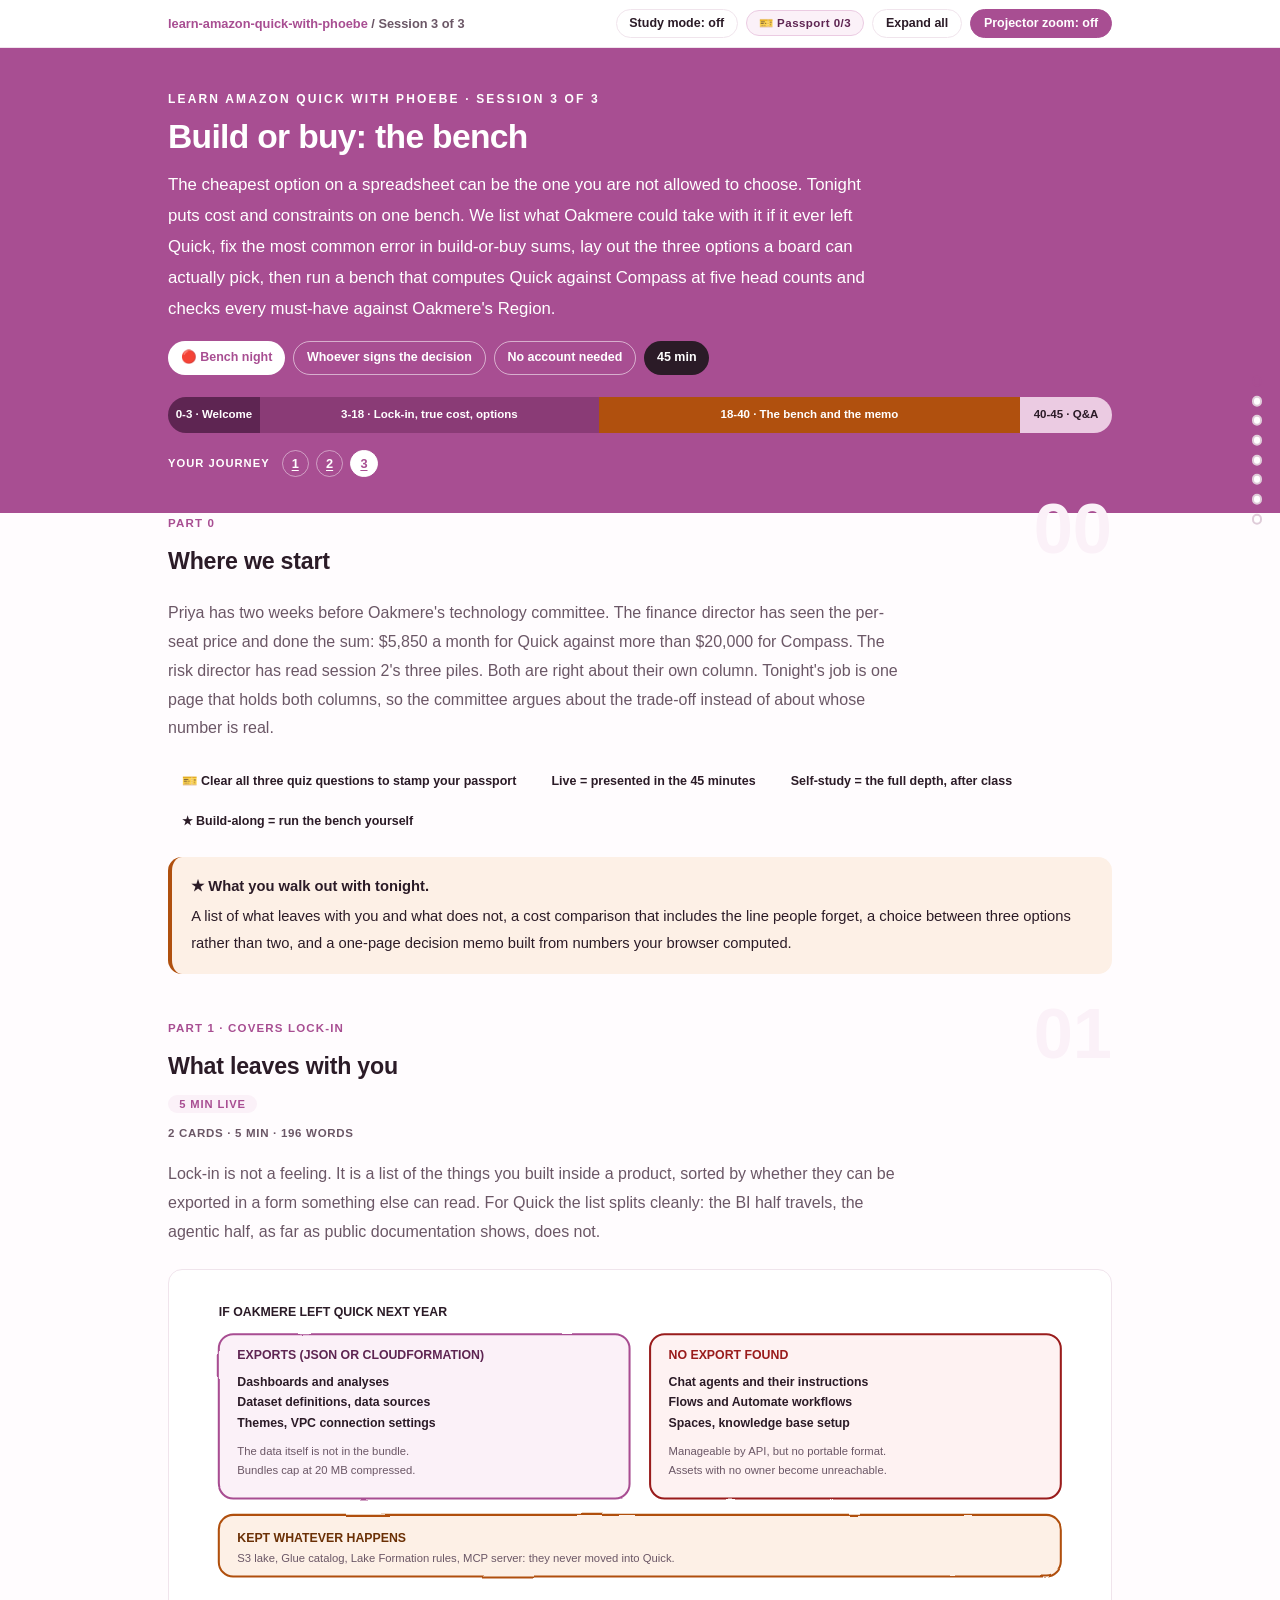
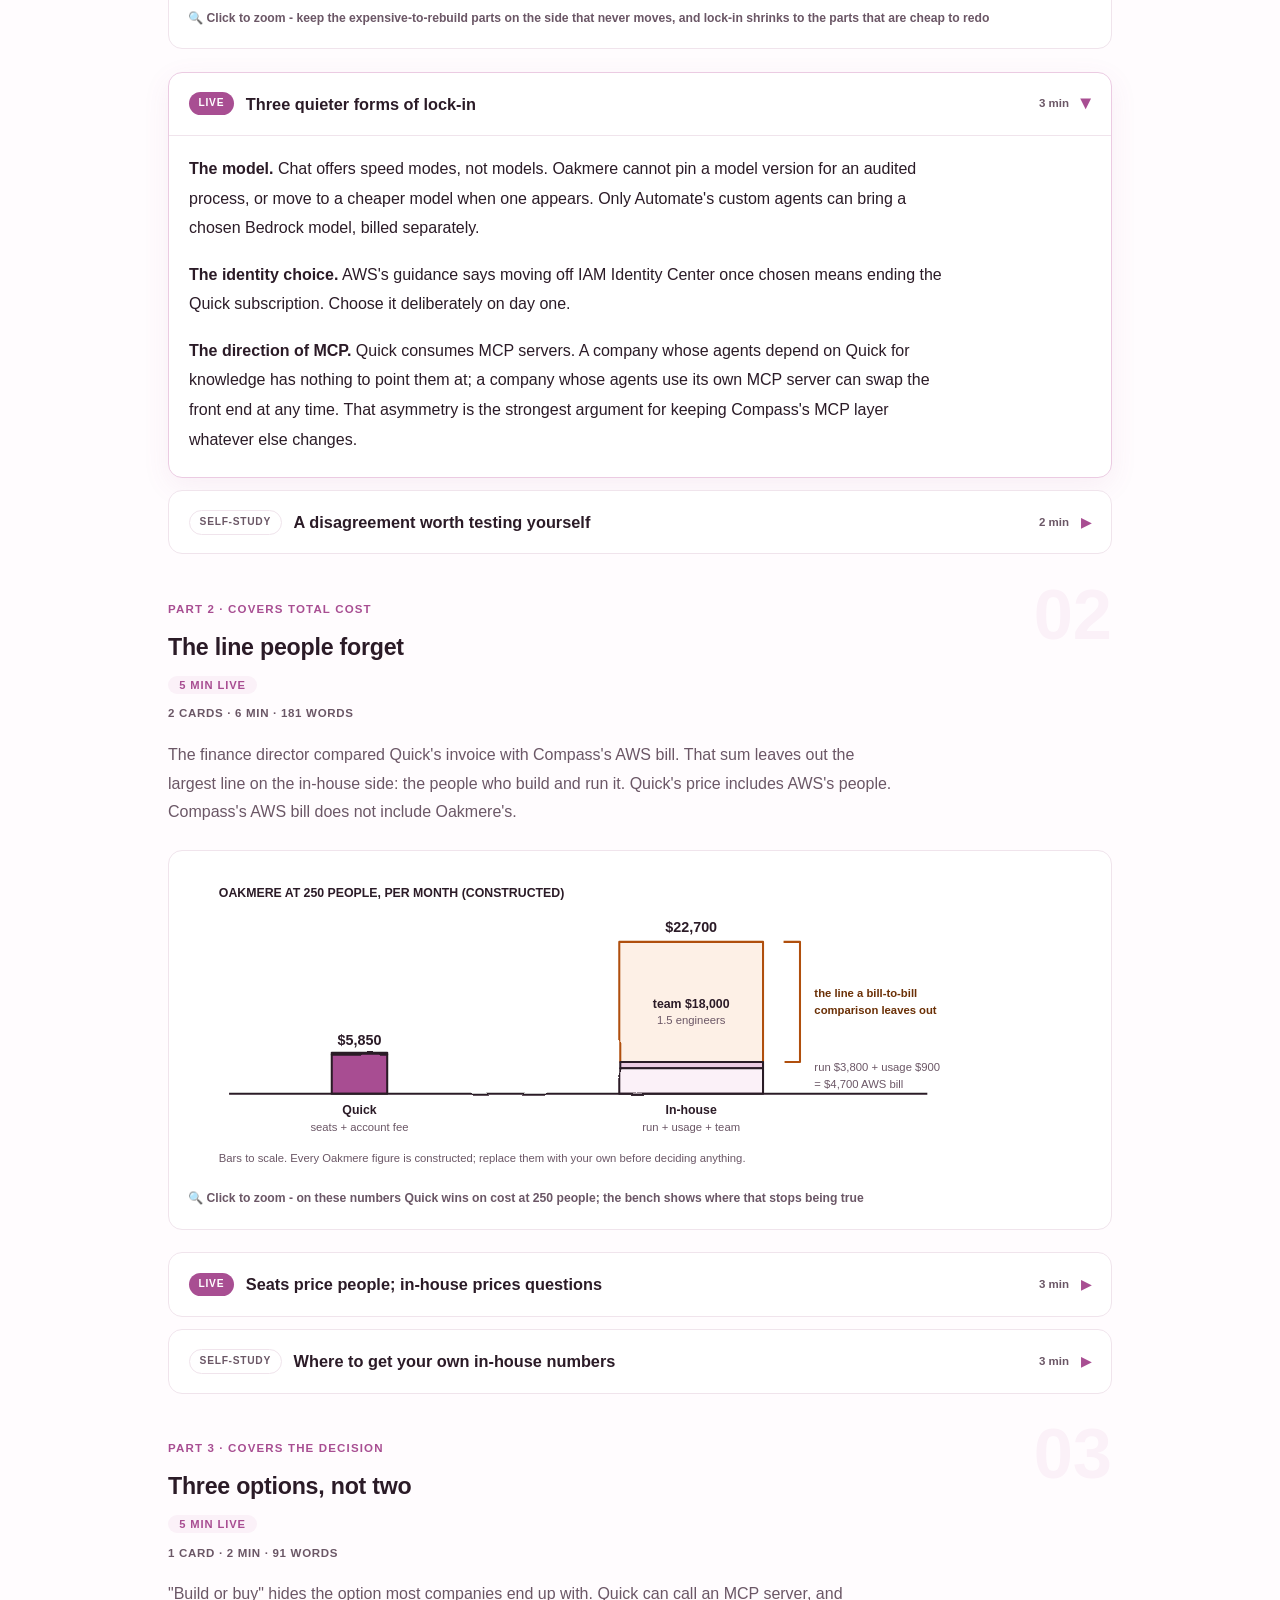
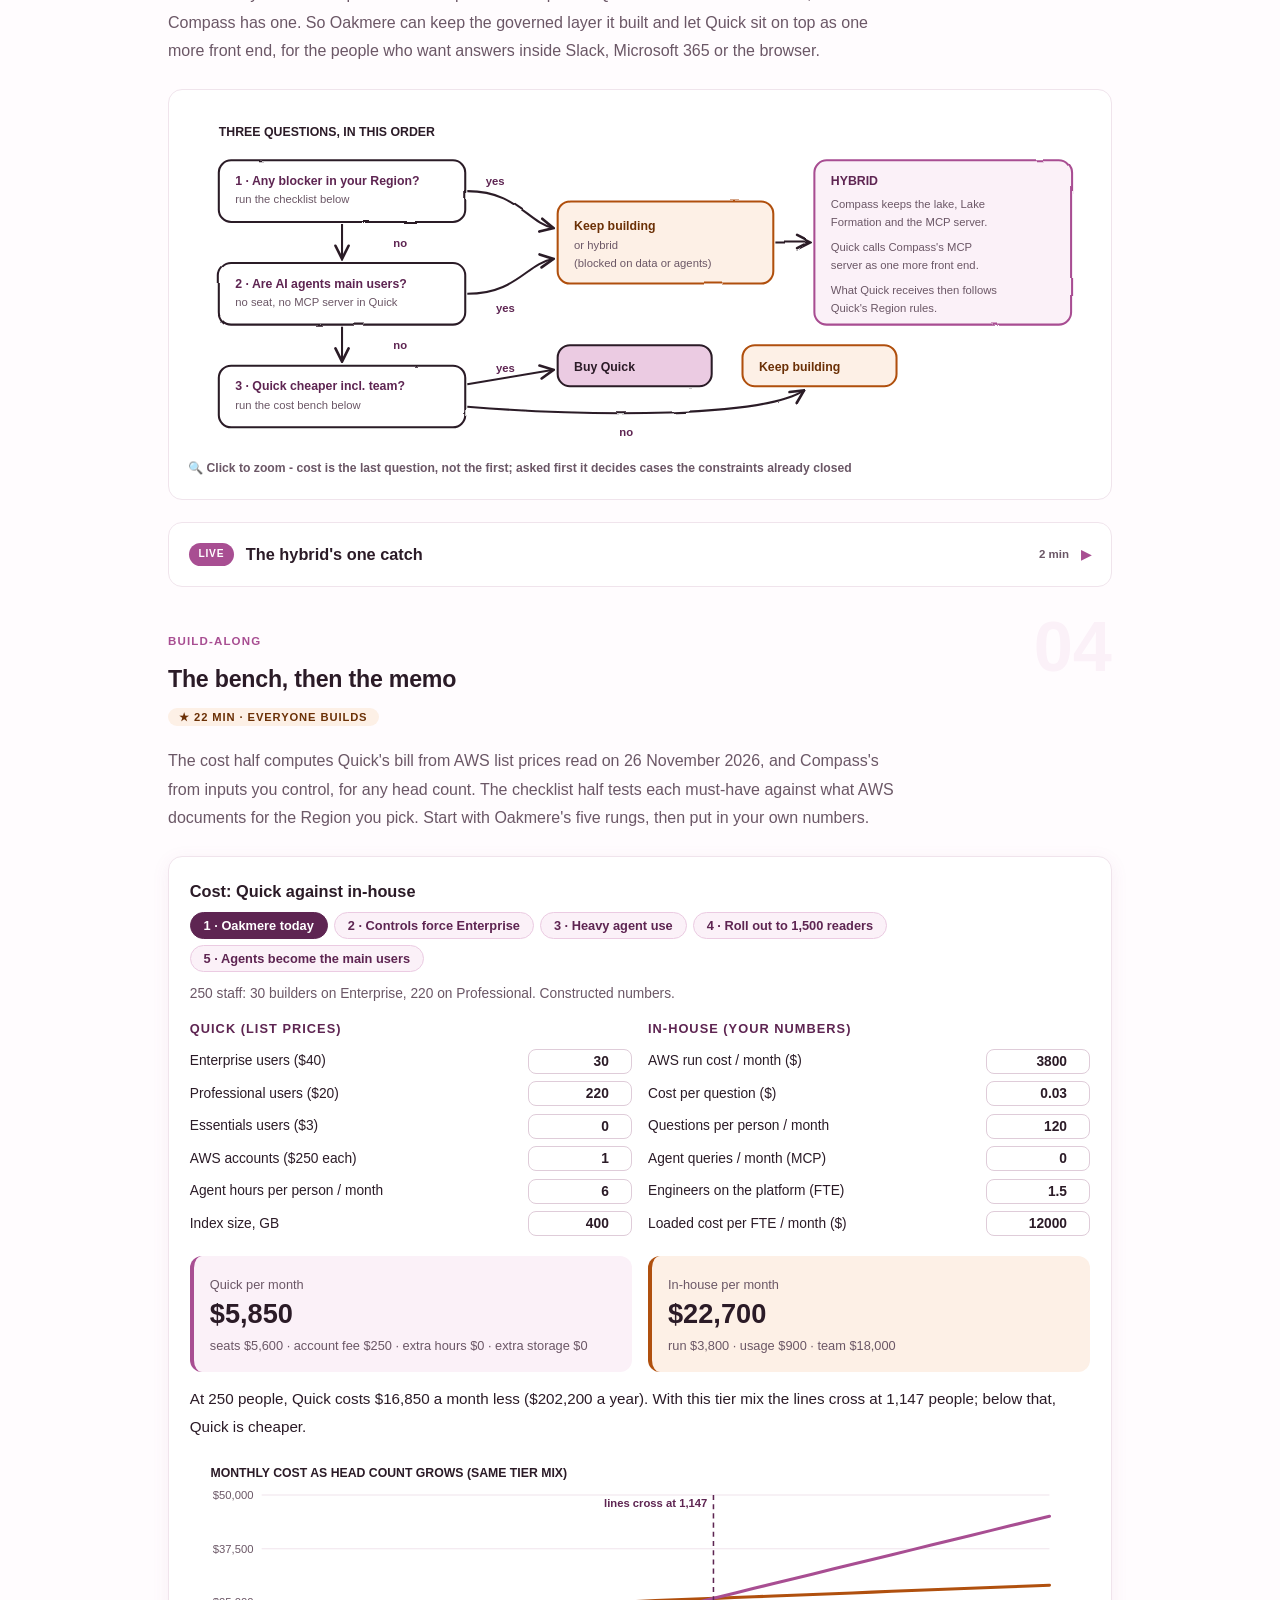
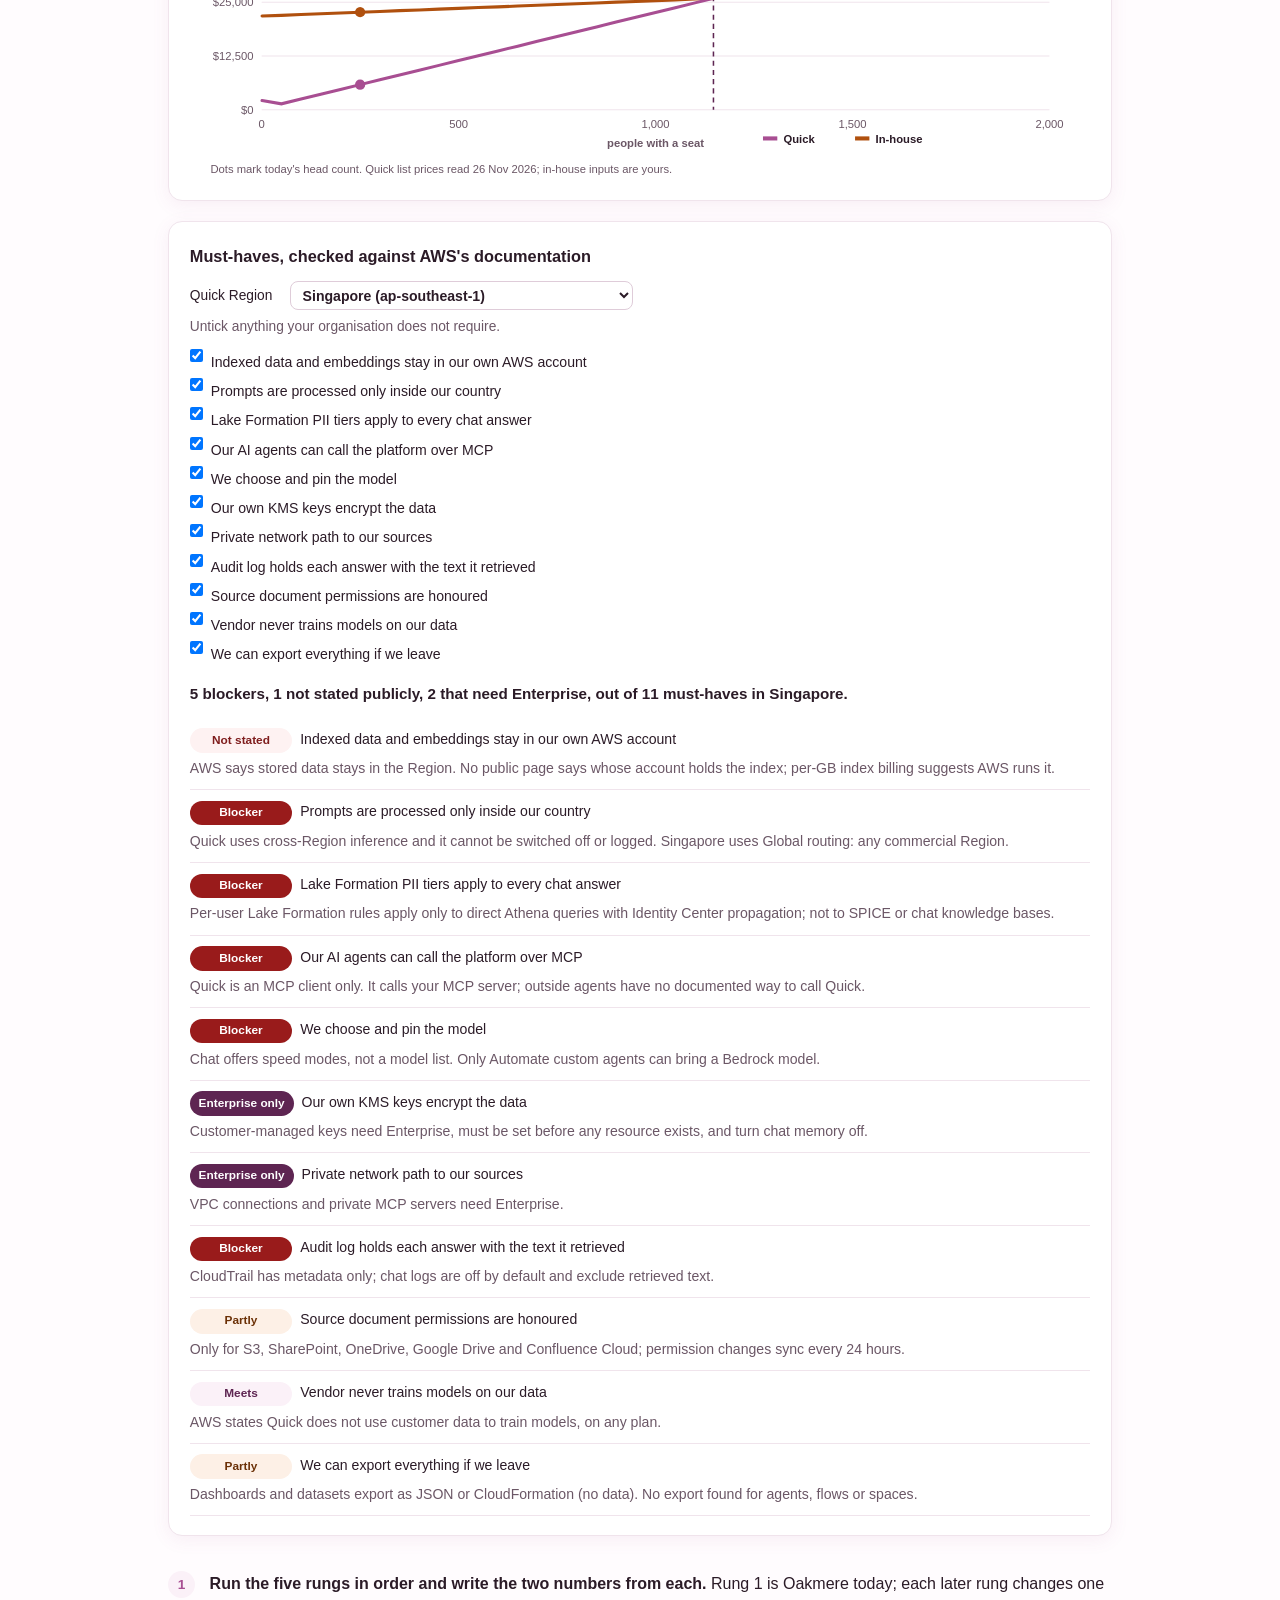
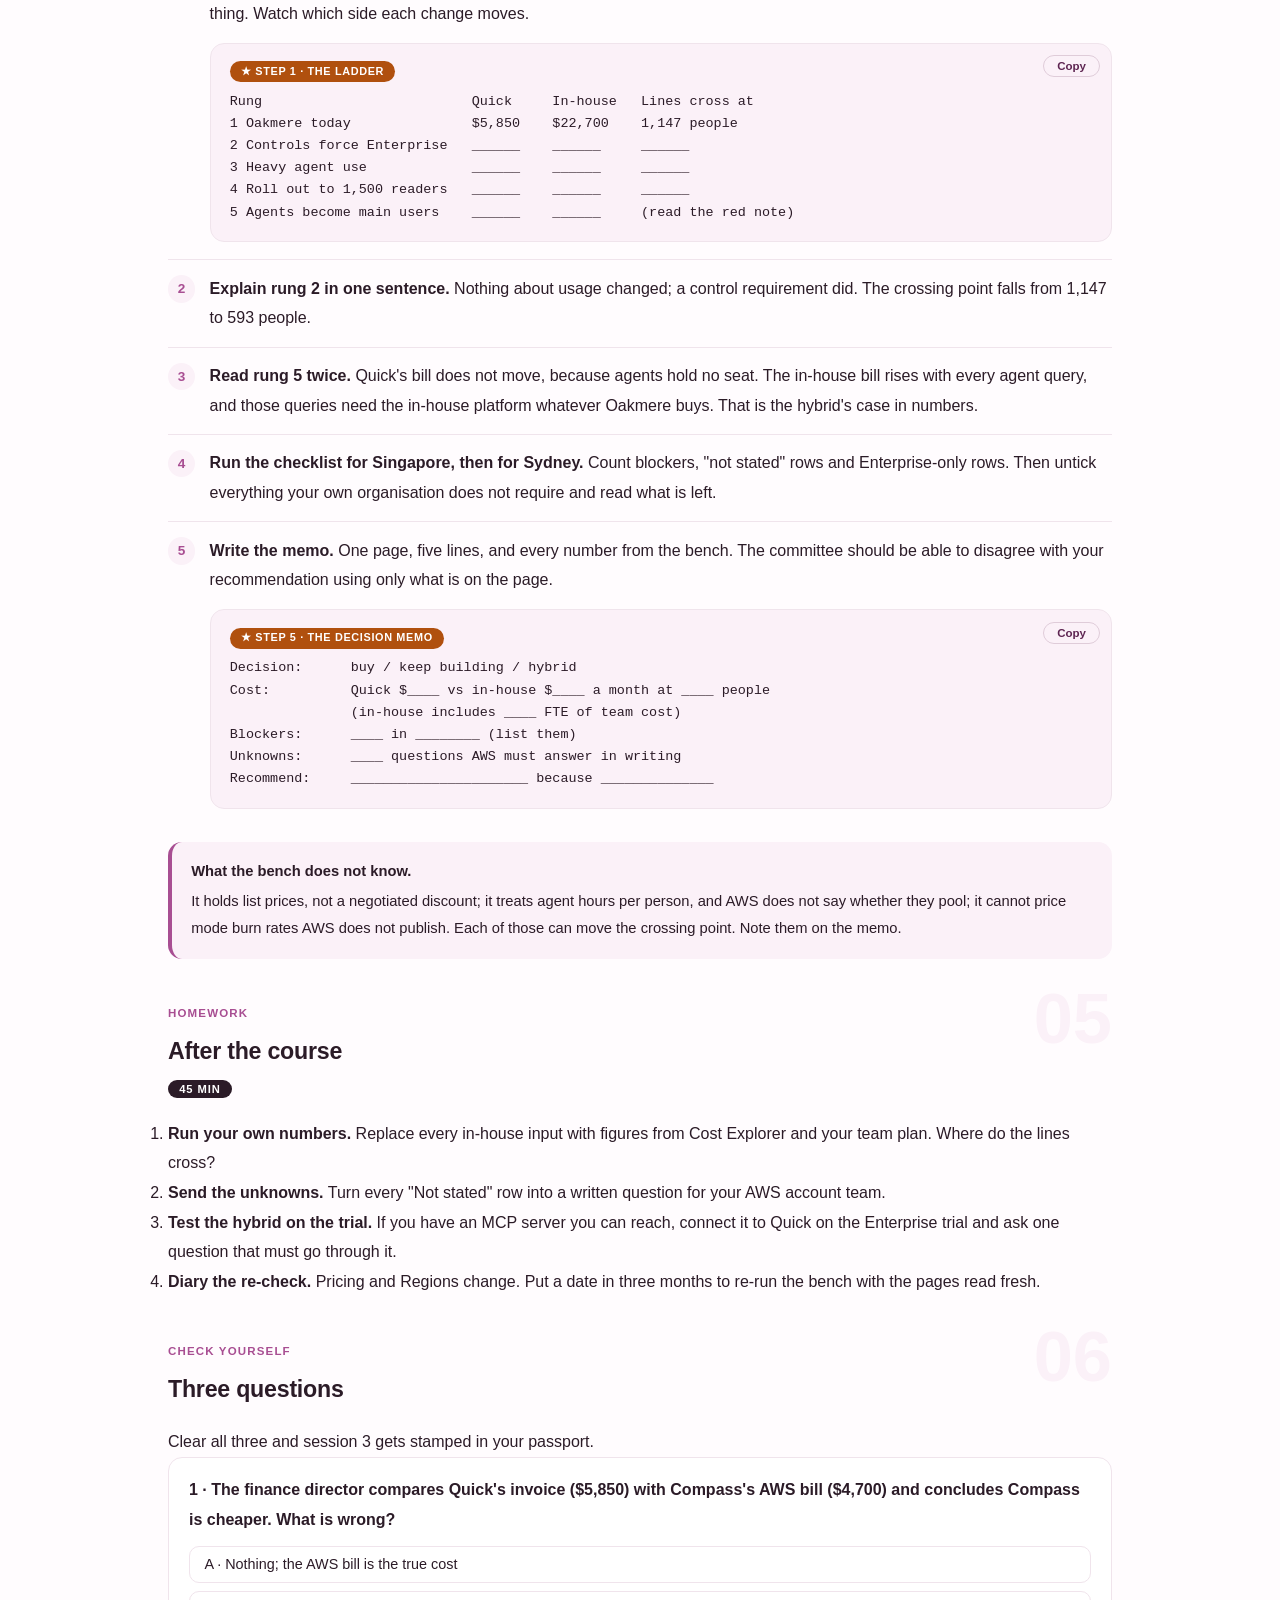
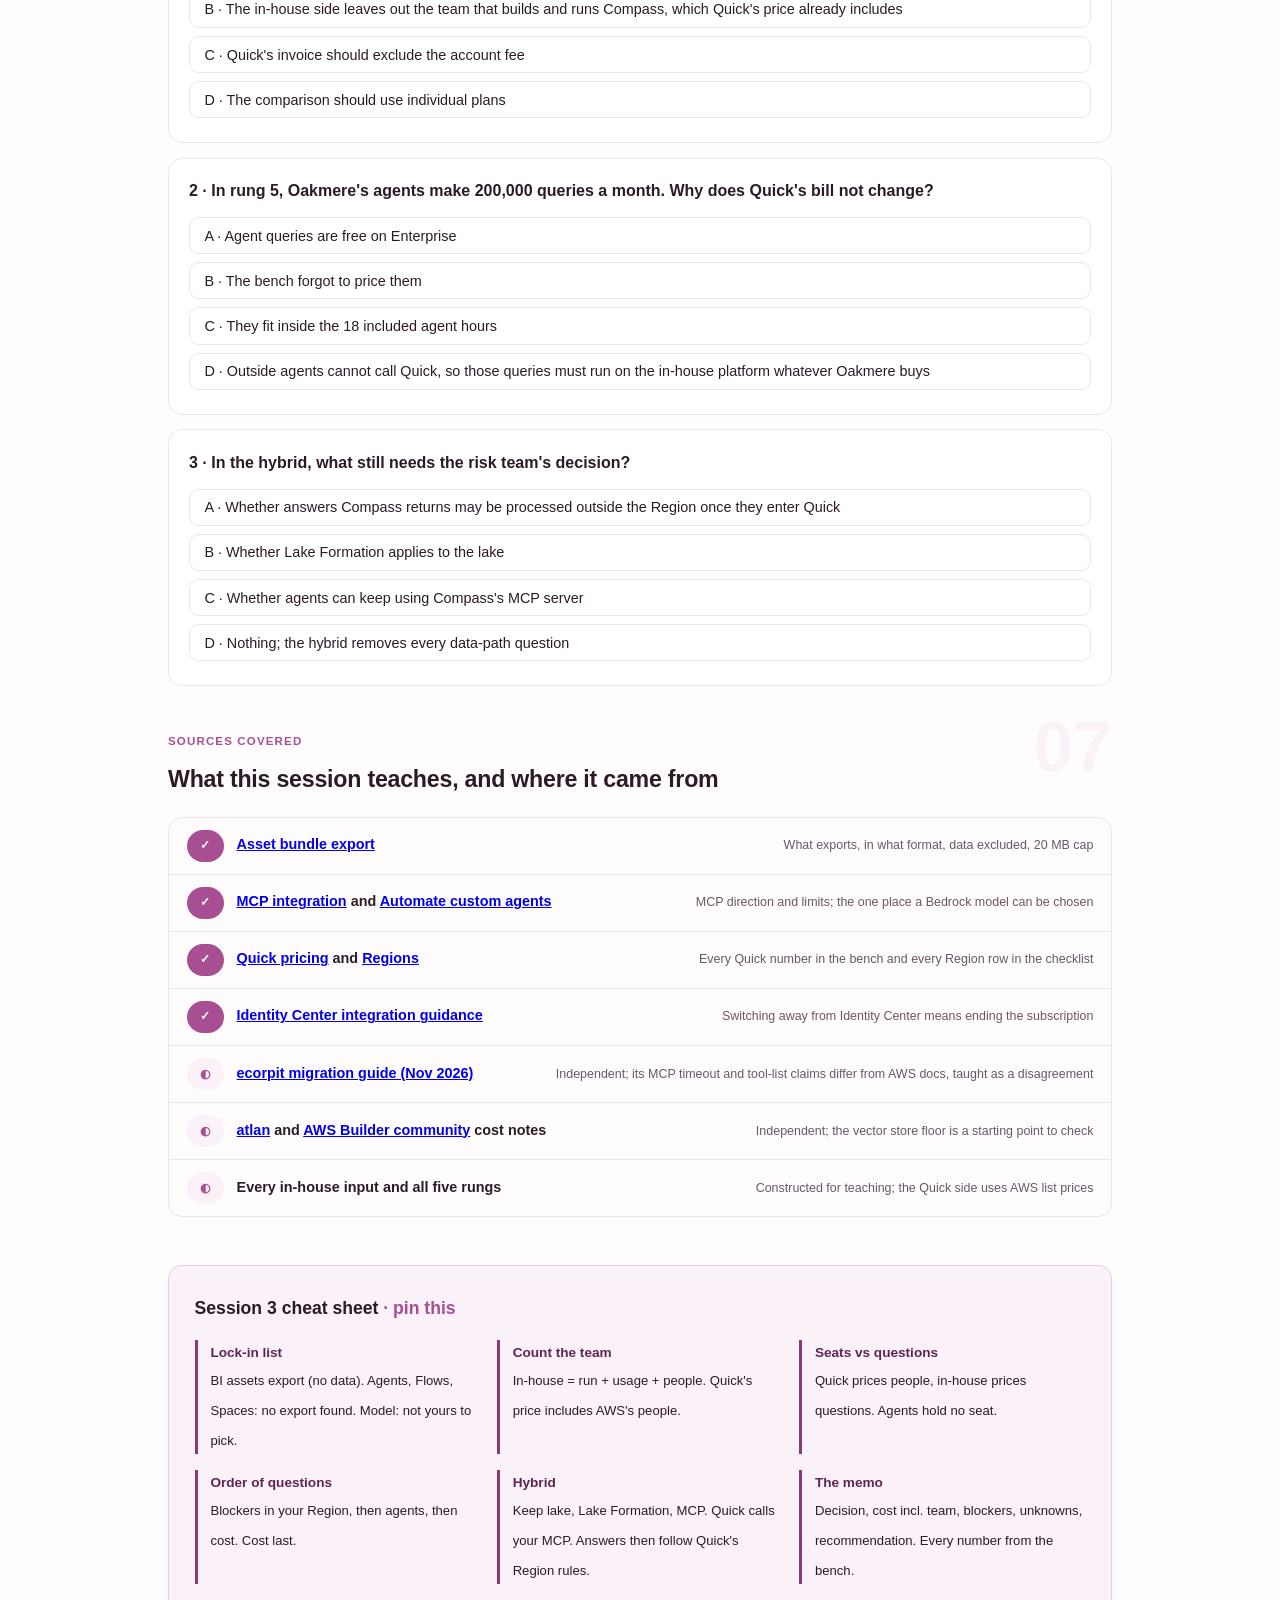
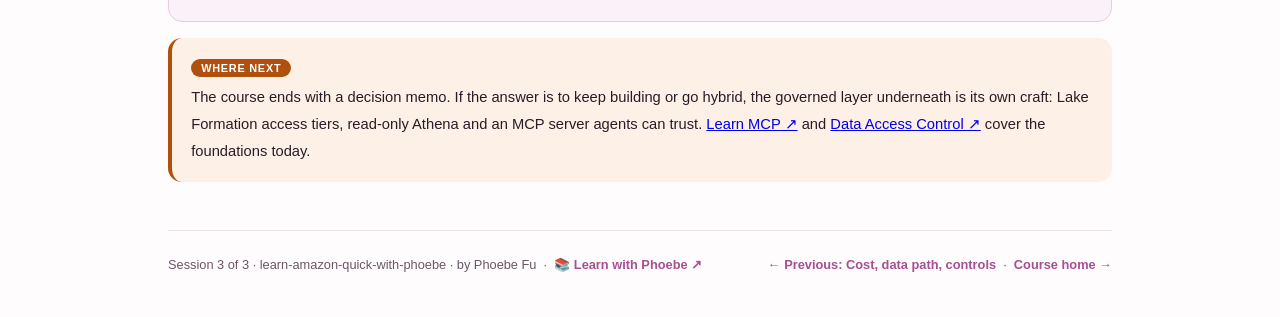
<file: courses/03-build-or-buy-bench.html>
<!DOCTYPE html>
<html lang="en">
<head>
<meta charset="UTF-8">
<meta name="viewport" content="width=device-width, initial-scale=1.0">
<!-- social:start -->
<meta name="description" content="Session 3 of 3. Build or buy: what you can take with you if you leave Quick, what an honest cost comparison has to include, the three options a board can choose between, and a bench that computes Quick against an in-house platform and checks your must-haves Region by Region.">
<meta property="og:type" content="article">
<meta property="og:site_name" content="Learn with Phoebe">
<meta property="og:title" content="Build or buy: the bench - learn amazon quick with phoebe">
<meta property="og:description" content="Session 3 of 3. Lock-in, the honest cost comparison, three options, and a computed build-or-buy bench.">
<meta property="og:url" content="https://phoebefu6.github.io/learn-amazon-quick-with-phoebe/courses/03-build-or-buy-bench.html">
<meta property="og:image" content="https://phoebefu6.github.io/learn-amazon-quick-with-phoebe/assets/og-cover.png">
<meta property="og:image:width" content="1200">
<meta property="og:image:height" content="630">
<meta name="twitter:card" content="summary_large_image">
<meta name="twitter:title" content="Build or buy: the bench - learn amazon quick with phoebe">
<meta name="twitter:description" content="Session 3 of 3. Quick against an in-house platform, computed in your browser.">
<meta name="twitter:image" content="https://phoebefu6.github.io/learn-amazon-quick-with-phoebe/assets/og-cover.png">
<!-- social:end -->
<title>Session 3 · Build or buy: the bench - learn amazon quick with phoebe</title>
<link rel="stylesheet" href="../assets/style.css?v=4">
</head>
<body>

<div class="toolbar">
  <div class="wrap">
    <span class="crumb"><a href="../index.html">learn-amazon-quick-with-phoebe</a> / Session 3 of 3</span>
    <button class="btn" id="toggle-all" type="button">Expand all</button>
    <button class="btn primary" id="zoom-toggle" type="button">Projector zoom: off</button>
  </div>
</div>

<header class="masthead">
  <div class="wrap">
    <div class="eyebrow">Learn Amazon Quick with Phoebe · Session 3 of 3</div>
    <h1>Build or buy: <span class="accent">the bench</span></h1>
    <p class="sub">The cheapest option on a spreadsheet can be the one you are not allowed to choose. Tonight puts cost and constraints on one bench. We list what Oakmere could take with it if it ever left Quick, fix the most common error in build-or-buy sums, lay out the three options a board can actually pick, then run a bench that computes Quick against Compass at five head counts and checks every must-have against Oakmere's Region.</p>
    <div class="chip-row">
      <span class="chip level">🔴 Bench night</span>
      <span class="chip audience">Whoever signs the decision</span>
      <span class="chip audience">No account needed</span>
      <span class="chip time">45 min</span>
    </div>
    <div class="agenda">
      <span class="a1" style="flex:1">0-3 · Welcome</span>
      <span class="a2" style="flex:4">3-18 · Lock-in, true cost, options</span>
      <span class="a3" style="flex:5">18-40 · The bench and the memo</span>
      <span class="a4" style="flex:1">40-45 · Q&amp;A</span>
    </div>
  </div>
</header>

<main class="wrap">

  <section class="section" id="intro">
    <div class="section-kicker">
      <span class="klabel">Part 0</span>
      <h2>Where we start</h2>
    </div>
    <p class="lede">Priya has two weeks before Oakmere's technology committee. The finance director has seen the per-seat price and done the sum: $5,850 a month for Quick against more than $20,000 for Compass. The risk director has read session 2's three piles. Both are right about their own column. Tonight's job is one page that holds both columns, so the committee argues about the trade-off instead of about whose number is real.</p>

    <div class="legend">
      <span class="pill">🎫 Clear all three quiz questions to stamp your passport</span>
      <span class="pill">Live = presented in the 45 minutes</span>
      <span class="pill">Self-study = the full depth, after class</span>
      <span class="pill">★ Build-along = run the bench yourself</span>
    </div>

    <div class="callout win">
      <p><strong>★ What you walk out with tonight.</strong> A list of what leaves with you and what does not, a cost comparison that includes the line people forget, a choice between three options rather than two, and a one-page decision memo built from numbers your browser computed.</p>
    </div>
  </section>

  <section class="section" id="part-1">
    <div class="section-kicker">
      <span class="klabel">Part 1 · covers lock-in</span>
      <h2>What leaves with you</h2>
      <span class="tag concept">5 min live</span>
    </div>
    <p class="lede">Lock-in is not a feeling. It is a list of the things you built inside a product, sorted by whether they can be exported in a form something else can read. For Quick the list splits cleanly: the BI half travels, the agentic half, as far as public documentation shows, does not.</p>

    <figure class="zoomable">
      <svg viewBox="0 0 880 300" xmlns="http://www.w3.org/2000/svg" role="img" aria-label="Two columns. Left, exports as JSON or CloudFormation asset bundles: dashboards, analyses, datasets definitions, data sources, themes; data not included, 20 megabyte cap. Right, no export found: chat agents, Flows, Spaces, knowledge base setup, curated synonyms. Below, the parts Oakmere keeps whatever happens: its S3 lake, catalog, Lake Formation rules and MCP server, because they never moved.">
        <defs>
          <filter id="q3aSk" x="-3%" y="-3%" width="106%" height="106%"><feTurbulence type="fractalNoise" baseFrequency="0.02" numOctaves="2" seed="3" result="n"/><feDisplacementMap in="SourceGraphic" in2="n" scale="2.2" xChannelSelector="R" yChannelSelector="G"/></filter>
        </defs>
        <style>
          .q3aH { font: 800 12px Inter, sans-serif; fill: #2B1B27; }
          .q3aK { font: 800 12px Inter, sans-serif; fill: #5E2552; }
          .q3aR { font: 800 12px Inter, sans-serif; fill: #991B1B; }
          .q3aL { font: 600 12px Inter, sans-serif; fill: #2B1B27; }
          .q3aS { font: 400 11px Inter, sans-serif; fill: #6B5766; }
          .q3aW { font: 800 12px Inter, sans-serif; fill: #6B3006; }
        </style>
        <text class="q3aH" x="30" y="26">IF OAKMERE LEFT QUICK NEXT YEAR</text>
        <g filter="url(#q3aSk)" stroke="#2B1B27" stroke-width="2" stroke-linejoin="round">
          <rect x="30" y="44" width="400" height="160" rx="14" fill="#FBF1F8" stroke="#A84E92"/>
          <rect x="450" y="44" width="400" height="160" rx="14" fill="#FEF2F2" stroke="#991B1B"/>
          <rect x="30" y="220" width="820" height="60" rx="14" fill="#FDF0E6" stroke="#B0500E"/>
        </g>
        <text class="q3aK" x="48" y="68">EXPORTS (JSON OR CLOUDFORMATION)</text>
        <text class="q3aL" x="48" y="94">Dashboards and analyses</text>
        <text class="q3aL" x="48" y="114">Dataset definitions, data sources</text>
        <text class="q3aL" x="48" y="134">Themes, VPC connection settings</text>
        <text class="q3aS" x="48" y="162">The data itself is not in the bundle.</text>
        <text class="q3aS" x="48" y="180">Bundles cap at 20 MB compressed.</text>
        <text class="q3aR" x="468" y="68">NO EXPORT FOUND</text>
        <text class="q3aL" x="468" y="94">Chat agents and their instructions</text>
        <text class="q3aL" x="468" y="114">Flows and Automate workflows</text>
        <text class="q3aL" x="468" y="134">Spaces, knowledge base setup</text>
        <text class="q3aS" x="468" y="162">Manageable by API, but no portable format.</text>
        <text class="q3aS" x="468" y="180">Assets with no owner become unreachable.</text>
        <text class="q3aW" x="48" y="246">KEPT WHATEVER HAPPENS</text>
        <text class="q3aS" x="48" y="266">S3 lake, Glue catalog, Lake Formation rules, MCP server: they never moved into Quick.</text>
      </svg>
      <figcaption>🔍 Click to zoom - keep the expensive-to-rebuild parts on the side that never moves, and lock-in shrinks to the parts that are cheap to redo</figcaption>
    </figure>

    <details class="card" open>
      <summary><span class="mode live">Live</span>Three quieter forms of lock-in<span class="mini">3 min</span><span class="caret">▶</span></summary>
      <div class="body">
        <p><strong>The model.</strong> Chat offers speed modes, not models. Oakmere cannot pin a model version for an audited process, or move to a cheaper model when one appears. Only Automate's custom agents can bring a chosen Bedrock model, billed separately.</p>
        <p><strong>The identity choice.</strong> AWS's guidance says moving off IAM Identity Center once chosen means ending the Quick subscription. Choose it deliberately on day one.</p>
        <p><strong>The direction of MCP.</strong> Quick consumes MCP servers. A company whose agents depend on Quick for knowledge has nothing to point them at; a company whose agents use its own MCP server can swap the front end at any time. That asymmetry is the strongest argument for keeping Compass's MCP layer whatever else changes.</p>
      </div>
    </details>

    <details class="card">
      <summary><span class="mode self">Self-study</span>A disagreement worth testing yourself<span class="mini">2 min</span><span class="caret">▶</span></summary>
      <div class="body">
        <p>How long Quick waits for an MCP tool before giving up is reported two ways. AWS's MCP page says a fixed five minutes. An independent migration guide (ecorpit, November 2026) says 60 seconds, and also that tool lists stay fixed after registration, where current AWS docs describe a manual Sync. The sources may describe different dates or different connector types. If Compass's slow queries would sit near either limit, test it on the trial rather than picking a side.</p>
      </div>
    </details>
  </section>

  <section class="section" id="part-2">
    <div class="section-kicker">
      <span class="klabel">Part 2 · covers total cost</span>
      <h2>The line people forget</h2>
      <span class="tag concept">5 min live</span>
    </div>
    <p class="lede">The finance director compared Quick's invoice with Compass's AWS bill. That sum leaves out the largest line on the in-house side: the people who build and run it. Quick's price includes AWS's people. Compass's AWS bill does not include Oakmere's.</p>

    <figure class="zoomable">
      <svg viewBox="0 0 880 300" xmlns="http://www.w3.org/2000/svg" role="img" aria-label="Two stacked bars for Oakmere at 250 people, constructed numbers. Quick: seats 5,600 dollars plus account fee 250 dollars, total 5,850 a month. In-house: AWS run cost 3,800, usage 900, and team 18,000 for one and a half engineers, total 22,700. A bracket marks the team block as the line a bill-to-bill comparison leaves out.">
        <defs>
          <filter id="q3bSk" x="-3%" y="-3%" width="106%" height="106%"><feTurbulence type="fractalNoise" baseFrequency="0.02" numOctaves="2" seed="19" result="n"/><feDisplacementMap in="SourceGraphic" in2="n" scale="2" xChannelSelector="R" yChannelSelector="G"/></filter>
        </defs>
        <style>
          .q3bH { font: 800 12px Inter, sans-serif; fill: #2B1B27; }
          .q3bL { font: 600 12px Inter, sans-serif; fill: #2B1B27; }
          .q3bS { font: 400 11px Inter, sans-serif; fill: #6B5766; }
          .q3bV { font: 800 14px Inter, sans-serif; fill: #2B1B27; }
          .q3bW { font: 700 11px Inter, sans-serif; fill: #6B3006; }
        </style>
        <text class="q3bH" x="30" y="26">OAKMERE AT 250 PEOPLE, PER MONTH (CONSTRUCTED)</text>
        <g filter="url(#q3bSk)" stroke="#2B1B27" stroke-width="2" stroke-linejoin="round">
          <rect x="140" y="178" width="54" height="2" fill="#EBCBE2"/>
          <rect x="140" y="180" width="54" height="38" fill="#A84E92"/>
          <rect x="420" y="70" width="140" height="117" fill="#FDF0E6" stroke="#B0500E"/>
          <rect x="420" y="187" width="140" height="6" fill="#EBCBE2"/>
          <rect x="420" y="193" width="140" height="25" fill="#FBF1F8"/>
          <path d="M40 218 L720 218" fill="none"/>
          <path d="M580 70 L596 70 L596 187 L580 187" fill="none" stroke="#B0500E"/>
        </g>
        <text class="q3bV" x="167" y="170" text-anchor="middle">$5,850</text>
        <text class="q3bL" x="167" y="238" text-anchor="middle">Quick</text>
        <text class="q3bS" x="167" y="254" text-anchor="middle">seats + account fee</text>
        <text class="q3bV" x="490" y="60" text-anchor="middle">$22,700</text>
        <text class="q3bL" x="490" y="238" text-anchor="middle">In-house</text>
        <text class="q3bS" x="490" y="254" text-anchor="middle">run + usage + team</text>
        <text class="q3bL" x="490" y="134" text-anchor="middle">team $18,000</text>
        <text class="q3bS" x="490" y="150" text-anchor="middle">1.5 engineers</text>
        <text class="q3bW" x="610" y="124">the line a bill-to-bill</text>
        <text class="q3bW" x="610" y="140">comparison leaves out</text>
        <text class="q3bS" x="610" y="196">run $3,800 + usage $900</text>
        <text class="q3bS" x="610" y="212">= $4,700 AWS bill</text>
        <text class="q3bS" x="30" y="284">Bars to scale. Every Oakmere figure is constructed; replace them with your own before deciding anything.</text>
      </svg>
      <figcaption>🔍 Click to zoom - on these numbers Quick wins on cost at 250 people; the bench shows where that stops being true</figcaption>
    </figure>

    <details class="card">
      <summary><span class="mode live">Live</span>Seats price people; in-house prices questions<span class="mini">3 min</span><span class="caret">▶</span></summary>
      <div class="body">
        <p>Quick charges for every person who can use it, whether they ask one question a month or five hundred. An in-house platform charges for the questions asked (model tokens, Athena scans) on top of a mostly fixed base. So Quick favours a small group of regular users; in-house favours a large group of occasional users, and it is the only option when the main "users" are AI agents, which hold no seat at all.</p>
        <p>That is why the bench scales head count while holding the tier mix and per-person habits steady, and why its fifth rung adds agent queries Quick cannot serve.</p>
      </div>
    </details>

    <details class="card">
      <summary><span class="mode self">Self-study</span>Where to get your own in-house numbers<span class="mini">3 min</span><span class="caret">▶</span></summary>
      <div class="body">
        <p><strong>Run cost:</strong> AWS Cost Explorer filtered by the platform's cost-allocation tags gives Fargate, load balancer, RDS and vector store spend. <strong>Usage:</strong> divide last month's Bedrock and Athena spend by questions answered. <strong>Team:</strong> the share of each engineer's time spent on the platform, times a fully loaded monthly cost. Independent write-ups note an OpenSearch Serverless vector store has a floor of roughly $350 a month, which S3 Vectors lowers; treat that as a starting point to check, not a quote.</p>
      </div>
    </details>
  </section>

  <section class="section" id="part-3">
    <div class="section-kicker">
      <span class="klabel">Part 3 · covers the decision</span>
      <h2>Three options, not two</h2>
      <span class="tag concept">5 min live</span>
    </div>
    <p class="lede">"Build or buy" hides the option most companies end up with. Quick can call an MCP server, and Compass has one. So Oakmere can keep the governed layer it built and let Quick sit on top as one more front end, for the people who want answers inside Slack, Microsoft 365 or the browser.</p>

    <figure class="zoomable">
      <svg viewBox="0 0 880 330" xmlns="http://www.w3.org/2000/svg" role="img" aria-label="Decision tree. First question: is any must-have a blocker in your Region? If yes and the blocker is about data or agents, go to keep building or hybrid. If no blockers, second question: are AI agents a main user? If yes, keep building or hybrid. If no, third question: does Quick cost less at your head count including team cost? If yes, buy Quick; if no, keep building. Hybrid is defined as Compass keeps lake, Lake Formation and MCP; Quick calls Compass's MCP server as a front end; anything Quick receives follows Quick's Region rules.">
        <defs>
          <filter id="q3cSk" x="-3%" y="-3%" width="106%" height="106%"><feTurbulence type="fractalNoise" baseFrequency="0.02" numOctaves="2" seed="43" result="n"/><feDisplacementMap in="SourceGraphic" in2="n" scale="2.2" xChannelSelector="R" yChannelSelector="G"/></filter>
          <marker id="q3cAr" viewBox="0 0 10 10" refX="9" refY="5" markerWidth="8" markerHeight="8" orient="auto"><path d="M1 1 L9 5 L1 9" fill="none" stroke="#2B1B27" stroke-width="1.6" stroke-linecap="round"/></marker>
        </defs>
        <style>
          .q3cH { font: 800 12px Inter, sans-serif; fill: #2B1B27; }
          .q3cL { font: 600 12px Inter, sans-serif; fill: #2B1B27; }
          .q3cS { font: 400 11px Inter, sans-serif; fill: #6B5766; }
          .q3cY { font: 700 11px Inter, sans-serif; fill: #5E2552; }
          .q3cB { font: 800 12px Inter, sans-serif; fill: #6B3006; }
          .q3cQ { font: 800 12px Inter, sans-serif; fill: #5E2552; }
        </style>
        <text class="q3cH" x="30" y="26">THREE QUESTIONS, IN THIS ORDER</text>
        <g filter="url(#q3cSk)" fill="#FFFFFF" stroke="#2B1B27" stroke-width="2" stroke-linejoin="round">
          <rect x="30" y="50" width="240" height="60" rx="12"/>
          <rect x="30" y="150" width="240" height="60" rx="12"/>
          <rect x="30" y="250" width="240" height="60" rx="12"/>
          <rect x="360" y="90" width="210" height="80" rx="12" fill="#FDF0E6" stroke="#B0500E"/>
          <rect x="360" y="230" width="150" height="40" rx="12" fill="#EBCBE2"/>
          <rect x="540" y="230" width="150" height="40" rx="12" fill="#FDF0E6" stroke="#B0500E"/>
          <rect x="610" y="50" width="250" height="160" rx="12" fill="#FBF1F8" stroke="#A84E92"/>
          <path d="M150 112 L150 146" fill="none" marker-end="url(#q3cAr)"/>
          <path d="M150 212 L150 246" fill="none" marker-end="url(#q3cAr)"/>
          <path d="M272 80 C 320 80, 330 110, 356 116" fill="none" marker-end="url(#q3cAr)"/>
          <path d="M272 180 C 320 180, 330 150, 356 146" fill="none" marker-end="url(#q3cAr)"/>
          <path d="M272 268 L356 254" fill="none" marker-end="url(#q3cAr)"/>
          <path d="M272 290 C 400 300, 560 300, 600 274" fill="none" marker-end="url(#q3cAr)"/>
          <path d="M572 130 L606 130" fill="none" marker-end="url(#q3cAr)"/>
        </g>
        <text class="q3cQ" x="46" y="74">1 · Any blocker in your Region?</text>
        <text class="q3cS" x="46" y="92">run the checklist below</text>
        <text class="q3cQ" x="46" y="174">2 · Are AI agents main users?</text>
        <text class="q3cS" x="46" y="192">no seat, no MCP server in Quick</text>
        <text class="q3cQ" x="46" y="274">3 · Quick cheaper incl. team?</text>
        <text class="q3cS" x="46" y="292">run the cost bench below</text>
        <text class="q3cY" x="290" y="74">yes</text>
        <text class="q3cY" x="300" y="198">yes</text>
        <text class="q3cY" x="200" y="134">no</text>
        <text class="q3cY" x="200" y="234">no</text>
        <text class="q3cY" x="300" y="256">yes</text>
        <text class="q3cY" x="420" y="318">no</text>
        <text class="q3cB" x="376" y="118">Keep building</text>
        <text class="q3cS" x="376" y="136">or hybrid</text>
        <text class="q3cS" x="376" y="154">(blocked on data or agents)</text>
        <text class="q3cL" x="376" y="255">Buy Quick</text>
        <text class="q3cB" x="556" y="255">Keep building</text>
        <text class="q3cQ" x="626" y="74">HYBRID</text>
        <text class="q3cS" x="626" y="96">Compass keeps the lake, Lake</text>
        <text class="q3cS" x="626" y="114">Formation and the MCP server.</text>
        <text class="q3cS" x="626" y="138">Quick calls Compass's MCP</text>
        <text class="q3cS" x="626" y="156">server as one more front end.</text>
        <text class="q3cS" x="626" y="180">What Quick receives then follows</text>
        <text class="q3cS" x="626" y="198">Quick's Region rules.</text>
      </svg>
      <figcaption>🔍 Click to zoom - cost is the last question, not the first; asked first it decides cases the constraints already closed</figcaption>
    </figure>

    <details class="card">
      <summary><span class="mode live">Live</span>The hybrid's one catch<span class="mini">2 min</span><span class="caret">▶</span></summary>
      <div class="body">
        <p>In the hybrid, Compass applies Lake Formation before it answers, so a clearance-2 user asking through Quick still never sees a customer's identity number. But whatever Compass returns enters Quick, and from there it is processed under Quick's rules: in Singapore, potentially in any commercial Region. The hybrid moves the governance problem from "every row in the lake" to "every answer Compass hands over". That is a much smaller surface, and it is still a surface. Oakmere's risk team decides whether the answers Compass returns may leave the Region in flight.</p>
      </div>
    </details>
  </section>

  <section class="section" id="demo-1">
    <div class="section-kicker">
      <span class="klabel">Build-along</span>
      <h2>The bench, then the memo</h2>
      <span class="tag demo">★ 22 min · everyone builds</span>
    </div>
    <p class="lede">The cost half computes Quick's bill from AWS list prices read on 26 November 2026, and Compass's from inputs you control, for any head count. The checklist half tests each must-have against what AWS documents for the Region you pick. Start with Oakmere's five rungs, then put in your own numbers.</p>

    <div class="qb" id="qb-bench">
      <h3>Cost: Quick against in-house</h3>
      <div class="qb-rungs" id="qb-rungs"></div>
      <p class="qb-note" id="qb-rung-note"></p>
      <div class="qb-grid">
        <div class="qb-col">
          <h4>Quick (list prices)</h4>
          <label class="qb-field">Enterprise users ($40)<input id="qb-ent" type="number" min="0"></label>
          <label class="qb-field">Professional users ($20)<input id="qb-pro" type="number" min="0"></label>
          <label class="qb-field">Essentials users ($3)<input id="qb-ess" type="number" min="0"></label>
          <label class="qb-field">AWS accounts ($250 each)<input id="qb-accounts" type="number" min="1"></label>
          <label class="qb-field">Agent hours per person / month<input id="qb-hoursPerUser" type="number" min="0"></label>
          <label class="qb-field">Index size, GB<input id="qb-indexGB" type="number" min="0"></label>
        </div>
        <div class="qb-col">
          <h4>In-house (your numbers)</h4>
          <label class="qb-field">AWS run cost / month ($)<input id="qb-fixedRun" type="number" min="0"></label>
          <label class="qb-field">Cost per question ($)<input id="qb-costPerQ" type="number" min="0" step="0.01"></label>
          <label class="qb-field">Questions per person / month<input id="qb-qPerUser" type="number" min="0"></label>
          <label class="qb-field">Agent queries / month (MCP)<input id="qb-agentQ" type="number" min="0"></label>
          <label class="qb-field">Engineers on the platform (FTE)<input id="qb-fte" type="number" min="0" step="0.5"></label>
          <label class="qb-field">Loaded cost per FTE / month ($)<input id="qb-fteCost" type="number" min="0"></label>
        </div>
      </div>
      <div class="qb-out">
        <div class="qb-big quick"><span>Quick per month</span><b id="qb-quick">-</b><span id="qb-quick-parts"></span></div>
        <div class="qb-big inhouse"><span>In-house per month</span><b id="qb-inhouse">-</b><span id="qb-inhouse-parts"></span></div>
      </div>
      <p class="qb-line" id="qb-verdict"></p>
      <p class="qb-warn" id="qb-agent-warn" hidden></p>
      <div class="qb-chart" id="qb-chart"></div>
    </div>

    <div class="qb" id="qb-checklist">
      <h3>Must-haves, checked against AWS's documentation</h3>
      <label class="qb-field" style="justify-content:flex-start;flex-wrap:wrap">Quick Region&nbsp;&nbsp;<select class="qb-select" id="qb-region"></select></label>
      <p class="qb-note">Untick anything your organisation does not require.</p>
      <div class="qb-checks" id="qb-checks"></div>
      <p class="qb-line"><strong id="qb-check-sum"></strong></p>
      <ul class="qb-res" id="qb-res"></ul>
    </div>

    <div class="steps">
      <div class="step">
        <p><strong>Run the five rungs in order and write the two numbers from each.</strong> Rung 1 is Oakmere today; each later rung changes one thing. Watch which side each change moves.</p>
        <div class="prompt-box good"><span class="label">★ Step 1 · the ladder</span>Rung                          Quick     In-house   Lines cross at
1 Oakmere today               $5,850    $22,700    1,147 people
2 Controls force Enterprise   ______    ______     ______
3 Heavy agent use             ______    ______     ______
4 Roll out to 1,500 readers   ______    ______     ______
5 Agents become main users    ______    ______     (read the red note)</div>
      </div>
      <div class="step">
        <p><strong>Explain rung 2 in one sentence.</strong> Nothing about usage changed; a control requirement did. The crossing point falls from 1,147 to 593 people.</p>
      </div>
      <div class="step">
        <p><strong>Read rung 5 twice.</strong> Quick's bill does not move, because agents hold no seat. The in-house bill rises with every agent query, and those queries need the in-house platform whatever Oakmere buys. That is the hybrid's case in numbers.</p>
      </div>
      <div class="step">
        <p><strong>Run the checklist for Singapore, then for Sydney.</strong> Count blockers, "not stated" rows and Enterprise-only rows. Then untick everything your own organisation does not require and read what is left.</p>
      </div>
      <div class="step">
        <p><strong>Write the memo.</strong> One page, five lines, and every number from the bench. The committee should be able to disagree with your recommendation using only what is on the page.</p>
        <div class="prompt-box good"><span class="label">★ Step 5 · the decision memo</span>Decision:      buy / keep building / hybrid
Cost:          Quick $____ vs in-house $____ a month at ____ people
               (in-house includes ____ FTE of team cost)
Blockers:      ____ in ________ (list them)
Unknowns:      ____ questions AWS must answer in writing
Recommend:     ______________________ because ______________</div>
      </div>
    </div>

    <div class="callout tip">
      <p><strong>What the bench does not know.</strong> It holds list prices, not a negotiated discount; it treats agent hours per person, and AWS does not say whether they pool; it cannot price mode burn rates AWS does not publish. Each of those can move the crossing point. Note them on the memo.</p>
    </div>
  </section>

  <section class="section" id="exercise">
    <div class="section-kicker">
      <span class="klabel">Homework</span>
      <h2>After the course</h2>
      <span class="tag exercise">45 min</span>
    </div>
    <ol>
      <li><strong>Run your own numbers.</strong> Replace every in-house input with figures from Cost Explorer and your team plan. Where do the lines cross?</li>
      <li><strong>Send the unknowns.</strong> Turn every "Not stated" row into a written question for your AWS account team.</li>
      <li><strong>Test the hybrid on the trial.</strong> If you have an MCP server you can reach, connect it to Quick on the Enterprise trial and ask one question that must go through it.</li>
      <li><strong>Diary the re-check.</strong> Pricing and Regions change. Put a date in three months to re-run the bench with the pages read fresh.</li>
    </ol>
  </section>

  <section class="section" id="quiz">
    <div class="section-kicker">
      <span class="klabel">Check yourself</span>
      <h2>Three questions</h2>
    </div>
    <p>Clear all three and session 3 gets stamped in your passport.</p>

    <div class="quiz-q" data-answer="1">
      <p class="qtext">1 · The finance director compares Quick's invoice ($5,850) with Compass's AWS bill ($4,700) and concludes Compass is cheaper. What is wrong?</p>
      <button class="qopt" type="button">A · Nothing; the AWS bill is the true cost</button>
      <button class="qopt" type="button">B · The in-house side leaves out the team that builds and runs Compass, which Quick's price already includes</button>
      <button class="qopt" type="button">C · Quick's invoice should exclude the account fee</button>
      <button class="qopt" type="button">D · The comparison should use individual plans</button>
      <p class="qwhy">With 1.5 engineers at the constructed $12,000 a month, Compass costs $22,700, not $4,700. Leaving out people is the most common error in build-or-buy sums. Individual plans lack the organisation controls Oakmere needs.</p>
    </div>

    <div class="quiz-q" data-answer="3">
      <p class="qtext">2 · In rung 5, Oakmere's agents make 200,000 queries a month. Why does Quick's bill not change?</p>
      <button class="qopt" type="button">A · Agent queries are free on Enterprise</button>
      <button class="qopt" type="button">B · The bench forgot to price them</button>
      <button class="qopt" type="button">C · They fit inside the 18 included agent hours</button>
      <button class="qopt" type="button">D · Outside agents cannot call Quick, so those queries must run on the in-house platform whatever Oakmere buys</button>
      <p class="qwhy">Quick is an MCP client, not a server, and agents hold no seat. The queries land on the in-house side by necessity, which is why agent-heavy plans point to keeping the governed layer.</p>
    </div>

    <div class="quiz-q" data-answer="0">
      <p class="qtext">3 · In the hybrid, what still needs the risk team's decision?</p>
      <button class="qopt" type="button">A · Whether answers Compass returns may be processed outside the Region once they enter Quick</button>
      <button class="qopt" type="button">B · Whether Lake Formation applies to the lake</button>
      <button class="qopt" type="button">C · Whether agents can keep using Compass's MCP server</button>
      <button class="qopt" type="button">D · Nothing; the hybrid removes every data-path question</button>
      <p class="qwhy">Compass still applies Lake Formation before answering, and agents keep its MCP server. But what Compass hands to Quick is then processed under Quick's routing, which in Singapore is global. The surface is smaller, not gone.</p>
    </div>

    <p class="quiz-score"></p>
  </section>

  <section class="section" id="official">
    <div class="section-kicker">
      <span class="klabel">Sources covered</span>
      <h2>What this session teaches, and where it came from</h2>
    </div>
    <div class="covered">
      <div class="covered-row"><span class="status pill solid">✓</span><span class="name"><a href="https://docs.aws.amazon.com/quicksight/latest/developerguide/assetbundle-export.html">Asset bundle export</a></span><span class="note">What exports, in what format, data excluded, 20 MB cap</span></div>
      <div class="covered-row"><span class="status pill solid">✓</span><span class="name"><a href="https://docs.aws.amazon.com/quick/latest/userguide/mcp-integration.html">MCP integration</a> and <a href="https://docs.aws.amazon.com/quick/latest/userguide/automate-custom-agents.html">Automate custom agents</a></span><span class="note">MCP direction and limits; the one place a Bedrock model can be chosen</span></div>
      <div class="covered-row"><span class="status pill solid">✓</span><span class="name"><a href="https://aws.amazon.com/quick/pricing/">Quick pricing</a> and <a href="https://docs.aws.amazon.com/quick/latest/userguide/regions.html">Regions</a></span><span class="note">Every Quick number in the bench and every Region row in the checklist</span></div>
      <div class="covered-row"><span class="status pill solid">✓</span><span class="name"><a href="https://docs.aws.amazon.com/prescriptive-guidance/latest/quick-suite-access-approach/iam-identity-center-integration.html">Identity Center integration guidance</a></span><span class="note">Switching away from Identity Center means ending the subscription</span></div>
      <div class="covered-row"><span class="status pill light">◐</span><span class="name"><a href="https://ecorpit.com/q-business-amazon-quick-migration-acl-gaps-2026/">ecorpit migration guide (Nov 2026)</a></span><span class="note">Independent; its MCP timeout and tool-list claims differ from AWS docs, taught as a disagreement</span></div>
      <div class="covered-row"><span class="status pill light">◐</span><span class="name"><a href="https://atlan.com/know/ai-agent/aws/bedrock-managed-knowledge-base-vs-custom-rag-pipeline/">atlan</a> and <a href="https://builder.aws.com/content/3DJBtAE2tsIUSUWDdPmWMFMgurR/amazon-q-business-vs-bedrock-knowledge-bases">AWS Builder community</a> cost notes</span><span class="note">Independent; the vector store floor is a starting point to check</span></div>
      <div class="covered-row"><span class="status pill light">◐</span><span class="name">Every in-house input and all five rungs</span><span class="note">Constructed for teaching; the Quick side uses AWS list prices</span></div>
    </div>
  </section>

  <section class="cheat" id="cheatsheet">
    <h3>Session 3 cheat sheet <span>· pin this</span></h3>
    <div class="grid-2">
      <div class="cheat-item"><b>Lock-in list</b><span>BI assets export (no data). Agents, Flows, Spaces: no export found. Model: not yours to pick.</span></div>
      <div class="cheat-item"><b>Count the team</b><span>In-house = run + usage + people. Quick's price includes AWS's people.</span></div>
      <div class="cheat-item"><b>Seats vs questions</b><span>Quick prices people, in-house prices questions. Agents hold no seat.</span></div>
      <div class="cheat-item"><b>Order of questions</b><span>Blockers in your Region, then agents, then cost. Cost last.</span></div>
      <div class="cheat-item"><b>Hybrid</b><span>Keep lake, Lake Formation, MCP. Quick calls your MCP. Answers then follow Quick's Region rules.</span></div>
      <div class="cheat-item"><b>The memo</b><span>Decision, cost incl. team, blockers, unknowns, recommendation. Every number from the bench.</span></div>
    </div>
  </section>

  <div class="callout next">
    <span class="nx-pill">Where next</span>
    <p>The course ends with a decision memo. If the answer is to keep building or go hybrid, the governed layer underneath is its own craft: Lake Formation access tiers, read-only Athena and an MCP server agents can trust. <a href="https://phoebefu6.github.io/learn-mcp-with-phoebe/">Learn MCP ↗</a> and <a href="https://phoebefu6.github.io/learn-data-access-control-with-phoebe/">Data Access Control ↗</a> cover the foundations today.</p>
  </div>

  <footer class="pagefoot">
    <span>Session 3 of 3 · learn-amazon-quick-with-phoebe · by Phoebe Fu &nbsp;·&nbsp; 📚 <a href="https://phoebefu6.github.io/learn-with-phoebe/">Learn with Phoebe ↗</a></span>
    <span><a href="02-cost-data-path-controls.html">← Previous: Cost, data path, controls</a> &nbsp;·&nbsp; <a href="../index.html">Course home →</a></span>
  </footer>

</main>

<script src="../assets/quick-bench.js?v=3"></script>
<script src="../assets/quick-bench-ui.js?v=2"></script>
<script src="../assets/app.js?v=1"></script>
</body>
</html>
</file>
<file: assets/style.css>
/* learn-amazon-quick-with-phoebe - editorial bold design system
   Accent: orchid #A84E92 · Deep #5E2552 · Mid #8A3B76 · Contrast: AWS-warm orange #B0500E
   (CSS var names still read --indigo/--amber; they hold orchid and orange.)
   Light surfaces only. */

:root {
  --indigo: #A84E92;
  --indigo-deep: #5E2552;
  --indigo-mid: #8A3B76;
  --indigo-soft: #EBCBE2;
  --indigo-50: #FBF1F8;
  --ink: #2B1B27;
  --muted: #6B5766;
  --faint: #DFCCD9;
  --hairline: #F0E4EC;
  --clay: #B0500E;
  --clay-ink: #6B3006;
  --amber: #B0500E;
  --amber-ink: #6B3006;
  --amber-50: #FDF0E6;
  --paper: #FFFCFE;
  --code-bg: #FBF1F8;
  --code-ink: #2B1B27;
  --scrim-rgb: 255,250,253;
  --shadow-rgb: 168,78,146;
  --radius: 14px;
}

* { margin: 0; padding: 0; box-sizing: border-box; }

html { font-size: 16px; scroll-behavior: smooth; }
html.zoom-125 { font-size: 20px; }
html.zoom-150 { font-size: 24px; }

body {
  font-family: "Inter", -apple-system, BlinkMacSystemFont, "Segoe UI", Roboto, sans-serif;
  background: var(--paper);
  color: var(--ink);
  line-height: 1.85;
  font-feature-settings: "tnum";
}

.wrap { max-width: 62rem; margin: 0 auto; padding: 0 1.5rem; }

/* ---------- header band ---------- */
.masthead {
  background: var(--indigo);
  color: #fff;
  padding: 2.5rem 0 2.25rem;
}
.masthead .eyebrow {
  font-size: .75rem;
  letter-spacing: .18em;
  text-transform: uppercase;
  opacity: 1;
  font-weight: 600;
}
.masthead h1 {
  font-size: 2.1rem;
  line-height: 1.15;
  font-weight: 800;
  margin: .5rem 0 .75rem;
  letter-spacing: -.02em;
}
.masthead h1 .accent { color: inherit; }
.masthead .sub { font-size: 1.05rem; opacity: 1; max-width: 44rem; }

.chip-row { display: flex; flex-wrap: wrap; gap: .5rem; margin-top: 1.1rem; }
.chip {
  display: inline-flex;
  align-items: center;
  gap: .35rem;
  border-radius: 999px;
  padding: .25rem .8rem;
  font-size: .78rem;
  font-weight: 600;
  white-space: nowrap;
}
.chip.level { background: #fff; color: var(--indigo); }
.chip.audience { background: rgba(255,255,255,.08); color: #fff; border: 1px solid rgba(255,255,255,.35); }
.chip.time { background: var(--ink); color: #fff; font-variant-numeric: tabular-nums; }


/* ---------- agenda band ----------
   Recovered 2026-09-02. These six repos were scaffolded from a stylesheet that had
   lost this block, so .agenda rendered as run-on inline text ~700px tall inside the
   masthead. 87 of 93 repos carry it; these were the exception, and they were also the
   six the estate sweep could not see. See course-builder/references/field-notes.md.

   .a3 does NOT reuse the donor's `color: var(--amber-ink)`: that pair falls below
   4.5:1 against --amber in all six palettes, which is the same failure the sweep
   flags on the wellbeing courses. The literal below is the darkest tone of this
   repo's own amber-ink that clears 4.5:1, so the band stays bright. Recompute it if
   --amber changes. */
.agenda {
  display: flex;
  border-radius: 999px;
  overflow: hidden;
  margin: 1.4rem 0 0;
  font-size: .72rem;
  font-weight: 600;
  text-align: center;
  color: #fff;
}
.agenda span { padding: .45rem .3rem; white-space: nowrap; overflow: hidden; text-overflow: ellipsis; }
.agenda .a1 { background: var(--indigo-deep); }
.agenda .a2 { background: var(--indigo-mid); }
.agenda .a3 { background: var(--amber); color: #FFFFFF; }
.agenda .a4 { background: var(--indigo-soft); color: var(--ink); }

/* ---------- toolbar ---------- */
.toolbar {
  position: sticky;
  top: 0;
  z-index: 40;
  background: rgba(255,255,255,.94);
  backdrop-filter: blur(6px);
  border-bottom: 1px solid var(--hairline);
  padding: .55rem 0;
}
.toolbar .wrap { display: flex; align-items: center; gap: .5rem; flex-wrap: nowrap; }
.toolbar .crumb { font-size: .8rem; color: var(--muted); font-weight: 600; margin-right: auto; min-width: 0; white-space: nowrap; overflow: hidden; text-overflow: ellipsis; }
.toolbar .btn { white-space: nowrap; flex: none; padding: .38rem .8rem; font-size: .78rem; line-height: 1.2; }
.toolbar .crumb a { color: var(--indigo); text-decoration: none; }
.btn {
  border: 1px solid var(--hairline);
  background: #fff;
  color: var(--ink);
  border-radius: 999px;
  padding: .35rem .9rem;
  font-size: .78rem;
  font-weight: 600;
  cursor: pointer;
  font-family: inherit;
  transition: all .15s ease;
}
.btn:hover { border-color: var(--indigo); color: var(--indigo); }
.btn.primary { background: var(--indigo); border-color: var(--indigo); color: #fff; }
.btn.primary:hover { background: var(--indigo-deep); }

/* ---------- sections ---------- */
main { padding: 2.5rem 0 4rem; }

.section { margin-bottom: 2.8rem; }
.section-kicker { margin-bottom: 1rem; }
.section-kicker .klabel {
  display: block;
  font-size: .72rem;
  text-transform: uppercase;
  letter-spacing: .1em;
  color: var(--indigo);
  font-weight: 700;
  margin-bottom: .35rem;
}
.section-kicker h2 {
  font-size: 1.45rem;
  font-weight: 800;
  letter-spacing: -.01em;
  display: flex;
  align-items: center;
  gap: .7rem;
  flex-wrap: wrap;
}
.section-kicker .tag {
  border-radius: 999px;
  padding: .18rem .7rem;
  font-size: .7rem;
  font-weight: 700;
  text-transform: uppercase;
  letter-spacing: .08em;
}
.tag.concept { background: var(--indigo-50); color: var(--indigo); }
.tag.demo { background: var(--amber-50); color: var(--amber-ink); }
.tag.exercise { background: var(--ink); color: #fff; }

.lede { color: var(--muted); max-width: 46rem; margin-bottom: 1.4rem; line-height: 1.8; }

/* live vs self-study markers on cards */
.mode {
  font-size: .64rem;
  font-weight: 700;
  text-transform: uppercase;
  letter-spacing: .07em;
  padding: .14rem .6rem;
  border-radius: 999px;
  flex: none;
}
.mode.live { background: var(--indigo); color: #fff; }
.mode.self { background: #fff; color: var(--muted); border: 1px solid var(--hairline); }

/* ---------- accordions ---------- */
details.card {
  border: 1px solid var(--hairline);
  border-radius: var(--radius);
  margin-bottom: .8rem;
  overflow: hidden;
  background: #fff;
}
details.card[open] { border-color: var(--indigo-soft); box-shadow: 0 8px 28px rgba(var(--shadow-rgb),.08); }
details.card summary {
  list-style: none;
  cursor: pointer;
  padding: 1rem 1.25rem;
  display: flex;
  align-items: center;
  gap: .75rem;
  font-weight: 700;
  font-size: 1.02rem;
  user-select: none;
}
details.card summary::-webkit-details-marker { display: none; }
details.card summary .dot {
  width: .6rem; height: .6rem;
  border-radius: 999px;
  background: var(--indigo);
  flex: none;
}
details.card summary .mini { margin-left: auto; font-size: .72rem; color: var(--muted); font-weight: 600; white-space: nowrap; }
details.card summary .caret { transition: transform .2s ease; color: var(--indigo); font-size: .8rem; }
details.card[open] summary .caret { transform: rotate(90deg); }
details.card .body { padding: 0 1.25rem 1.4rem; border-top: 1px solid var(--hairline); padding-top: 1.15rem; }
details.card .body p { margin-bottom: 1.05rem; max-width: 48rem; }
details.card .body p:last-child { margin-bottom: 0; }
details.card .body ul, details.card .body ol { margin: 0 0 1.1rem 1.2rem; max-width: 47rem; }
details.card .body li { margin-bottom: .65rem; }
details.card .body h4 { font-size: .95rem; font-weight: 700; margin: 1.1rem 0 .45rem; }
details.card .body h4:first-child { margin-top: 0; }

/* ---------- pills & legends ---------- */
.legend { display: flex; flex-wrap: wrap; gap: .5rem; margin: 0 0 1.2rem; }
.pill {
  display: inline-flex;
  align-items: center;
  gap: .4rem;
  border-radius: 999px;
  padding: .28rem .85rem;
  font-size: .78rem;
  font-weight: 600;
}
.pill.solid { background: var(--indigo); color: #fff; }
.pill.light { background: var(--indigo-50); color: var(--indigo); }
.pill.inkpill { background: var(--ink); color: #fff; }
.pill.amber, .pill.peach { background: var(--amber); color: #fff; }
.pill.bare { color: var(--muted); }

/* ---------- 4D grid ---------- */
.grid-2 { display: grid; grid-template-columns: repeat(auto-fit, minmax(15rem, 1fr)); gap: .8rem; margin: .5rem 0 1rem; }
.d-card {
  border: 1px solid var(--hairline);
  border-left: 4px solid var(--indigo);
  border-radius: 10px;
  padding: 1rem 1.1rem;
}
.d-card h4 { font-size: .95rem; margin-bottom: .3rem; }
.d-card h4 .lead-letter { color: var(--indigo); }
.d-card p { font-size: .86rem; color: var(--muted); margin: 0; }

/* ---------- tables ---------- */
table.clean { width: 100%; border-collapse: collapse; font-size: .9rem; margin: .4rem 0 1rem; }
table.clean th {
  text-align: left;
  font-size: .72rem;
  text-transform: uppercase;
  letter-spacing: .08em;
  color: var(--muted);
  padding: .5rem .6rem;
  border-bottom: 2px solid var(--ink);
}
table.clean td { padding: .7rem .6rem; border-bottom: .5px solid var(--hairline); vertical-align: top; line-height: 1.7; }
table.clean td:first-child { font-weight: 600; }

/* ---------- prompt boxes ---------- */
.prompt-box{
  position: relative;
  background: #FBF1F8;
  border: 1px solid #F0E4EC;
  color: #2B1B27;
  border-radius: var(--radius);
  padding: 1.1rem 1.2rem;
  margin: 1rem 0 1.2rem;
  font-family: "SF Mono", ui-monospace, Menlo, Consolas, monospace;
  font-size: .84rem;
  line-height: 1.65;
  white-space: pre-wrap;
  word-break: break-word;
}
.prompt-box .label{
  position: absolute;
  top: -0.7rem;
  left: 1rem;
  background: #A84E92;
  color: #FFFFFF;
  font-family: "Inter", -apple-system, sans-serif;
  font-size: .68rem;
  font-weight: 700;
  letter-spacing: .06em;
  text-transform: uppercase;
  border-radius: 999px;
  padding: .15rem .7rem;
}
.prompt-box.bad .label { background: var(--faint); color: var(--ink); }
.prompt-box.good .label { background: var(--amber); color: #fff; }
.copy-btn{
  position: absolute;
  top: .7rem;
  right: .7rem;
  background: var(--indigo-50);
  border: 1px solid var(--faint);
  color: var(--indigo-deep);
  border-radius: 999px;
  padding: .25rem .8rem;
  font-size: .72rem;
  font-weight: 600;
  cursor: pointer;
  font-family: "Inter", -apple-system, sans-serif;
  transition: background .15s ease;
}
.copy-btn:hover { background: var(--indigo-soft); }
.copy-btn.copied { background: var(--amber); border-color: var(--amber); color: #fff; }

/* ---------- demo steps ---------- */
.steps { counter-reset: step; margin: .6rem 0 1rem; }
.step {
  display: grid;
  grid-template-columns: max-content minmax(0, 1fr);
  column-gap: .9rem;
  row-gap: .2rem;
  padding: .85rem 0;
  border-bottom: .5px solid var(--hairline);
}
.step > * { grid-column: 2; min-width: 0; }
.step > .prompt-box { margin: .8rem 0 .4rem; }
.step:last-child { border-bottom: none; }
.step::before {
  counter-increment: step;
  content: counter(step);
  flex: none;
  width: 1.7rem; height: 1.7rem;
  border-radius: 999px;
  background: var(--indigo-50);
  color: var(--indigo);
  font-weight: 700;
  font-size: .85rem;
  display: inline-flex;
  align-items: center;
  justify-content: center;
  margin-top: .1rem;
}
.step p { margin: 0; }
/* A code box inside a step sits BELOW the step text at full width. Without this the flex row
 * puts it in a half-width column beside the text and wraps code mid-token. */
.step { flex-wrap: wrap; }
.step > p { flex: 1 1 0; min-width: 0; }
.step > .prompt-box { flex: 1 1 100%; margin: .7rem 0 .2rem; word-break: normal; overflow-x: auto; }

/* ---------- callouts ---------- */
.callout {
  border-radius: var(--radius);
  padding: 1rem 1.2rem;
  margin: 1rem 0;
  font-size: .92rem;
}
.callout.tip { background: var(--indigo-50); border-left: 4px solid var(--indigo); }
.callout.win { background: var(--amber-50); border-left: 4px solid var(--amber); }
.callout strong:first-child { display: block; margin-bottom: .2rem; }

.callout.example {
  background: #FFFFFF;
  border: 1px solid var(--hairline);
  border-left: 4px solid var(--amber);
  font-size: .9rem;
}
.callout.example .ex-pill {
  display: inline-block;
  background: var(--amber);
  color: #fff;
  border-radius: 999px;
  padding: .15rem .7rem;
  font-size: .68rem;
  font-weight: 700;
  text-transform: uppercase;
  letter-spacing: .06em;
  margin-bottom: .5rem;
}
.callout.example p { margin: 0 0 .75rem; max-width: 47rem; }
.callout.example p:last-child { margin-bottom: 0; }
.callout.example ul { margin: 0 0 0 1.1rem; max-width: 46rem; }
.callout.example li { margin-bottom: .6rem; }
.callout.example li:last-child { margin-bottom: 0; }

/* ---------- zoomable figures ---------- */
figure.zoomable {
  border: 1px solid var(--hairline);
  border-radius: var(--radius);
  padding: 1.2rem;
  margin: 1rem 0 1.4rem;
  cursor: zoom-in;
  transition: box-shadow .15s ease;
  background: #fff;
}
figure.zoomable:hover { box-shadow: 0 8px 28px rgba(var(--shadow-rgb),.12); }
figure.zoomable svg, figure.zoomable img { width: 100%; height: auto; display: block; }
figure.zoomable figcaption {
  margin-top: .6rem;
  font-size: .76rem;
  color: var(--muted);
  font-weight: 600;
  display: flex;
  align-items: center;
  gap: .4rem;
}

.lightbox{
  position: fixed;
  inset: 0;
  z-index: 100;
  background: rgba(var(--scrim-rgb),.9);
  display: none;
  align-items: center;
  justify-content: center;
  padding: 3vh 3vw;
  cursor: zoom-out;
}
.lightbox.open { display: flex; }
.lightbox .inner{
  background: #fff;
  border: 1px solid #F0E4EC;
  box-shadow: 0 10px 40px rgba(43,27,39,.14);
  border-radius: var(--radius);
  padding: 2rem;
  max-width: 94vw;
  max-height: 92vh;
  overflow: auto;
}
.lightbox .inner svg, .lightbox .inner img { width: min(88vw, 70rem); height: auto; }
.lightbox .close-hint{
  position: fixed;
  top: 1rem; right: 1.4rem;
  color: var(--ink);
  font-size: .8rem;
  font-weight: 600;
  opacity: 1;
}

/* ---------- courses covered ---------- */
.covered { border: 1px solid var(--hairline); border-radius: var(--radius); overflow: hidden; }
.covered-row {
  display: flex;
  align-items: baseline;
  gap: .8rem;
  padding: .75rem 1.1rem;
  border-bottom: .5px solid var(--hairline);
  font-size: .9rem;
}
.covered-row:last-child { border-bottom: none; }
.covered-row .status { flex: none; }
.covered-row .name { font-weight: 600; }
.covered-row .note { margin-left: auto; color: var(--muted); font-size: .78rem; text-align: right; }

/* ---------- cheat sheet footer ---------- */
.cheat{
  background: var(--indigo-50);
  color: var(--ink);
  border: 1px solid var(--indigo-soft);
  border-radius: var(--radius);
  padding: 1.6rem 1.6rem 1.3rem;
  margin-top: 3rem;
}
.cheat h3 { font-size: 1.1rem; margin-bottom: 1rem; }
.cheat h3 span { color: var(--indigo); }
.cheat .grid-2 { gap: 1rem; }
.cheat .cheat-item { border-left: 3px solid var(--indigo-mid); padding-left: .8rem; }
.cheat .cheat-item b { display: block; font-size: .85rem; color: var(--indigo-deep); }
.cheat .cheat-item span { font-size: .82rem; color: var(--ink); }

footer.pagefoot {
  border-top: 1px solid var(--hairline);
  margin-top: 3rem;
  padding: 1.4rem 0 2.5rem;
  font-size: .8rem;
  color: var(--muted);
  display: flex;
  justify-content: space-between;
  flex-wrap: wrap;
  gap: .8rem;
}
footer.pagefoot a { color: var(--indigo); text-decoration: none; font-weight: 600; }

/* ---------- wayfinding: reading progress + section dots + part numbers ---------- */

#progress-bar {
  position: fixed;
  top: 0; left: 0;
  height: 3px;
  width: 0;
  background: linear-gradient(90deg, var(--indigo), var(--amber));
  z-index: 90;
}

.pagenav {
  position: fixed;
  right: 1.1rem;
  top: 50%;
  transform: translateY(-50%);
  z-index: 50;
  display: flex;
  flex-direction: column;
  gap: .55rem;
}
.pagenav a {
  width: .68rem; height: .68rem;
  border-radius: 999px;
  background: #fff;
  border: 2px solid var(--faint);
  display: block;
  position: relative;
  transition: all .15s ease;
}
.pagenav a:hover { border-color: var(--indigo); transform: scale(1.3); }
.pagenav a.active { background: var(--indigo); border-color: var(--indigo); }
.pagenav a .nlabel {
  position: absolute;
  right: 1.4rem;
  top: 50%;
  transform: translateY(-50%);
  background: #fff;
  color: var(--ink);
  border: 1px solid var(--faint);
  font-size: .7rem;
  font-weight: 600;
  padding: .22rem .65rem;
  border-radius: 6px;
  white-space: nowrap;
  opacity: 0;
  pointer-events: none;
  transition: opacity .15s ease;
}
.pagenav a:hover .nlabel { opacity: 1; }
@media (max-width: 74rem) { .pagenav { display: none; } }

main { counter-reset: partnum -1; }
.section .section-kicker { position: relative; }
.section .section-kicker::before {
  counter-increment: partnum;
  content: counter(partnum, decimal-leading-zero);
  position: absolute;
  right: 0;
  top: -1.2rem;
  font-size: 4.4rem;
  font-weight: 800;
  color: var(--indigo-50);
  line-height: 1;
  font-variant-numeric: tabular-nums;
  pointer-events: none;
  z-index: 0;
}
.section .section-kicker > * { position: relative; z-index: 1; }

details.card summary { transition: background .15s ease; }
details.card summary:hover { background: #FBF1F8; }

/* ---------- journey strip: you are here in the series ---------- */
.journey {
  display: flex;
  align-items: center;
  gap: .45rem;
  margin-top: 1.1rem;
  flex-wrap: wrap;
}
.journey .jlabel { font-size: .7rem; font-weight: 700; text-transform: uppercase; letter-spacing: .09em; opacity: 1; margin-right: .3rem; }
.journey a {
  width: 1.7rem; height: 1.7rem;
  border-radius: 999px;
  display: inline-flex;
  align-items: center;
  justify-content: center;
  font-size: .8rem;
  font-weight: 700;
  text-decoration: none;
  color: #fff;
  border: 1.5px solid rgba(255,255,255,.45);
  transition: all .15s ease;
  font-variant-numeric: tabular-nums;
}
.journey a:hover { border-color: #fff; transform: scale(1.12); }
.journey a.here { background: #fff; color: var(--indigo); border-color: #fff; }
.journey a.dd-chip { width: auto; border-radius: 999px; padding: 0 .7rem; font-size: .72rem; }

/* ---------- check-yourself quiz ---------- */
.quiz-q {
  border: 1px solid var(--hairline);
  border-radius: var(--radius);
  padding: 1.1rem 1.25rem 1rem;
  margin-bottom: .9rem;
  background: #fff;
}
.quiz-q .qtext { font-weight: 700; margin-bottom: .7rem; }
.quiz-q .qopt {
  display: block;
  width: 100%;
  text-align: left;
  background: #fff;
  border: 1px solid var(--hairline);
  border-radius: 10px;
  padding: .6rem .9rem;
  margin-bottom: .5rem;
  font-size: .9rem;
  font-family: inherit;
  color: var(--ink);
  cursor: pointer;
  transition: all .15s ease;
}
.quiz-q .qopt:hover { border-color: var(--indigo); background: var(--indigo-50); }
.quiz-q .qopt.correct { background: var(--indigo); border-color: var(--indigo); color: #fff; font-weight: 600; }
.quiz-q .qopt.correct::after { content: "  ✓"; }
.quiz-q .qopt.wrong { background: #FEF2F2; border-color: #FCA5A5; color: #991B1B; animation: qshake .3s ease; }
.quiz-q .qopt.wrong::after { content: "  not this one, try again"; font-size: .78rem; }
.quiz-q .qopt:disabled { cursor: default; }
.quiz-q .qwhy {
  display: none;
  background: var(--amber-50);
  border-left: 4px solid var(--amber);
  border-radius: 8px;
  padding: .6rem .9rem;
  font-size: .86rem;
  margin-top: .3rem;
}
.quiz-q.answered .qwhy { display: block; }
@keyframes qshake {
  0%, 100% { transform: translateX(0); }
  25% { transform: translateX(-5px); }
  75% { transform: translateX(5px); }
}
.quiz-score { font-weight: 700; color: var(--indigo); margin-top: .4rem; }

@media (prefers-reduced-motion: reduce) {
  .quiz-q .qopt.wrong { animation: none; }
  .journey a:hover { transform: none; }
}

/* ---------- micro-interactions (react-bits inspired, vanilla) ---------- */

/* BlurText: staggered word reveal on the masthead headline */
.masthead h1 .bw {
  display: inline-block;
  opacity: 0;
  filter: blur(8px);
  transform: translateY(.35em);
  animation: bw-in .7s cubic-bezier(.22,.9,.35,1) forwards;
  animation-delay: var(--bw-delay, 0s);
}
@keyframes bw-in {
  to { opacity: 1; filter: blur(0); transform: translateY(0); }
}

/* SpotlightCard: cursor-following highlight on accordion cards */
details.card { position: relative; }
details.card::after {
  content: "";
  position: absolute;
  inset: 0;
  pointer-events: none;
  opacity: 0;
  transition: opacity .3s ease;
  background: radial-gradient(320px circle at var(--mx, 50%) var(--my, 50%), rgba(var(--shadow-rgb),.09), transparent 65%);
}
details.card:hover::after { opacity: 1; }

/* ScrollReveal: sections rise in as they enter the viewport */
.js-reveal .section {
  opacity: 0;
  transform: translateY(16px);
  transition: opacity .6s ease, transform .6s cubic-bezier(.22,.9,.35,1);
}
.js-reveal .section.revealed { opacity: 1; transform: none; }

@media (prefers-reduced-motion: reduce) {
  .masthead h1 .bw { animation: none; opacity: 1; filter: none; transform: none; }
  details.card::after { display: none; }
  .js-reveal .section { opacity: 1; transform: none; transition: none; }
}

@media (max-width: 40rem) {
  .masthead h1 { font-size: 1.6rem; }
  
  .toolbar .crumb { display: none; }
}

@media print {
  .toolbar, .copy-btn { display: none; }
  details.card { border: 1px solid #ccc; }
}

/* ---------- live SQL playground (sql-live.js) ---------- */
.sqlbox {
  border: 1px solid var(--hairline);
  border-radius: var(--radius);
  background: #fff;
  overflow: hidden;
  margin: 1rem 0 1.4rem;
  box-shadow: 0 8px 28px rgba(var(--shadow-rgb),.06);
}
.sql-bar {
  display: flex; align-items: center; gap: .5rem;
  padding: .5rem .8rem;
  background: var(--indigo-deep);
  color: #fff;
}
.sql-dot { width: .6rem; height: .6rem; border-radius: 999px; background: var(--amber); flex: none; }
.sql-title { font-size: .76rem; font-weight: 600; letter-spacing: .02em; opacity: .92; }
.sql-spacer { margin-left: auto; }
.sql-btn {
  border: 1px solid rgba(255,255,255,.28);
  background: rgba(255,255,255,.08);
  color: #fff;
  border-radius: 999px;
  padding: .26rem .8rem;
  font-size: .74rem; font-weight: 700; cursor: pointer;
  font-family: inherit; transition: all .14s ease; white-space: nowrap;
}
.sql-btn:hover { background: rgba(255,255,255,.2); }
.sql-btn.sql-run { background: var(--amber); color: #fff; border-color: var(--amber); }
.sql-btn.sql-run:hover { filter: brightness(1.05); }
.sql-label {
  display: block;
  font-size: .64rem; text-transform: uppercase; letter-spacing: .09em;
  font-weight: 700; color: var(--muted);
  padding: .6rem .9rem .2rem;
}
.sql-code-wrap { border-bottom: 1px solid var(--hairline); }
.sql-code {
  width: 100%;
  border: none; outline: none; resize: vertical;
  padding: .35rem .9rem .9rem;
  font-family: "SF Mono", "JetBrains Mono", Menlo, Consolas, monospace;
  font-size: .86rem; line-height: 1.6;
  color: var(--ink); background: #fff;
  tab-size: 2;
}
.sql-out { padding: .2rem .9rem 1rem; overflow-x: auto; }
.sql-tablewrap { overflow-x: auto; }
table.sql-table { width: 100%; border-collapse: collapse; font-size: .84rem; margin: .3rem 0 .1rem; }
table.sql-table th {
  text-align: left; text-transform: uppercase; letter-spacing: .05em;
  font-size: .68rem; color: var(--indigo); font-weight: 800;
  padding: .35rem .6rem; border-bottom: 2px solid var(--indigo-50); white-space: nowrap;
}
table.sql-table td {
  padding: .32rem .6rem; border-bottom: .5px solid var(--hairline);
  font-variant-numeric: tabular-nums; white-space: nowrap;
}
table.sql-table tr:last-child td { border-bottom: none; }
.sql-null { color: var(--faint); font-style: italic; font-size: .78rem; }
.sql-note { font-size: .74rem; color: var(--muted); margin: .5rem 0 0; font-weight: 600; }
.sql-hint { font-weight: 500; font-style: italic; }
.sql-err {
  font-size: .82rem; color: #991B1B; background: #FEF2F2;
  border: 1px solid #FCA5A5; border-radius: 8px;
  padding: .55rem .75rem; margin: .4rem 0 0;
  font-family: "SF Mono", Menlo, monospace;
}
.sql-cap { font-size: .78rem; color: var(--muted); padding: 0 .9rem .8rem; }
.sqlbox.sql-had-err .sql-bar { background: #7f1d1d; }


@keyframes wkIn { from { opacity: 0; transform: translateY(6px); } to { opacity: 1; transform: none; } }


@media (max-width: 640px) {  }


@media (max-width: 640px) {
  
  
}

/* === LWP-PATCH v2 === */
/* palette-agnostic aliases: 75 repos use --indigo/--amber, 1 uses --pine/--clay */
:root {
  --pv-accent: var(--indigo, var(--pine, #334155));
  --pv-flag: var(--amber, var(--clay, #A84E92));
  --pv-flag-50: var(--amber-50, var(--clay-50, #FDF0E6));
}

/* ============================================================
   v2 - readable on a phone + reading modes
   Layout only. No palette tokens are changed.
   ============================================================ */

/* --- skip link --- */
.skip-link {
  position: absolute; left: -9999px; top: 0; z-index: 200;
  background: var(--pv-accent); color: #fff;
  padding: .7rem 1.1rem; border-radius: 0 0 var(--radius) 0;
  font-weight: 700; font-size: .85rem; text-decoration: none;
}
.skip-link:focus { left: 0; }

/* --- visible keyboard focus everywhere --- */
:focus-visible {
  outline: 3px solid var(--pv-flag);
  outline-offset: 2px;
  border-radius: 4px;
}

/* --- diagrams: hold authored width, scroll instead of shrinking --- */
.figscroll { overflow-x: auto; -webkit-overflow-scrolling: touch; overscroll-behavior-x: contain; }
.figscroll::-webkit-scrollbar { height: 6px; }
.figscroll::-webkit-scrollbar-thumb { background: var(--faint); border-radius: 3px; }

/* --- tables: scroll container + sticky row label --- */
.tablescroll { overflow-x: auto; -webkit-overflow-scrolling: touch; border-radius: var(--radius); }

/* --- section contents counter --- */
.sec-meta {
  display: block; margin-top: .3rem;
  font-size: .72rem; font-weight: 700; letter-spacing: .06em;
  text-transform: uppercase; color: var(--muted);
  font-variant-numeric: tabular-nums;
}

/* --- study-mode switch --- */
.btn.mode-on { background: var(--pv-flag); border-color: var(--pv-flag); color: #fff; }

/* --- deep-linked card gets a moment of emphasis --- */
details.card.linked { border-color: var(--pv-flag); box-shadow: 0 0 0 3px var(--pv-flag-50); }

@media (max-width: 820px) {
  /* labels keep the size they were drawn at; the figure scrolls */
  figure.zoomable svg { min-width: 820px; }
  .figscroll .mm-svg, .mindmap svg { min-width: 840px; }

  table.clean { min-width: 620px; }
  table.clean th:first-child,
  table.clean td:first-child {
    position: sticky; left: 0; background: #fff;
    box-shadow: 1px 0 0 var(--hairline);
  }

  pre, .prompt-box { overflow-x: auto; }

  /* 44px tap targets */
  details.card summary { min-height: 44px; }
  .qopt { min-height: 44px; display: flex; align-items: center; padding: .7rem .9rem; }
  .toolbar .btn, .pagefoot a { min-height: 44px; display: inline-flex; align-items: center; justify-content: center; }
  .toolbar .crumb, .toolbar #zoom-toggle { display: none; }
  .toolbar .btn { flex: 1 1 0; padding: .3rem .4rem; font-size: .72rem; }
  table.clean { display: block; overflow-x: auto; -webkit-overflow-scrolling: touch; }
}

@media (max-width: 640px) {
  /* long inline code tokens and nowrap chips are the two things that still
     forced the page sideways below 640px: let them break rather than push
     the layout. Inside the media query only - desktop is untouched. */
  :not(pre) > code, .prompt-box span, code span,
  p span, li span, td span { overflow-wrap: anywhere; word-break: break-word; }
  .chip, .syn-chip, .pill, .mode, .tag { white-space: normal; max-width: 100%; }

  
  
  .chip-row, .legend { flex-wrap: wrap; }
  .journey { flex-wrap: wrap; row-gap: .45rem; }
}

/* --- print: a session should print as a complete handout --- */
@media print {
  .pagenav, #progress-bar, .skip-link, .journey, .lightbox { display: none !important; }
  details.card > .body { display: block !important; }
  details.card, figure, table.clean, .callout { break-inside: avoid; page-break-inside: avoid; }
  figure.zoomable svg { min-width: 0; max-width: 100%; }
  .figscroll, .tablescroll { overflow: visible; }
  a[href^="http"]::after { content: " (" attr(href) ")"; font-size: .72rem; color: #555; }
}

/* swipe hint: own line, only when the diagram really does scroll */
figure.zoomable.can-scroll figcaption { flex-wrap: wrap; }
figure.zoomable.can-scroll figcaption::after {
  content: "swipe the diagram \2192";
  flex: 0 0 100%;
  margin-top: .2rem;
  font-size: .72rem;
  font-weight: 700;
  letter-spacing: .04em;
  color: var(--pv-flag);
}
/* === /LWP-PATCH === */


/* ============================================================
   LWP WIDGET KIT v1 - wipe / hotspot / tick / tryrow / stakes
   / scorecard / passport. Self-theming off the course :root.
   ============================================================ */

/* --- shared shell --------------------------------------- */
.wk {
  margin: 26px 0;
  border: 1px solid var(--hairline);
  border-radius: var(--radius);
  background: #fff;
  box-shadow: 0 2px 10px rgba(0,0,0,.03);
  overflow: hidden;
}
.wk-head {
  display: flex; align-items: center; gap: 10px;
  padding: 12px 16px;
  background: var(--indigo-50);
  border-bottom: 1px solid var(--hairline);
}
.wk-head b {
  font-size: 0.74rem; font-weight: 800; letter-spacing: .07em;
  text-transform: uppercase; color: var(--indigo-deep);
}
.wk-head .wk-hint { font-size: 0.82rem; color: var(--muted); }
.wk-body { padding: 18px 16px; }
.wk-foot {
  padding: 10px 16px; border-top: 1px dashed var(--hairline);
  font-size: 0.82rem; color: var(--muted); background: var(--paper);
}

/* --- 1. wipe: draggable before/after ------------------- */
.wipe { position: relative; user-select: none; touch-action: none; }
.wipe-panes { position: relative; overflow: hidden; border-radius: 10px; }
.wipe-a, .wipe-b { padding: 18px 20px; font-size: 0.92rem; line-height: 1.75; }
.wipe-a { background: #FEF2F2; border: 1px solid #FCA5A5; border-radius: 10px; }
.wipe-b {
  position: absolute; inset: 0;
  background: var(--indigo-50); border: 1px solid var(--indigo-soft);
  border-radius: 10px;
  clip-path: inset(0 0 0 var(--wx, 50%));
}
.wipe-a h5, .wipe-b h5 {
  margin: 0 0 8px; font-size: 0.72rem; letter-spacing: .07em;
  text-transform: uppercase; font-weight: 800;
}
.wipe-a h5 { color: #991B1B; }
.wipe-b h5 { color: var(--indigo-deep); }
.wipe-a p, .wipe-b p { margin: 0 0 6px; }
.wipe-grip {
  position: absolute; top: 0; bottom: 0; width: 3px;
  background: var(--indigo); cursor: ew-resize; z-index: 3;
  transform: translateX(-1.5px);
}
.wipe-grip::after {
  content: "⇄"; position: absolute; top: 50%; left: 50%;
  transform: translate(-50%, -50%);
  width: 30px; height: 30px; border-radius: 999px;
  background: var(--indigo); color: #fff;
  display: grid; place-items: center;
  font-size: 0.85rem; font-weight: 800;
  box-shadow: 0 3px 12px rgba(0,0,0,.22);
}
.wipe-tags { display: flex; justify-content: space-between; margin-top: 10px; }
.wipe-tags span {
  font-size: 0.7rem; font-weight: 800; letter-spacing: .06em;
  text-transform: uppercase; padding: 3px 10px; border-radius: 999px;
}
.wipe-tags .wt-a { background: #FEF2F2; color: #991B1B; }
.wipe-tags .wt-b { background: var(--indigo-50); color: var(--indigo-deep); }

/* --- 2. hotspot: pins on a mock ------------------------ */
.hotspot { position: relative; }
.hs-mock { position: relative; border-radius: 10px; overflow: hidden; }
.hs-mock svg { display: block; width: 100%; height: auto; }
.hs-pin {
  position: absolute; left: var(--x); top: var(--y);
  transform: translate(-50%, -50%);
  width: 27px; height: 27px; border-radius: 999px;
  border: 2px solid #fff; background: var(--indigo); color: #fff;
  font: 800 0.78rem/1 Inter, sans-serif;
  display: grid; place-items: center; cursor: pointer;
  box-shadow: 0 2px 9px rgba(0,0,0,.28);
  transition: transform .16s ease, background .16s ease;
  z-index: 2;
}
.hs-pin:hover { transform: translate(-50%, -50%) scale(1.18); }
.hs-pin.on { background: var(--amber); color: #fff; }
.hs-pin::before {
  content: ""; position: absolute; inset: -7px; border-radius: 999px;
  border: 2px solid var(--indigo); opacity: 0;
}
.hs-pin.on::before { border-color: var(--amber); opacity: .55; }
.hs-caps { margin-top: 14px; display: grid; gap: 8px; }
.hs-cap {
  display: none; gap: 10px;
  padding: 12px 14px; border-radius: 10px;
  background: var(--indigo-50); border-left: 3px solid var(--indigo);
  font-size: 0.9rem; line-height: 1.7;
}
.hs-cap.on { display: flex; }
.hs-cap b {
  flex: 0 0 auto; color: var(--indigo-deep);
  font-size: 0.74rem; letter-spacing: .06em; text-transform: uppercase;
  padding-top: 2px;
}
.hs-empty { font-size: 0.86rem; color: var(--muted); font-style: italic; }

/* --- 3. tick: travelling-dot pipeline ------------------ */
.tick-rail { position: relative; padding: 26px 0 8px; }
.tick-line {
  position: absolute; left: 4%; right: 4%; top: 40px; height: 3px;
  background: var(--hairline); border-radius: 2px;
}
.tick-fill {
  position: absolute; left: 0; top: 0; height: 100%;
  background: var(--indigo); border-radius: 2px;
  width: 0; transition: width .45s cubic-bezier(.4,0,.2,1);
}
.tick-dot {
  position: absolute; top: 41.5px; left: 4%;
  width: 15px; height: 15px; border-radius: 999px;
  background: var(--amber); border: 3px solid #fff;
  box-shadow: 0 2px 9px rgba(0,0,0,.25);
  transform: translate(-50%, -50%);
  transition: left .45s cubic-bezier(.4,0,.2,1);
  z-index: 3;
}
.tick-stages { display: flex; justify-content: space-between; position: relative; }
.tick-stage { flex: 1; text-align: center; }
.tick-stage i {
  display: block; width: 13px; height: 13px; margin: 34px auto 10px;
  border-radius: 999px; background: #fff;
  border: 3px solid var(--faint); transition: border-color .3s ease;
}
.tick-stage.done i { border-color: var(--indigo); background: var(--indigo); }
.tick-stage span {
  font-size: 0.76rem; font-weight: 700; color: var(--muted);
  transition: color .3s ease;
}
.tick-stage.done span { color: var(--ink); }
.tick-controls { display: flex; gap: 8px; align-items: center; margin-top: 6px; }
.tick-btn {
  font: 700 0.8rem Inter, sans-serif; cursor: pointer;
  padding: 7px 15px; border-radius: 999px;
  border: 1px solid var(--indigo); background: var(--indigo); color: #fff;
}
.tick-btn.ghost { background: #fff; color: var(--indigo); }
.tick-btn:disabled { opacity: .4; cursor: not-allowed; }
.tick-note {
  display: none; margin-top: 12px; padding: 13px 15px;
  background: var(--paper); border-left: 3px solid var(--amber);
  border-radius: 8px; font-size: 0.9rem; line-height: 1.75;
}
.tick-note.on { display: block; }
.tick-note b { color: var(--indigo-deep); }

/* --- 4. tryrow: inline micro-try ----------------------- */
.tryrow .tr-in {
  display: flex; gap: 8px; flex-wrap: wrap;
}
.tryrow textarea, .tryrow input[type="text"] {
  flex: 1 1 260px; min-height: 44px;
  font: 400 0.9rem/1.6 ui-monospace, SFMono-Regular, Menlo, monospace;
  padding: 10px 12px; border-radius: 9px;
  border: 1px solid var(--hairline); background: var(--paper); color: var(--ink);
  resize: vertical;
}
.tryrow textarea:focus, .tryrow input:focus {
  outline: none; border-color: var(--indigo);
  box-shadow: 0 0 0 3px var(--indigo-50);
}
.tr-go {
  font: 800 0.8rem Inter, sans-serif; cursor: pointer;
  padding: 0 18px; border-radius: 9px; min-height: 44px;
  border: 1px solid var(--indigo); background: var(--indigo); color: #fff;
}
.tr-out {
  display: none; margin-top: 12px; padding: 13px 15px;
  border-radius: 9px; background: var(--indigo-50);
  border-left: 3px solid var(--indigo);
  font-size: 0.9rem; line-height: 1.7;
}
.tr-out.on { display: block; }
.tr-out.bad { background: #FEF2F2; border-left-color: #991B1B; }
.tr-metrics { display: flex; flex-wrap: wrap; gap: 18px; margin-bottom: 6px; }
.tr-metric { display: flex; flex-direction: column; }
.tr-metric b {
  font: 800 1.35rem/1.1 Inter, sans-serif;
  font-variant-numeric: tabular-nums; color: var(--indigo-deep);
}
.tr-metric span {
  font-size: 0.68rem; font-weight: 700; letter-spacing: .06em;
  text-transform: uppercase; color: var(--muted); margin-top: 3px;
}
.tr-verdict { font-weight: 700; }
.tr-verdict.ok { color: var(--indigo-deep); }
.tr-verdict.no { color: #991B1B; }

/* --- 5. stakes: live cost meter ------------------------ */
.stakes-grid { display: grid; gap: 9px; }
.stakes-grid label {
  display: flex; align-items: flex-start; gap: 10px;
  padding: 11px 13px; border-radius: 9px;
  border: 1px solid var(--hairline); background: var(--paper);
  cursor: pointer; font-size: 0.9rem; line-height: 1.65;
  transition: border-color .16s ease, background .16s ease;
}
.stakes-grid label:hover { border-color: var(--indigo-soft); }
.stakes-grid label.on { border-color: var(--indigo); background: var(--indigo-50); }
.stakes-grid label.trap.on { border-color: #991B1B; background: #FEF2F2; }
.stakes-grid input { margin-top: 4px; accent-color: var(--indigo); flex: 0 0 auto; }
.stakes-grid .sk-d {
  margin-left: auto; flex: 0 0 auto;
  font: 800 0.76rem Inter, sans-serif; font-variant-numeric: tabular-nums;
  padding: 2px 9px; border-radius: 999px;
  background: var(--indigo-50); color: var(--indigo-deep);
}
.stakes-grid label.trap .sk-d { background: #FEF2F2; color: #991B1B; }
.stakes-read {
  display: flex; align-items: baseline; gap: 12px; flex-wrap: wrap;
  margin-top: 16px; padding: 15px 17px; border-radius: 10px;
  background: var(--indigo-deep); color: #fff;
}
.stakes-read output {
  font: 800 2.1rem/1 Inter, sans-serif; font-variant-numeric: tabular-nums;
}
.stakes-read .sk-unit { font-size: 0.85rem; opacity: .82; }
.stakes-read .sk-delta {
  margin-left: auto; font-size: 0.85rem; font-weight: 700;
  padding: 4px 11px; border-radius: 999px;
  background: rgba(255,255,255,.15);
}
.stakes-read .sk-delta.good { background: var(--amber); color: #fff; }
.stakes-read .sk-delta.bad { background: #FCA5A5; color: #7f1d1d; }

/* --- 6. scorecard: halfway self-grade ------------------ */
.scorecard .sc-row {
  display: grid; grid-template-columns: 1fr auto; gap: 10px; align-items: center;
  padding: 11px 0; border-bottom: 1px solid var(--hairline);
}
.scorecard .sc-row:last-of-type { border-bottom: 0; }
.scorecard .sc-q { font-size: 0.92rem; line-height: 1.6; }
.scorecard .sc-q em { color: var(--muted); font-style: normal; font-size: 0.84rem; display: block; }
.sc-opts { display: flex; gap: 6px; }
.sc-opts button {
  width: 34px; height: 34px; border-radius: 8px; cursor: pointer;
  border: 1px solid var(--hairline); background: #fff; color: var(--muted);
  font: 800 0.82rem Inter, sans-serif;
}
.sc-opts button.on { background: var(--indigo); border-color: var(--indigo); color: #fff; }
.sc-total {
  margin-top: 16px; padding: 15px 17px; border-radius: 10px;
  background: var(--indigo-50); border-left: 3px solid var(--indigo);
}
.sc-total b {
  font: 800 1.6rem/1 Inter, sans-serif; font-variant-numeric: tabular-nums;
  color: var(--indigo-deep); display: block; margin-bottom: 4px;
}
.sc-total span { font-size: 0.9rem; line-height: 1.7; }

/* --- 7. passport --------------------------------------- */
.pp-pill {
  display: inline-flex; align-items: center; gap: 6px;
  font: 800 0.72rem Inter, sans-serif; letter-spacing: .04em;
  padding: 5px 12px; border-radius: 999px;
  background: var(--indigo-50); color: var(--indigo-deep);
  border: 1px solid var(--indigo-soft); cursor: default;
}
.pp-pill.full { background: var(--amber); color: #fff; border-color: var(--amber); }
.pp-strip { display: flex; gap: 10px; flex-wrap: wrap; margin: 18px 0 6px; }
.pp-stamp {
  display: flex; flex-direction: column; align-items: center; gap: 6px;
  width: 74px; padding: 12px 6px; border-radius: 12px;
  border: 2px dashed var(--faint); background: var(--paper);
  text-decoration: none; color: var(--muted);
  transition: all .18s ease;
}
.pp-stamp:hover { border-color: var(--indigo-soft); }
.pp-stamp i { font-size: 1.3rem; font-style: normal; opacity: 1; color: var(--ink); }
.pp-stamp b { font: 800 0.7rem Inter, sans-serif; }
.pp-stamp.got {
  border-style: solid; border-color: var(--indigo);
  background: var(--indigo-50); color: var(--indigo-deep);
}
.pp-stamp.got i { opacity: 1; }
.pp-note { font-size: 0.86rem; color: var(--muted); }

/* --- 8. cliffhanger ------------------------------------ */
.callout.next {
  border-left: 4px solid var(--amber); background: var(--amber-50);
}
.callout.next .nx-pill {
  display: inline-block; margin-bottom: 7px;
  font: 800 0.68rem Inter, sans-serif; letter-spacing: .07em;
  text-transform: uppercase; padding: 3px 10px; border-radius: 999px;
  background: var(--amber); color: #fff;
}

/* --- mobile floor (desktop is the product) ------------- */
@media (max-width: 720px) {
  .wk-body { padding: 14px 12px; }
  .stakes-read output { font-size: 1.7rem; }
  .stakes-grid .sk-d { margin-left: 0; }
  .stakes-grid label { flex-wrap: wrap; }
  .scorecard .sc-row { grid-template-columns: 1fr; }
  .sc-opts { justify-content: flex-start; }
  .tick-stage span { font-size: 0.68rem; }
  .pp-stamp { width: 62px; }
}

/* ---------- the map bench (map-live.js) ----------
   Every colour here is this repo's palette, recomputed - nothing travelled from a sibling. */
.mb-wrap {
  border: 1px solid var(--hairline); border-radius: var(--radius);
  background: #FFFFFF; padding: 18px 18px 22px; margin: 26px 0;
}
.mb-wrap > h4 { font: 800 1.02rem Inter, sans-serif; color: var(--indigo-deep); }
.mb-wrap > .mb-intro { font-size: 0.92rem; color: var(--muted); margin-bottom: 14px; }

.mb-presets { display: grid; grid-template-columns: repeat(auto-fit, minmax(190px, 1fr)); gap: 8px; margin-bottom: 12px; }
.mb-preset {
  display: grid; grid-template-columns: auto 1fr; column-gap: 10px; align-items: baseline;
  padding: 9px 12px; border: 1px solid var(--hairline); border-radius: 10px; cursor: pointer;
  background: var(--indigo-50); text-align: left; font: inherit;
}
.mb-preset:hover { border-color: var(--indigo-soft); }
.mb-preset.is-on { border-color: var(--indigo); box-shadow: inset 0 0 0 1px var(--indigo); }
.mb-preset.is-anti { background: #FEF2F2; border-color: #FCA5A5; }
.mb-preset.is-anti.is-on { border-color: #991B1B; box-shadow: inset 0 0 0 1px #991B1B; }
.mb-preset input { margin-top: 4px; accent-color: var(--indigo); }
.mb-pname { font: 700 0.93rem Inter, sans-serif; color: var(--indigo-deep); }
.mb-preset.is-anti .mb-pname { color: #7f1d1d; }
.mb-anti {
  font: 700 0.66rem Inter, sans-serif; font-style: normal; letter-spacing: .05em;
  text-transform: uppercase; color: #991B1B;
}
.mb-pnote { grid-column: 2; font-size: 0.82rem; color: var(--muted); line-height: 1.5; }

.mb-edit { display: grid; grid-template-columns: minmax(0, 1fr); gap: 10px; margin-bottom: 12px; }
.mb-edit label { font: 700 0.78rem Inter, sans-serif; color: var(--indigo-deep); letter-spacing: .04em; text-transform: uppercase; }
.mb-edit textarea {
  width: 100%; min-height: 200px; resize: vertical;
  font: 400 0.84rem/1.55 ui-monospace, SFMono-Regular, Menlo, monospace;
  color: var(--ink); background: var(--paper);
  border: 1px solid var(--hairline); border-radius: 10px; padding: 10px 12px;
}
.mb-edit textarea:focus { outline: none; border-color: var(--indigo); box-shadow: 0 0 0 3px var(--indigo-50); }
.mb-hint { font-size: 0.78rem; color: var(--muted); }

.mb-verdict {
  font: 800 1.05rem Inter, sans-serif; padding: 9px 14px;
  border-radius: 10px; margin-bottom: 10px;
}
.mb-verdict.is-good { background: #FDF0E6; color: #6B3006; }
.mb-verdict.is-ok   { background: var(--indigo-50); color: var(--indigo-deep); }
.mb-verdict.is-bad  { background: #FEF2F2; color: #7f1d1d; }

.mb-metrics {
  display: grid; grid-template-columns: repeat(auto-fit, minmax(148px, 1fr));
  gap: 8px; margin-bottom: 16px;
}
.mb-metric {
  display: flex; flex-direction: column; gap: 1px;
  border: 1px solid var(--hairline); border-radius: 10px; padding: 9px 11px;
}
.mb-mlabel { font-size: 0.74rem; color: var(--muted); line-height: 1.35; }
.mb-mvalue { font: 800 1.35rem Inter, sans-serif; color: var(--indigo-deep); line-height: 1.2; }
.mb-munit  { font-size: 0.72rem; color: var(--muted); }
.mb-mkind {
  align-self: flex-start; margin-top: 4px;
  font: 800 0.6rem Inter, sans-serif; letter-spacing: .07em; text-transform: uppercase;
  padding: 2px 7px; border-radius: 999px;
}
.mb-mkind.is-measured  { background: #FDF0E6; color: #6B3006; }
.mb-mkind.is-heuristic { background: var(--indigo-50); color: var(--indigo-deep); }

.mb-stage { border: 1px solid var(--hairline); border-radius: 10px; background: var(--paper); overflow-x: auto; }
.mb-stage svg { display: block; width: 100%; height: auto; min-width: 34rem; }
.mb-lab { font: 600 11.5px Inter, sans-serif; }
.mb-root { font: 800 13px Inter, sans-serif; fill: #FFFFFF; }
.mb-edge { fill: none; stroke-linecap: round; }

/* ---------- four-answers bench: level table (dt-live.js) ---------- */
.dt-tablewrap { overflow-x: auto; }
.dt-table { width: 100%; border-collapse: collapse; font-size: 0.88rem; margin-top: 4px; }
.dt-table thead th {
  text-align: left; font: 800 0.74rem Inter, sans-serif; letter-spacing: .06em;
  text-transform: uppercase; color: var(--indigo-deep); padding: 8px 10px;
  border-bottom: 1.5px solid var(--hairline); white-space: nowrap;
}
.dt-table tbody th {
  text-align: left; font: 700 0.88rem Inter, sans-serif; color: var(--ink);
  padding: 11px 10px; vertical-align: top; border-bottom: 1px solid var(--hairline); min-width: 13rem;
}
.dt-table tbody th em { display: block; font: 400 0.78rem Inter, sans-serif; color: var(--muted); margin-top: 3px; }
.dt-table td { padding: 11px 10px; border-bottom: 1px solid var(--hairline); vertical-align: top; font-variant-numeric: tabular-nums; }
.dt-table tbody tr:last-child th, .dt-table tbody tr:last-child td { border-bottom: none; }
.dt-up { color: var(--clay-ink); font-weight: 800; }
.dt-down { color: #7f1d1d; font-weight: 800; }
.dt-na { color: #7f1d1d; background: #FEF2F2; font-size: 0.84rem; border-radius: 6px; }
.dt-splits { display: flex; flex-wrap: wrap; gap: 8px; }
.dt-sp {
  font-size: 0.82rem; border: 1px solid var(--hairline); border-radius: 8px;
  padding: 4px 9px; background: var(--indigo-50); font-variant-numeric: tabular-nums;
}
.dt-sp b { font-weight: 800; }
.dt-sp em { font-style: normal; font-weight: 800; }
.dt-sp.is-up em { color: var(--clay-ink); }
.dt-sp.is-down em { color: #7f1d1d; }

/* ---------- airtime bench (airtime-live.js) ---------- */
#airtime-bench { border: 1px solid var(--hairline); border-radius: var(--radius); background: #fff; padding: 16px; margin: 1rem 0 1.4rem; }
.ab-top { display: flex; flex-wrap: wrap; gap: 10px; align-items: center; margin-bottom: 12px; }
.ab-pick { display: flex; flex-wrap: wrap; gap: 8px; align-items: center; font: 700 0.78rem Inter, sans-serif; color: var(--indigo-deep); letter-spacing: .04em; text-transform: uppercase; }
.ab-pick select { font: 600 0.9rem Inter, sans-serif; color: var(--ink); background: var(--paper); border: 1px solid var(--faint); border-radius: 10px; padding: 7px 10px; max-width: 100%; text-transform: none; letter-spacing: 0; }
.ab-caprow { display: flex; flex-wrap: wrap; gap: 10px; align-items: center; margin: 2px 0 12px; font: 700 0.85rem Inter, sans-serif; color: var(--indigo-deep); }
.ab-caprow input[type=range] { flex: 1 1 12rem; max-width: 22rem; accent-color: var(--indigo); }
.ab-caprow output { font: 800 1.05rem Inter, sans-serif; color: var(--ink); min-width: 3.2rem; }
.ab-grid { display: grid; grid-template-columns: repeat(auto-fit, minmax(min(100%, 22rem), 1fr)); gap: 12px; margin: 12px 0; }
.ab-card { border: 1px solid var(--hairline); border-radius: 10px; background: var(--paper); padding: 10px 12px; margin-bottom: 12px; }
.ab-card h4 { font: 800 0.88rem Inter, sans-serif; color: var(--indigo-deep); margin-bottom: 6px; display: flex; flex-wrap: wrap; gap: 8px; align-items: center; }
.ab-stage { overflow-x: auto; }
.ab-stage svg { display: block; width: 100%; height: auto; max-width: 26rem; }
.ab-phase th, .ab-phase td, .ab-matrix th, .ab-matrix td { padding: 6px 6px; font-size: .82rem; }
.ab-lab { font: 700 11.5px Inter, sans-serif; fill: var(--ink); }
.ab-val { font: 800 11.5px Inter, sans-serif; fill: var(--indigo-deep); }
.ab-cap { font: 600 11px Inter, sans-serif; fill: var(--muted); }
.ab-tick { font: 600 11px Inter, sans-serif; fill: var(--muted); }
.ab-axis { stroke: var(--muted); stroke-width: 1.2; }
.ab-eq { stroke: var(--amber); stroke-width: 1.6; stroke-dasharray: 4 3; }
.ab-bar { fill: var(--indigo-soft); stroke: var(--indigo); stroke-width: 1; }
.ab-bar.is-pm { fill: var(--indigo); }
.ab-ghost { fill: none; stroke: var(--muted); stroke-width: 1; stroke-dasharray: 3 3; }
.ab-dot { fill: var(--indigo-soft); stroke: var(--indigo); stroke-width: 1; }
.ab-dot.is-sel { fill: var(--amber); stroke: var(--amber-ink); }
.ab-matrix td, .ab-matrix th { text-align: center; }

/* layout-patch-3: phone-width overflow (2026-10-10) */
.sql-bar { flex-wrap: wrap; }
@media (max-width: 480px) {
  .covered-row { flex-wrap: wrap; }
  .covered-row .note { margin-left: 0; text-align: left; flex-basis: 100%; }
  details.card summary { flex-wrap: wrap; }
  details.card summary .mini { white-space: normal; }
  .wk, .sqlbox, .prompt-box, pre { max-width: 100%; overflow-x: auto; }
  .mono, code, strong, .note { overflow-wrap: anywhere; }
  select, input[type=range], label { max-width: 100%; }
  canvas, svg, img { max-width: 100%; height: auto; }
  .tree-kids, .tree-node-wrap, .tree-node, .rb-night, .al-row, .gd-field, .tl-row, .sl-row { max-width: 100%; overflow-x: auto; }
  .tl-cols, .sl-cols, .bb-cols, .ev-cols, [class$="-cols"] { grid-template-columns: 1fr !important; display: grid; }
  .tl-cols > *, .sl-cols > *, [class$="-cols"] > * { min-width: 0; max-width: 100%; }
  .mono { white-space: normal; }
  .er-w, .bb-lab, .tl-lev, .sl-lev { max-width: 100%; white-space: normal; }
}
/* contrast-patch-2b */
.cheat a { color: var(--indigo-deep, var(--ink)); }
.chip.audience { background: transparent; border-color: rgba(255,255,255,.55); }
.masthead a, .masthead .sub a { color: #fff; text-decoration: underline; text-underline-offset: 2px; }
.prompt-box b, .prompt-box strong { color: var(--indigo-deep, var(--ink)); }
.prompt-box span, .prompt-box em, .prompt-box i { color: inherit; }
.pp-stamp i { color: var(--ink); }

/* Prompt-box label sits inside the box (2026-10-12). Hanging it 0.7rem above the edge let any
   overflow:auto parent cut it in half; in normal flow nothing can clip it. The right margin
   keeps it clear of the Copy button; long labels wrap instead of running under it. */
.prompt-box > .label{ position: static; display: table; margin: 0 5.2rem .55rem 0; white-space: normal; line-height: 1.45; }

/* Wipe panes share one grid cell (2026-10-12): the taller pane sets the height. Pane B was
   absolutely positioned over pane A, so a longer B was cut off at the bottom on phones. */
.wipe-panes { display: grid; }
.wipe-panes > .wipe-a, .wipe-panes > .wipe-b { grid-area: 1 / 1; }
.wipe-panes > .wipe-b { position: relative; inset: auto; }

/* ---------- build-or-buy bench (learn-amazon-quick) ---------- */
.qb { border: 1px solid var(--hairline); border-radius: var(--radius); background: #fff; padding: 1.2rem 1.3rem; margin: 1.2rem 0; box-shadow: 0 4px 18px rgba(var(--shadow-rgb),.08); }
.qb h3 { font-size: 1.02rem; font-weight: 800; margin-bottom: .4rem; }
.qb-rungs { display: flex; flex-wrap: wrap; gap: .4rem; margin: .4rem 0 .6rem; }
.qb-rung { border: 1px solid var(--indigo-soft); background: var(--indigo-50); color: var(--indigo-deep); border-radius: 999px; padding: .3rem .8rem; font: 700 .8rem Inter, sans-serif; cursor: pointer; }
.qb-rung.on { background: var(--indigo-deep); color: #fff; border-color: var(--indigo-deep); }
.qb-note { font-size: .86rem; color: var(--muted); margin-bottom: .6rem; }
.qb-grid { display: grid; grid-template-columns: repeat(2, minmax(0,1fr)); gap: 1rem; }
.qb-col h4 { font-size: .8rem; text-transform: uppercase; letter-spacing: .08em; color: var(--indigo-deep); margin-bottom: .3rem; }
.qb-field { display: flex; justify-content: space-between; align-items: center; gap: .6rem; padding: .22rem 0; font-size: .86rem; }
.qb-field input { width: 6.5rem; padding: .25rem .45rem; border: 1px solid var(--faint); border-radius: 8px; font: 600 .86rem Inter, sans-serif; text-align: right; color: var(--ink); background: #fff; }
.qb-out { display: grid; grid-template-columns: repeat(2, minmax(0,1fr)); gap: 1rem; margin-top: 1rem; }
.qb-big { border-radius: 12px; padding: .8rem 1rem; }
.qb-big.quick { background: var(--indigo-50); border-left: 4px solid var(--indigo); }
.qb-big.inhouse { background: var(--amber-50); border-left: 4px solid var(--amber); }
.qb-big b { display: block; font-size: 1.7rem; line-height: 1.15; font-variant-numeric: tabular-nums; }
.qb-big span { font-size: .8rem; color: var(--muted); }
.qb-line { font-size: .95rem; margin-top: .8rem; }
.qb-warn { margin-top: .7rem; padding: .6rem .9rem; border-radius: 10px; background: #FEF2F2; border-left: 4px solid #991B1B; color: #7f1d1d; font-size: .88rem; }
.qb-chart { margin-top: .8rem; overflow-x: auto; }
.qb-chart svg { width: 100%; height: auto; display: block; }
.qb-checks { display: grid; grid-template-columns: 1fr; gap: .2rem; margin: .5rem 0; }
.qb-checks label { font-size: .88rem; display: flex; gap: .5rem; align-items: flex-start; }
.qb-select { max-width: 100%; min-width: 0; padding: .3rem .5rem; border: 1px solid var(--faint); border-radius: 8px; font: 600 .88rem Inter, sans-serif; color: var(--ink); background: #fff; }
.qb-res { list-style: none; margin-top: .6rem; }
.qb-res li { padding: .5rem 0; border-bottom: 1px solid var(--hairline); font-size: .88rem; }
.qb-v { display: inline-block; min-width: 6.4rem; text-align: center; border-radius: 999px; padding: .08rem .55rem; font-weight: 800; font-size: .74rem; margin-right: .5rem; }
.qb-v.pass { background: var(--indigo-50); color: var(--indigo-deep); }
.qb-v.ent { background: var(--indigo-deep); color: #fff; }
.qb-v.partial { background: var(--amber-50); color: var(--amber-ink); }
.qb-v.fail { background: #991B1B; color: #fff; }
.qb-v.unknown { background: #FEF2F2; color: #7f1d1d; }
.qb-why { display: block; color: var(--muted); margin-top: .15rem; }
@media (max-width: 640px) { .qb-grid, .qb-out { grid-template-columns: 1fr; } }
</file>
